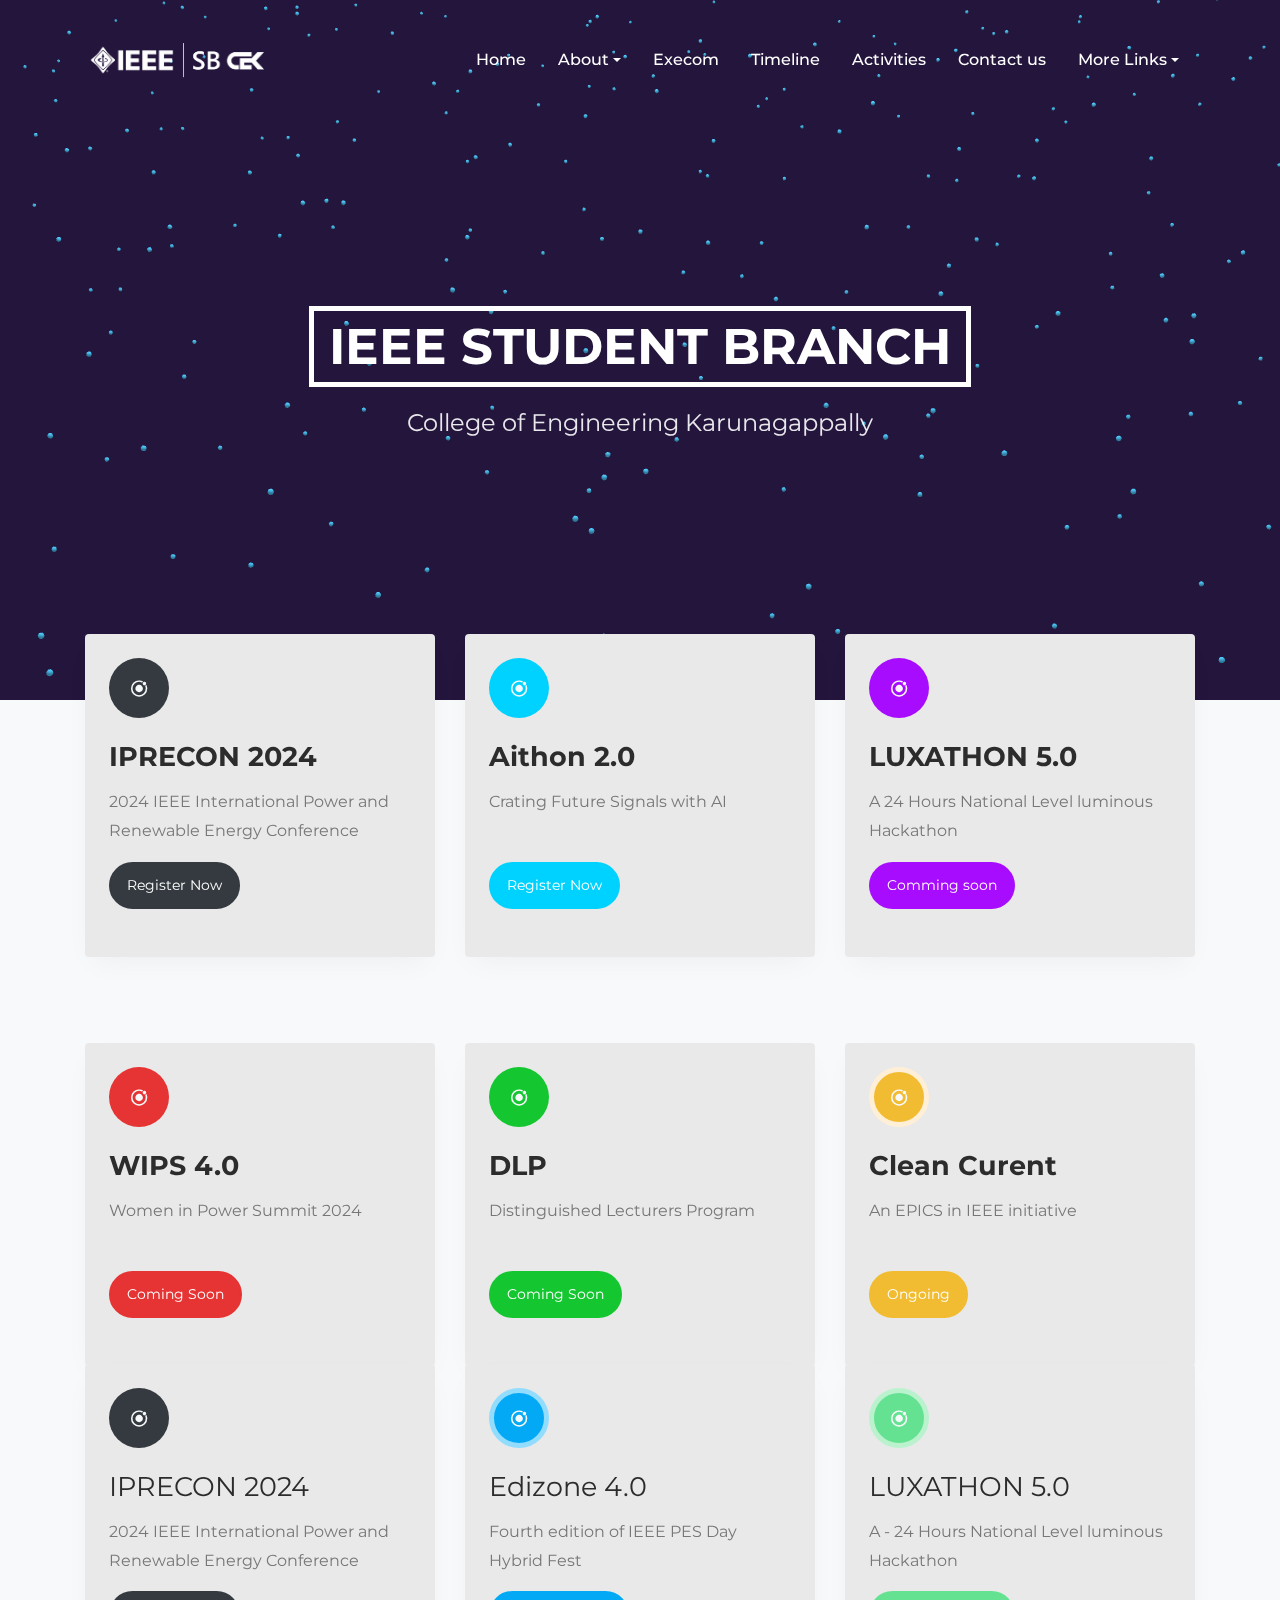
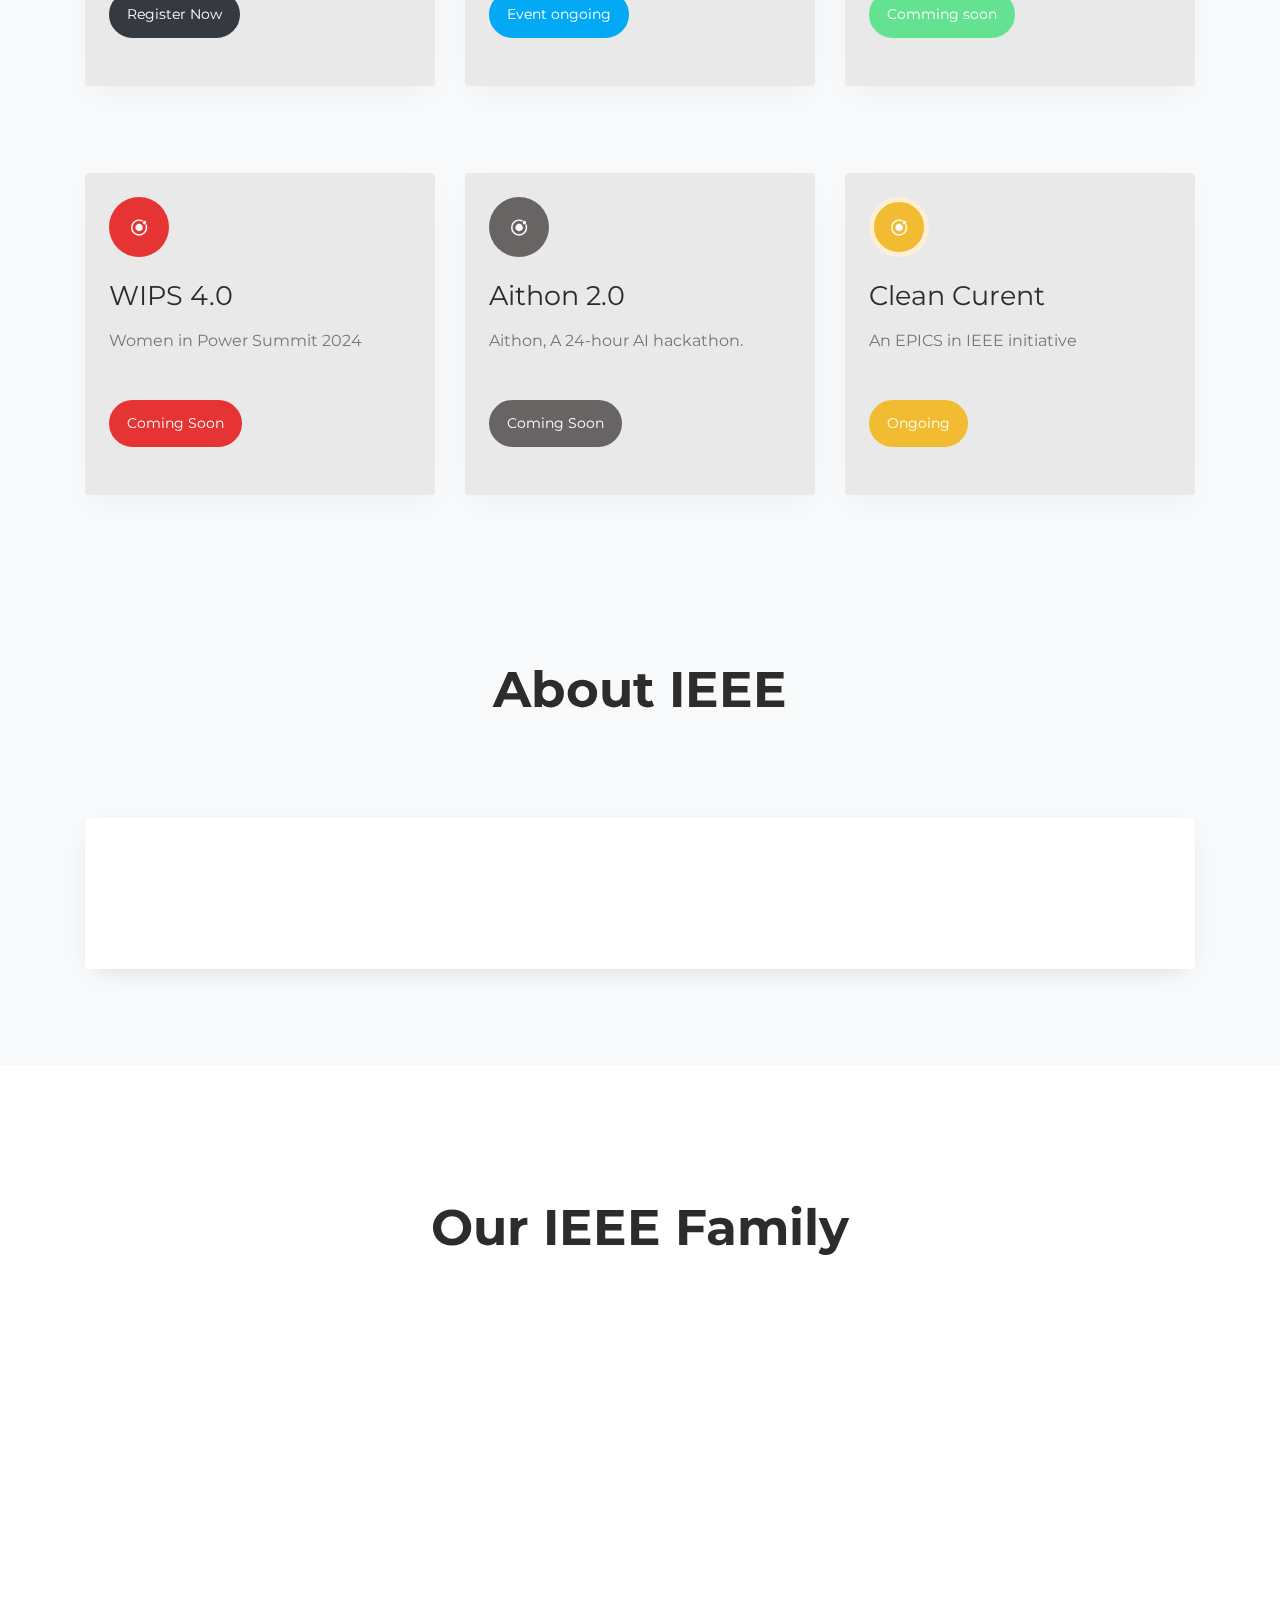
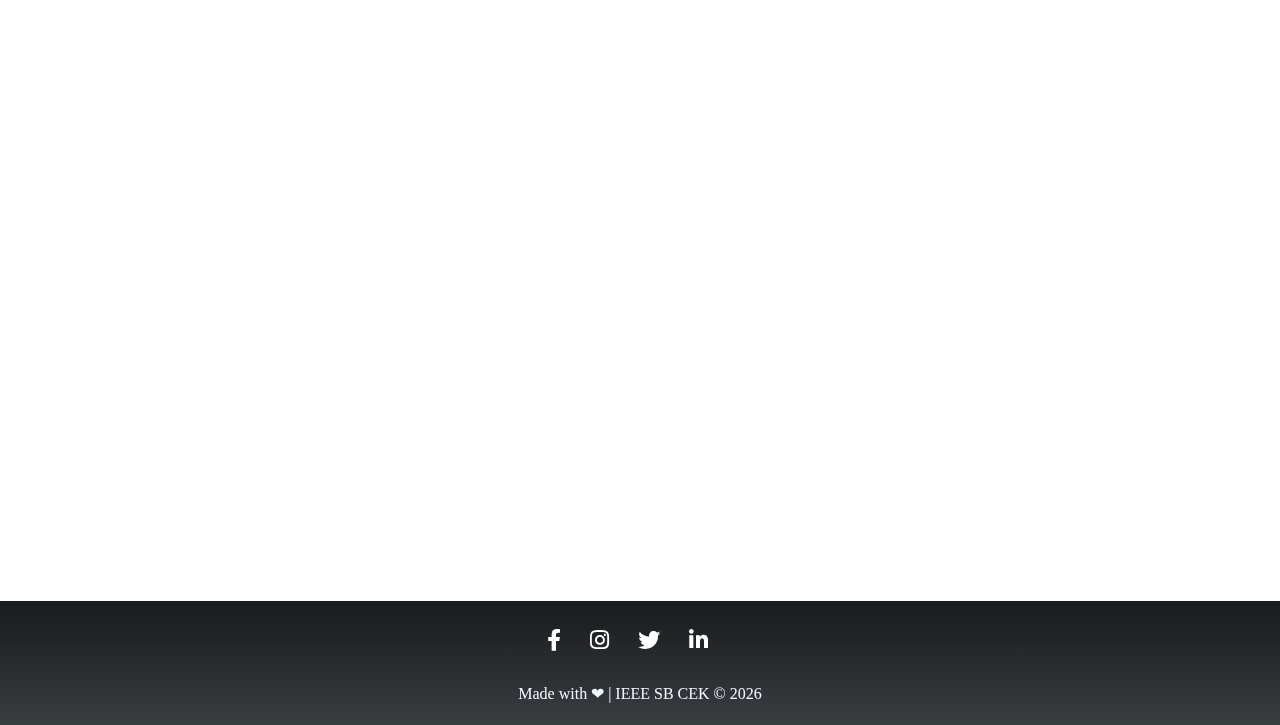
<file: index.html>
<!DOCTYPE html>
<html lang="en">
  <head>
    <title>Home | IEEE SB CEK</title>
    <meta charset="utf-8">
    <meta name="viewport" content="width=device-width, initial-scale=1, shrink-to-fit=no">
    
    <link href="https://fonts.googleapis.com/css?family=Montserrat:200,300,400,500,600,700&display=swap" rel="stylesheet">

    <link rel="stylesheet" href="css/open-iconic-bootstrap.min.css">
    <link rel="stylesheet" href="css/animate.css">
    
    <link rel="stylesheet" href="css/owl.carousel.min.css">
    <link rel="stylesheet" href="css/owl.theme.default.min.css">
    <link rel="stylesheet" href="css/magnific-popup.css">

    <link rel="stylesheet" href="css/aos.css">

    <link rel="stylesheet" href="css/ionicons.min.css">
		
	<link rel="stylesheet" href="css/bootstrap-datetimepicker.min.css">
	<link rel="stylesheet" href="css/nouislider.css">

    
    <link rel="stylesheet" href="css/flaticon.css">
    <link rel="stylesheet" href="css/icomoon.css">
	<link rel="stylesheet" href="css/style.css">
	<link rel="stylesheet" href="css/footer.css">
	<link rel="stylesheet" href="https://cdnjs.cloudflare.com/ajax/libs/font-awesome/5.11.2/css/all.css">
  </head>
  <body>
		
  <div class="main-section">

	<nav class="navbar navbar-expand-lg navbar-dark ftco_navbar bg-dark ftco-navbar-light" id="ftco-navbar">
	    <div class="container">
	      <a class="navbar-brand" href="index.html"><img src="images/ieee.png" height="50px"></a>
	      <button class="navbar-toggler" type="button" data-toggle="collapse" data-target="#ftco-nav" aria-controls="ftco-nav" aria-expanded="false" aria-label="Toggle navigation">
	        <span class="oi oi-menu"></span> Menu
	      </button>
	      <div class="collapse navbar-collapse" id="ftco-nav">
	        <ul class="navbar-nav ml-auto">
			  <li class="nav-item"><a href="index.html" class="nav-link icon d-flex align-items-center">Home</a></li>
			  <li class="nav-item df-elx dropdown">
				<a class="nav-link d-flex align-items-center dropdown-toggle" href="#" id="navbarDropdown" role="button" data-toggle="dropdown" aria-haspopup="true" aria-expanded="false">
				  About 
				</a>
				<div class="dropdown-menu dropdown-menu-right" aria-labelledby="navbarDropdown">
				  <a class="dropdown-item" href="about.html">About us</a>
				  <a class="dropdown-item" href="legacy.html">Legacy</a>
				  <div class="dropdown-divider"></div>
				  <a class="dropdown-item" href="docs/bylaw.pdf">Constitution</a>
				</div>
			  </li>
			  <li class="nav-item"><a href="execom.html" class="nav-link icon d-flex align-items-center">Execom</a></li>
			  <li class="nav-item"><a href="indexcop.html" class="nav-link icon d-flex align-items-center">Timeline</a></li>
			  <li class="nav-item"><a href="https://site.ieee.org/sb-cek" class="nav-link icon d-flex align-items-center">Activities</a></li>
			  <li class="nav-item"><a href="contactus.html" class="nav-link icon d-flex align-items-center">Contact us</a></li>
			  <li class="nav-item df-elx dropdown">
				<a class="nav-link d-flex align-items-center dropdown-toggle" href="#" id="navbarDropdown" role="button" data-toggle="dropdown" aria-haspopup="true" aria-expanded="false">
				  More Links
				</a>
				<div class="dropdown-menu dropdown-menu-right" aria-labelledby="navbarDropdown">
				  <a class="dropdown-item" href="http://www.ieee.org/">IEEE.org</a>
				  <div class="dropdown-divider"></div>
				  <a class="dropdown-item" href="http://ieeexplore.ieee.org/">IEEE Xplore Digital Library</a>
				  <div class="dropdown-divider"></div>
				  <a class="dropdown-item" href="http://standards.ieee.org/">IEEE Standards</a>
				  <div class="dropdown-divider"></div>
				  <a class="dropdown-item" href="https://spectrum.ieee.org/">IEEE Spectrum</a>
				  <div class="dropdown-divider"></div>
				  <a class="dropdown-item" href="http://www.ieeer10.org/">IEEE Region 10</a>
				  <div class="dropdown-divider"></div>
				  <a class="dropdown-item" href="https://ieeekerala.org/">IEEE Kerala Section</a>
				  <div class="dropdown-divider"></div>
				  <a class="dropdown-item" href="http://www.ieee.org/sitemap">More Sites</a>
				</div>
			  </li>
	        </ul>
	      </div>
		  </div>
	  </nav>
    <!-- END nav -->
<!-- Banner -->
	  <section class="hero-wrap" style="background-image: url(images/bg_1.jpg);" >
  		<div id="net">
  		<div class="container">
  			<div class="row description  align-items-center justify-content-center">
  				<div class="col-md-8 text-center">
  					<div class="text">
  						<h1 class="mb-4"><span>IEEE Student Branch</span></h1>
  						<h4 class="mb-5 mt-2">College of Engineering Karunagappally</h4>
  					</div>
  				</div>
  			</div>
  		</div>
  	</section>

<!-- CARD -->
	  <section class="ftco-section bg-light" id="cards">
        <div class="container card-styles">
<!-- ROW START-->
            <div class="row">
<!-- CARD_1 -->
                <div class="col-md-4">
                    <div class="card">
                        <div class="icon-wrap px-4 pt-4">
                            <div class="icon d-flex justify-content-center align-items-center bg-dark rounded-circle">
                                <span class="ion-logo-ionic text-light"></span>
                            </div>
                        </div>
                      <div class="card-body pb-5 px-4">
                        <h5 class="card-title"><b>IPRECON 2024</b></h5>
                        <p class="card-text">2024 IEEE International Power and Renewable Energy Conference</p>
                        <a href="https://iprecon.org/registration.html" class="btn btn-dark">Register Now</a>
                      </div>
                    </div>
                </div>
<!-- CARD_2 -->
                <div class="col-md-4">
                    <div class="card">
                        <div class="icon-wrap px-4 pt-4">
                            <div class="icon d-flex justify-content-center align-items-center bg-blue rounded-circle" >
                                <span class="ion-logo-ionic text-light"></span>
                            </div>
                        </div>
                      <div class="card-body pb-5 px-4">
                        <h5 class="card-title"><b>Aithon 2.0</b></h5>
                        <p class="card-text">Crating Future Signals with AI</p>
                        <br>			
                        <a href="https://aithon.ieeesbcek.org" class="btn btn-blue">Register Now</a>
                      </div>
                    </div>
                </div>
<!-- CARD_3 -->
                <div class="col-md-4">
                    <div class="card">
                        <div class="icon-wrap px-4 pt-4">
                            <div class="icon d-flex justify-content-center align-items-center bg-violet rounded-circle">
                                <span class="ion-logo-ionic text-light"></span>
                            </div>
                        </div>
                      <div class="card-body pb-5 px-4">
                        <h5 class="card-title"><b>LUXATHON 5.0</b></h5>
                        <p class="card-text">A 24 Hours National Level luminous Hackathon</p>
                        <a href="https://luxathon.ieeesbcek.org" class="btn btn-violet">Comming soon</a>
                      </div>
                    </div>
                </div>
            </div>
            <br>
            <br>
            <br>
<!-- ROW-END -->
 <!-- ROW-START -->
            <div class="row">
<!-- CARD_4 -->
                <div class="col-md-4">
                    <div class="card">
                        <div class="icon-wrap px-4 pt-4">
                            <div class="icon d-flex justify-content-center align-items-center bg-danger rounded-circle">
                                <span class="ion-logo-ionic text-light"></span>
                            </div>
                        </div>
                      <div class="card-body pb-5 px-4">
                        <h5 class="card-title"><b>WIPS 4.0</b></h5>
                        <p class="card-text">Women in Power Summit 2024</p>
                        <br>
                        <a href="https://wips.ieeesbcek.org" class="btn btn-danger">Coming Soon</a>
                      </div>
                    </div>
                </div>
<!-- CARD_5 -->
                <div class="col-md-4">
                    <div class="card">
                        <div class="icon-wrap px-4 pt-4">
                            <div class="icon d-flex justify-content-center align-items-center bg-green rounded-circle">
                                <span class="ion-logo-ionic text-light"></span>
                            </div>
                        </div>
                      <div class="card-body pb-5 px-4">
                        <h5 class="card-title"><b>DLP</b></h5>
                        <p class="card-text">Distinguished Lecturers Program</p>
						<br>
                        <a href="#" class="btn btn-green">Coming Soon</a>
                      </div>
                    </div>
                </div>
<!-- CARD_6 -->
                <div class="col-md-4">
                    <div class="card">
                        <div class="icon-wrap px-4 pt-4">
                            <div class="icon d-flex justify-content-center align-items-center bg-warning rounded-circle">
                                <span class="ion-logo-ionic text-light"></span>
                            </div>
                        </div>
                      <div class="card-body pb-5 px-4">
                        <h5 class="card-title"><b>Clean Curent</b></h5>
                        <p class="card-text"> An EPICS in IEEE initiative </p>
                        <br>
                        <a href="#" class="btn btn-warning">Ongoing</a>
                      </div>
                    </div>
                </div>
            </div>
        </div>
<!-- ROW-END -->
    </section>

  <section class="ftco-section bg-light" id="cards">
	<div class="container card-styles">
		<div class="row">
			<div class="col-md-4">
				<div class="card">
					<div class="icon-wrap px-4 pt-4">
						<div class="icon d-flex justify-content-center align-items-center bg-dark rounded-circle">
							<span class="ion-logo-ionic text-light"></span>
						</div>
					</div>
				  <div class="card-body pb-5 px-4">
					<h5 class="card-title">IPRECON 2024</h5>
					<p class="card-text">2024 IEEE International Power and Renewable Energy Conference</p>
					<a href="https://iprecon.org/registration.html" class="btn btn-dark">Register Now</a>
				  </div>
				</div>
			</div>
			<div class="col-md-4">
				<div class="card">
					<div class="icon-wrap px-4 pt-4">
						<div class="icon d-flex justify-content-center align-items-center bg-info rounded-circle">
							<span class="ion-logo-ionic text-light"></span>
						</div>
					</div>
				  <div class="card-body pb-5 px-4">
					<h5 class="card-title">Edizone 4.0 </h5>
					<p class="card-text"> Fourth edition of IEEE PES Day Hybrid Fest 
					</p>
					
					<a href="https://edizone.ieeesbcek.org/" class="btn btn-info">Event ongoing</a>
				  </div>
				</div>
			</div>
			<div class="col-md-4">
				<div class="card">
					<div class="icon-wrap px-4 pt-4">
						<div class="icon d-flex justify-content-center align-items-center bg-success rounded-circle">
							<span class="ion-logo-ionic text-light"></span>
						</div>
					</div>
				  <div class="card-body pb-5 px-4">
					<h5 class="card-title">LUXATHON 5.0</h5>
					<p class="card-text">A - 24 Hours National Level luminous Hackathon</p>
					<a href="#" class="btn btn-success">Comming soon</a>
				  </div>
				</div>
			</div>
		</div>
		<br>
		<br>
		<br>
		<div class="row">
			<div class="col-md-4">
				<div class="card">
					<div class="icon-wrap px-4 pt-4">
						<div class="icon d-flex justify-content-center align-items-center bg-danger rounded-circle">
							<span class="ion-logo-ionic text-light"></span>
						</div>
					</div>
				  <div class="card-body pb-5 px-4">
					<h5 class="card-title">WIPS 4.0</h5>
					<p class="card-text">Women in Power Summit 2024</p>
					<br>
					<a href="#" class="btn btn-danger">Coming Soon</a>
				  </div>
				</div>
			</div>
			<div class="col-md-4">
				<div class="card">
					<div class="icon-wrap px-4 pt-4">
						<div class="icon d-flex justify-content-center align-items-center bg-secondary rounded-circle" >
							<span class="ion-logo-ionic text-light"></span>
						</div>
					</div>
				  <div class="card-body pb-5 px-4">
					<h5 class="card-title">Aithon 2.0 </h5>
					<p class="card-text">Aithon, A 24-hour AI hackathon.</p>
					<br>					
					<a href="#" class="btn btn-secondary">Coming Soon</a>
				  </div>
				</div>
			</div>
			<div class="col-md-4">
				<div class="card">
					<div class="icon-wrap px-4 pt-4">
						<div class="icon d-flex justify-content-center align-items-center bg-warning rounded-circle">
							<span class="ion-logo-ionic text-light"></span>
						</div>
					</div>
				  <div class="card-body pb-5 px-4">
					<h5 class="card-title">Clean Curent </h5>
					<p class="card-text"> An EPICS in IEEE initiative </p>
					<br>
		
					<a href="#" class="btn btn-warning">Ongoing</a>
				  </div>
				</div>
			</div>
		</div>
	</div>
</section>

	  <section class="ftco-section ftco-section-2 bg-light" id="navigationTabs">
		<div class="container">
			<div class="row">
				<div class="col-md-12 mb-5 mb-md-0">
					<h2 class="heading-section mb-3 text-center"><b>About IEEE</b></h2>
					<div class="tabulation">
						<ul class="nav nav-pills nav-fill d-md-flex d-block">
						  <li class="nav-item os-init aos-animate" data-aos="fade-up" data-aos-delay="200">
							<a class="nav-link active py-3" data-toggle="tab" href="#home"><span class="ion-ios-alert mr-2"></span>What is IEEE?</a>
						  </li>
						  <li class="nav-item os-init aos-animate" data-aos="fade-up" data-aos-delay="200">
							<a class="nav-link py-3 mx-md-3" data-toggle="tab" href="#menu1"><span class="ion-ios-navigate mr-2"></span>Mission</a>
						  </li>
						  <li class="nav-item os-init aos-animate" data-aos="fade-up" data-aos-delay="200">
							<a class="nav-link py-3" data-toggle="tab" href="#menu2"><span class="ion-ios-people mr-2"></span>Vision</a>
						  </li>
						</ul>
	
						<div class="tab-content rounded mt-md-3">
						  <div class="tab-pane container p-4 active os-init aos-animate" data-aos="fade-up" data-aos-delay="200" id="home">
							  <p>The IEEE (Institute of Electrical and Electronics Engineers) is the world's largest technical professional society -- promoting the development and application of electrotechnology and allied sciences for the benefit of humanity, the advancement of the profession, and the well-being of its members.</p>
						  </div>
						  <div class="tab-pane container p-4 fade os-init aos-animate" data-aos="fade-up" data-aos-delay="200" id="menu1">
							  <p>IEEE will be essential to the global technical community and to technical professionals everywhere, and be universally recognized for the contributions of technology and of technical professionals in improving global conditions.</p>
						  </div>
						  <div class="tab-pane container p-4 fade os-init aos-animate" data-aos="fade-up" data-aos-delay="200" id="menu2">
							  <p>IEEE’s core purpose is to foster technological innovation and excellence for the benefit of humanity.</p>
						  </div>
						</div>
					</div>
				</div>
			</div>
		</div></li>
	</section>



  <section class="ftco-section ftco-section-47 " id="carousel">
	<div class="container-fluid">
		<div class="row justify-content-center">
			
			<div class="col-md-12">
				<div id="demo" class="carousel slide" data-ride="carousel">

				  <!-- Indicators -->
				  <!-- <ul class="carousel-indicators">
					<li data-target="#demo" data-slide-to="0" class="active"></li>
					<li data-target="#demo" data-slide-to="1"></li>
					<li data-target="#demo" data-slide-to="2"></li>
					<li data-target="#demo" data-slide-to="3"></li>
					<li data-target="#demo" data-slide-to="4"></li>
					<li data-target="#demo" data-slide-to="5"></li>
					<li data-target="#demo" data-slide-to="6"></li>
					<li data-target="#demo" data-slide-to="7"></li>
					<li data-target="#demo" data-slide-to="8"></li>
					<li data-target="#demo" data-slide-to="9"></li>
					<li data-target="#demo" data-slide-to="10"></li>					
				  </ul> -->
				  
				  <!-- The slideshow -->
				  <div class="carousel-inner">
					<div class="carousel-item">
					  <img src="images/1.png" alt="" class="img-fluid rounded">
					</div>
					<div class="carousel-item">
					  <img src="images/5.jpg" alt="" class="img-fluid rounded">
					</div>
					<div class="carousel-item">
					  <img src="images/6.jpg" alt="" class="img-fluid rounded">
					</div>
					<div class="carousel-item">
					  <img src="images/7.jpg" alt="" class="img-fluid rounded">
					</div>
					<div class="carousel-item">
					  <img src="images/8.jpg" alt="" class="img-fluid rounded">
					</div>
					<div class="carousel-item">
					  <img src="images/9.jpg" alt="" class="img-fluid rounded">
					</div>
					<div class="carousel-item">
					  <img src="images/10.jpg" alt="" class="img-fluid rounded">
					</div>
					<div class="carousel-item">
						<img src="images/11.jpg" alt="" class="img-fluid rounded">
					  </div>					
				 	 </div>
				 	<div class="carousel-item">
					<img src="images/12.jpg" alt="" class="img-fluid rounded">
				  	 </div>					
			 		</div>
				  
				  <!-- Left and right controls -->
				  <a class="carousel-control-prev" href="#demo" data-slide="prev">
					<span class="ion-ios-arrow-round-back"></span>
				  </a>
				  <a class="carousel-control-next" href="#demo" data-slide="next">
					<span class="ion-ios-arrow-round-forward"></span>
				  </a>
				</div>
			</div>
		</div>
	</div>
</section>

	<section class="ftco-section" id="images">
		<div class="container">
			<div class="row">
				<div class="col-md-12">
					<h2 class="heading-section mb-4 text-center"><b>Our IEEE Family</b></h2>
					<div class="row">
						<div class="col-md-4 text-center os-init aos-animate" data-aos="fade-up" data-aos-delay="200">
							
							<div class="image-wrap">
								<img src="images/wie.png" alt="Circle Image" class="rounded-circle img-fluid image">
							</div>
	
						</div>
						<div class="col-md-4 text-center os-init aos-animate" data-aos="fade-up" data-aos-delay="200">
							
							<div class="image-wrap">
								<img src="images/cs.png" alt="Circle Image" class="rounded-circle img-fluid image">
							</div>
	
						</div>
	
						<div class="col-md-4 text-center os-init aos-animate" data-aos="fade-up" data-aos-delay="200">
							
							<div class="image-wrap">
								<img src="images/pes.png" alt="Circle Image" class="rounded-circle img-fluid image">
							</div>
	
						</div>
					</div>
				</div>
			</div>
			<div class="row">
				<div class="col-md-12">
					<div class="row">
						<div class="col-md-4 text-center">
							
							<div class="image-wrap os-init aos-animate" data-aos="fade-up" data-aos-delay="200">
								<img src="images/ras.png" alt="Circle Image" class="rounded-circle img-fluid image">
							</div>
	
						</div>
						<div class="col-md-4 text-center">
							
							<div class="image-wrap os-init aos-animate" data-aos="fade-up" data-aos-delay="200">
								<img src="images/ias.png" alt="Circle Image" class="rounded-circle img-fluid image">
							</div>
	
						</div>
	
						<div class="col-md-4 text-center">
							
							<div class="image-wrap os-init aos-animate" data-aos="fade-up" data-aos-delay="200">
								<img src="images/npss.png" alt="Circle Image" class="rounded-circle img-fluid image">
							</div>
	
						</div>
					</div>
				</div>
			</div>
			<div class="row">
				<div class="col-md-12  text-center">
				<div class="row">
					<div class="col-md-4 text-center">	
						<div class="image-wrap os-init aos-animate" data-aos="fade-up" data-aos-delay="200">
							<img src="images/pels.png" alt="Circle Image" class="rounded-circle img-fluid " style="height: 250px;">
						</div>
					</div>

					<div class="col-md-4 text-center">	
						<div class="image-wrap os-init aos-animate" data-aos="fade-up" data-aos-delay="200">
							<img src="images/pho.png" alt="Circle Image" class="rounded-circle img-fluid " style="height: 250px;">
						</div>
					</div>	

					<div class="col-md-4 text-center">	
						<div class="image-wrap os-init aos-animate" data-aos="fade-up" data-aos-delay="200">
							<img src="images/MTT-S.png" alt="Circle Image" class="rounded-circle img-fluid " style="height: 250px;">
						</div>
					</div>	
				</div>
				</div>
			</div>
			<div class="row">
				<div class="col-md-12  text-center">
				<div class="row">
					<div class="col-md-4 text-center">	
						<div class="image-wrap os-init aos-animate" data-aos="fade-up" data-aos-delay="200">
							<img src="images/SSCS.png" alt="Circle Image" class="rounded-circle img-fluid " style="height: 250px;">
						</div>
					</div>

					<div class="col-md-4 text-center">	
						<div class="image-wrap os-init aos-animate" data-aos="fade-up" data-aos-delay="200">
							<img src="images/SPS.png" alt="Circle Image" class="rounded-circle img-fluid " style="height: 250px;">
						</div>
					</div>	

					<div class="col-md-4 text-center">	
						<div class="image-wrap os-init aos-animate" data-aos="fade-up" data-aos-delay="200">
							<img src="images/sight.png" alt="Circle Image" class="rounded-circle img-fluid " style="height: 250px;">
						</div>
					</div>	
				</div>
				</div>
			</div>
		</div>
	</section>
	  <!-- - - - - -end- - - - -  -->
		

	  <footer>
		<div class="footer-container">
			<div class="col-md-12" style="text-align: center;">
			
			  <div class="social-media" style="text-align: center;">
				<a href="https://www.facebook.com/ieeeceksb/"><i class="fab fa-facebook-f"></i></a>
				<a href="https://www.instagram.com/ieee_sb_cek/?hl=en"><i class="fab fa-instagram"></i></a>
				<a href="https://twitter.com/IEEE_SB_CEK"><i class="fab fa-twitter"></i></a>
				<a href="https://www.linkedin.com/company/ieeesbcek"><i class="fab fa-linkedin-in"></i></a>
			  </div>
			  <div class="col-md-12 text-center" style="text-align: center;">
				<p style="color: aliceblue; text-align: center;">Made with ❤ | IEEE SB CEK &copy; <script>
					document.write(new Date().getFullYear());</script></p>
			  </div>
			</div>

 
  
	  </footer>

  </div>

  <!-- loader -->
  <div id="ftco-loader" class="show fullscreen"><svg class="circular" width="48px" height="48px"><circle class="path-bg" cx="24" cy="24" r="22" fill="none" stroke-width="4" stroke="#eeeeee"/><circle class="path" cx="24" cy="24" r="22" fill="none" stroke-width="4" stroke-miterlimit="10" stroke="#03A9F4"/></svg></div>


  <script src="js/jquery.min.js"></script>
  <script src="js/jquery-migrate-3.0.1.min.js"></script>
  <script src="js/popper.min.js"></script>
  <script src="js/bootstrap.min.js"></script>
  <script src="js/jquery.easing.1.3.js"></script>
  <script src="js/jquery.waypoints.min.js"></script>
  <script src="js/jquery.stellar.min.js"></script>
  <script src="js/owl.carousel.min.js"></script>
  <script src="js/jquery.magnific-popup.min.js"></script>
  <script src="js/aos.js"></script>

  <script src="js/nouislider.min.js"></script>
  <script src="js/moment-with-locales.min.js"></script>
  <script src="js/bootstrap-datetimepicker.min.js"></script>
  <script src="js/main.js"></script>
  <script src="js/three.r95.min.js"></script>
  <script src="js/net.min.js"></script>
  <script>
	test.NET({
	  el: "#net",
	  mouseControls: true,
	  touchControls: true,
	  minHeight: 200.00,
	  minWidth: 200.00,
	  scale: 1.00,
	  scaleMobile: 1.00,
	  points: 20.00,
	  maxDistance: 0.00,
	  spacing: 15.00,
	  color: 0x3fa2cc
	})
	</script>
  </body>
</html>
</file>
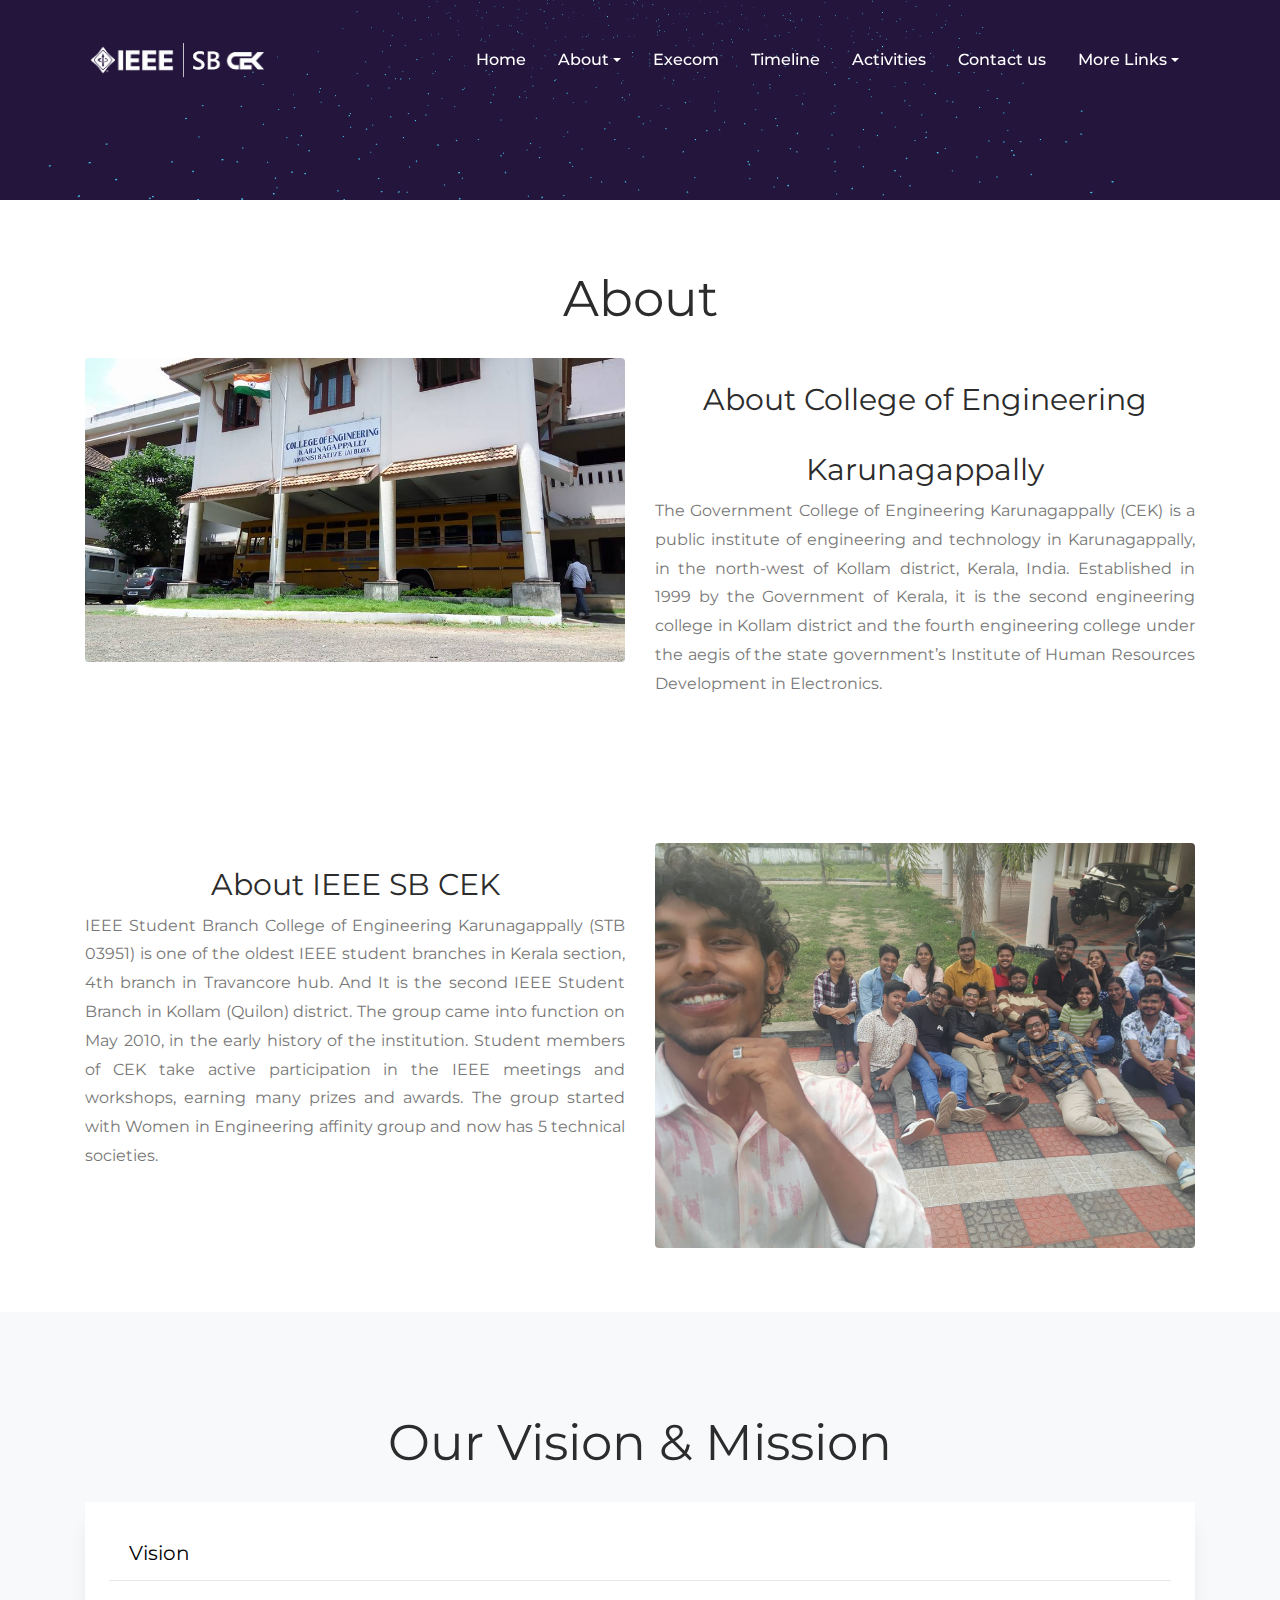
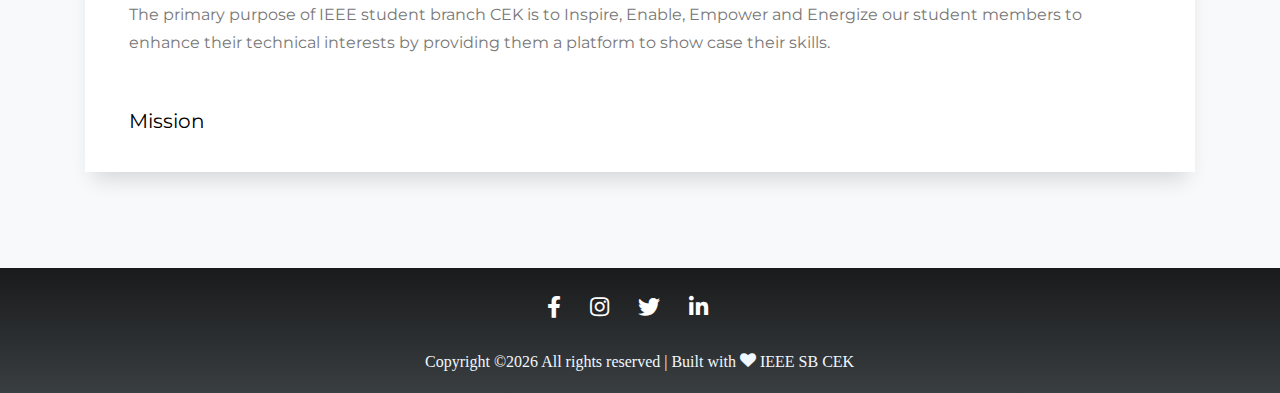
<file: about.html>
<!DOCTYPE html>
<html lang="en">
  <head>
    <title>About | IEEE SB CEK</title>
    <meta charset="utf-8">
    <meta name="viewport" content="width=device-width, initial-scale=1, shrink-to-fit=no">
    
    <link href="https://fonts.googleapis.com/css?family=Montserrat:200,300,400,500,600,700&display=swap" rel="stylesheet">

    <link rel="stylesheet" href="css/open-iconic-bootstrap.min.css">
    <link rel="stylesheet" href="css/animate.css">
    
    <link rel="stylesheet" href="css/owl.carousel.min.css">
    <link rel="stylesheet" href="css/owl.theme.default.min.css">
    <link rel="stylesheet" href="css/magnific-popup.css">

    <link rel="stylesheet" href="css/aos.css">

    <link rel="stylesheet" href="css/ionicons.min.css">
		
		<link rel="stylesheet" href="css/bootstrap-datetimepicker.min.css">
		<link rel="stylesheet" href="css/nouislider.css">

    
    <link rel="stylesheet" href="css/flaticon.css">
    <link rel="stylesheet" href="css/icomoon.css">
	<link rel="stylesheet" href="css/style.css">
	<link rel="stylesheet" href="css/footer.css">
	<link rel="stylesheet" href="https://cdnjs.cloudflare.com/ajax/libs/font-awesome/5.11.2/css/all.css">
  </head>
  <body>
		
  <div class="main-section">
	<nav class="navbar navbar-expand-lg navbar-dark ftco_navbar bg-dark ftco-navbar-light" id="ftco-navbar">
	    <div class="container">
	      <a class="navbar-brand" href="index.html"><img src="images/ieee.png" height="50px"></a>
	      <button class="navbar-toggler" type="button" data-toggle="collapse" data-target="#ftco-nav" aria-controls="ftco-nav" aria-expanded="false" aria-label="Toggle navigation">
	        <span class="oi oi-menu"></span> Menu
	      </button>
	      <div class="collapse navbar-collapse" id="ftco-nav">
	        <ul class="navbar-nav ml-auto">
			  <li class="nav-item"><a href="index.html" class="nav-link icon d-flex align-items-center">Home</a></li>
			  <li class="nav-item df-elx dropdown">
				<a class="nav-link d-flex align-items-center dropdown-toggle" href="#" id="navbarDropdown" role="button" data-toggle="dropdown" aria-haspopup="true" aria-expanded="false">
				  About 
				</a>
				<div class="dropdown-menu dropdown-menu-right" aria-labelledby="navbarDropdown">
				  <a class="dropdown-item" href="about.html">About us</a>
				  <div class="dropdown-divider"></div>
				  <a class="dropdown-item" href="legacy.html">Legacy</a>
				  <div class="dropdown-divider"></div>
				  <a class="dropdown-item" href="docs/bylaw.pdf">Constitution</a>
				</div>
			  </li>
			  <li class="nav-item"><a href="execom.html" class="nav-link icon d-flex align-items-center">Execom</a></li>
			  <li class="nav-item"><a href="indexcop.html" class="nav-link icon d-flex align-items-center">Timeline</a></li>
			  <li class="nav-item"><a href="https://site.ieee.org/sb-cek" class="nav-link icon d-flex align-items-center">Activities</a></li>
			  <li class="nav-item"><a href="contactus.html" class="nav-link icon d-flex align-items-center">Contact us</a></li>
			  <li class="nav-item df-elx dropdown">
				<a class="nav-link d-flex align-items-center dropdown-toggle" href="#" id="navbarDropdown" role="button" data-toggle="dropdown" aria-haspopup="true" aria-expanded="false">
				  More Links
				</a>
				<div class="dropdown-menu dropdown-menu-right" aria-labelledby="navbarDropdown">
				  <a class="dropdown-item" href="http://www.ieee.org/">IEEE.org</a>
				  <div class="dropdown-divider"></div>
				  <a class="dropdown-item" href="http://ieeexplore.ieee.org/">IEEE Xplore Digital Library</a>
				  <div class="dropdown-divider"></div>
				  <a class="dropdown-item" href="http://standards.ieee.org/">IEEE Standards</a>
				  <div class="dropdown-divider"></div>
				  <a class="dropdown-item" href="https://spectrum.ieee.org/">IEEE Spectrum</a>
				  <div class="dropdown-divider"></div>
				  <a class="dropdown-item" href="http://www.ieeer10.org/">IEEE Region 10</a>
				  <div class="dropdown-divider"></div>
				  <a class="dropdown-item" href="https://ieeekerala.org/">IEEE Kerala Section</a>
				  <div class="dropdown-divider"></div>
				  <a class="dropdown-item" href="http://www.ieee.org/sitemap">More Sites</a>
				</div>
	        </ul>
	      </div>
		  </div>
	  </nav>
	<!-- END nav -->
	<div id="net">
	<div class="navbar-transparent px-md-0 img pb-md-5 navbar-wrap bg-transparent" style="background-image: url(images/bg_1.jpg); height: 200px;" data-stellar-background-ratio="0.5">
		
	</div>
</div>
	<section class="ftco-section" id="images">
		<div class="container">
			<div class="row">
				<div class="col-md-12">
					<h2 class="heading-section mb-4 text-center">About</h2>
					<div class="row">
						<div class="col-md-6 text-center">
							<div class="image-wrap">
								<img src="images/cek.jpg" alt="Round Image" class="rounded img-fluid image image-full ">
							</div>
						</div>
						<div class="col-md-6 text-center">
							<h2 class="heading-section mb-4">
								<small>About College of Engineering Karunagappally</small>
							</h2>
							<div class="image-wrap">
								<div class="text">
									<p align="justify">
										The Government College of Engineering Karunagappally (CEK) is a public institute of engineering and technology in Karunagappally, in the north-west of Kollam district, Kerala, India. Established in 1999 by the Government of Kerala, it is the second engineering college in Kollam district and the fourth engineering college under the aegis of the state government’s Institute of Human Resources Development in Electronics.
									</p></div>
							</div>
						</div>
					</div>
				</div>
			</div>
		</div>
  </section>
  <section class="ftco-section" id="images">
	<div class="container">
		<div class="row">
			<div class="col-md-12">

				<div class="row">
					<div class="col-md-6 text-center">
						<h2 class="heading-section mb-4">
							<small>About IEEE SB CEK</small>
						</h2>
						<div class="image-wrap">
							<div class="text">
								<p align="justify">
									IEEE Student Branch College of Engineering Karunagappally (STB 03951) is one of the oldest IEEE student branches in Kerala section, 4th branch in Travancore hub. And It is the second IEEE Student Branch in Kollam (Quilon) district. The group came into function on May 2010, in the early history of the institution. Student members of CEK take active participation in the IEEE meetings and workshops, earning many prizes and awards. The group started with Women in Engineering affinity group and now has 5 technical societies.</p></div>
						</div>
						
					</div>
					<div class="col-md-6 text-center">
						<div class="image-wrap">
							<img src="images/aboutimage.jpg" alt="Round Image" class="rounded img-fluid image image-full ">
						</div>
					</div>
				</div>
			</div>
		</div>
	</div>
</section>

<section class="ftco-section ftco-section-2 bg-light" id="javascriptsComponents">
	<div class="container">
		<div class="row">
<div class="col-md-12">
	<h2 class="heading-section mb-4 text-center">
		Our Vision & Mission
	</h2>
	<div id="accordion" class="myaccordion w-100 text-center py-4 px-1 px-md-4">
	  <div class="card">
		<div class="card-header" id="headingOne">
		  <h2 class="mb-0">
			<button class="d-flex align-items-center justify-content-between btn btn-link" data-toggle="collapse" data-target="#collapseOne" aria-expanded="true" aria-controls="collapseOne">
			  Vision
			  <i class="fa" aria-hidden="true"></i>
			</button>
		  </h2>
		</div>
		<div id="collapseOne" class="collapse show" aria-labelledby="headingOne" data-parent="#accordion">
		  <div class="card-body text-left">
			  <p>The primary purpose of IEEE student branch CEK is to Inspire, Enable, Empower and Energize our student members to       enhance their technical interests by providing them a platform to show case their skills.</p>
		  </div>
		</div>
	  </div>

	  <div class="card">
		<div class="card-header" id="headingTwo">
		  <h2 class="mb-0">
			<button class="d-flex align-items-center justify-content-between btn btn-link collapsed" data-toggle="collapse" data-target="#collapseTwo" aria-expanded="false" aria-controls="collapseTwo">
			  Mission
			  <i class="fa" aria-hidden="true"></i>
			</button>
		  </h2>
		</div>
		<div id="collapseTwo" class="collapse" aria-labelledby="headingTwo" data-parent="#accordion">
		  <div class="card-body text-left">
		<ul>
			<li>To bring the CEKians to the new world of technology.</li>

			<li>Introducing them to compete with the different students from different institutions.</li>
		   
			<li>Molding the students to learn beyond university syllabus.</li>
		   
			<li>Make students to earn scholarship's from international level.</li>
		   
			<li>Help the students to participate in state level, National level & International level congresses.</li>
		</ul>
		  </div>
		</div>
	  </div>
	</div>
</div>
</div>
</div>
</section>

<footer>
	<div class="footer-container">
		<div class="left-col" style="text-align: center;">
		
		  <div class="social-media">
			<a href="https://www.facebook.com/ieeeceksb/"><i class="fab fa-facebook-f"></i></a>
			<a href="https://www.instagram.com/ieee_sb_cek/?hl=en"><i class="fab fa-instagram"></i></a>
			<a href="https://twitter.com/IEEE_SB_CEK"><i class="fab fa-twitter"></i></a>
			<a href="https://www.linkedin.com/company/ieeesbcek"><i class="fab fa-linkedin-in"></i></a>
		  </div>
		  <div class="col-md-12 text-center" style="text-align: center;">
			<p style="color: aliceblue; ">Copyright &copy;<script>
				document.write(new Date().getFullYear());
  
			  </script> All rights reserved | Built with <i class="icon-heart" aria-hidden="true"></i> IEEE SB CEK</p>
		  </div>
		</div>



  </footer>

  </div>

  <!-- loader -->
  <div id="ftco-loader" class="show fullscreen"><svg class="circular" width="48px" height="48px"><circle class="path-bg" cx="24" cy="24" r="22" fill="none" stroke-width="4" stroke="#eeeeee"/><circle class="path" cx="24" cy="24" r="22" fill="none" stroke-width="4" stroke-miterlimit="10" stroke="#03A9F4"/></svg></div>


  <script src="js/jquery.min.js"></script>
  <script src="js/jquery-migrate-3.0.1.min.js"></script>
  <script src="js/popper.min.js"></script>
  <script src="js/bootstrap.min.js"></script>
  <script src="js/jquery.easing.1.3.js"></script>
  <script src="js/jquery.waypoints.min.js"></script>
  <script src="js/jquery.stellar.min.js"></script>
  <script src="js/owl.carousel.min.js"></script>
  <script src="js/jquery.magnific-popup.min.js"></script>
  <script src="js/aos.js"></script>

  <script src="js/nouislider.min.js"></script>
  <script src="js/moment-with-locales.min.js"></script>
  <script src="js/bootstrap-datetimepicker.min.js"></script>
  <script src="js/main.js"></script>
  <script src="js/three.r95.min.js"></script>
  <script src="js/net.min.js"></script>
  <script>
	test.NET({
	  el: "#net",
	  mouseControls: true,
	  touchControls: true,
	  minHeight: 200.00,
	  minWidth: 200.00,
	  scale: 1.00,
	  scaleMobile: 1.00,
	  points: 20.00,
	  maxDistance: 0.00,
	  spacing: 15.00,
	  color: 0x3fa2cc
	})
	</script>
  </body>
</html>
</file>
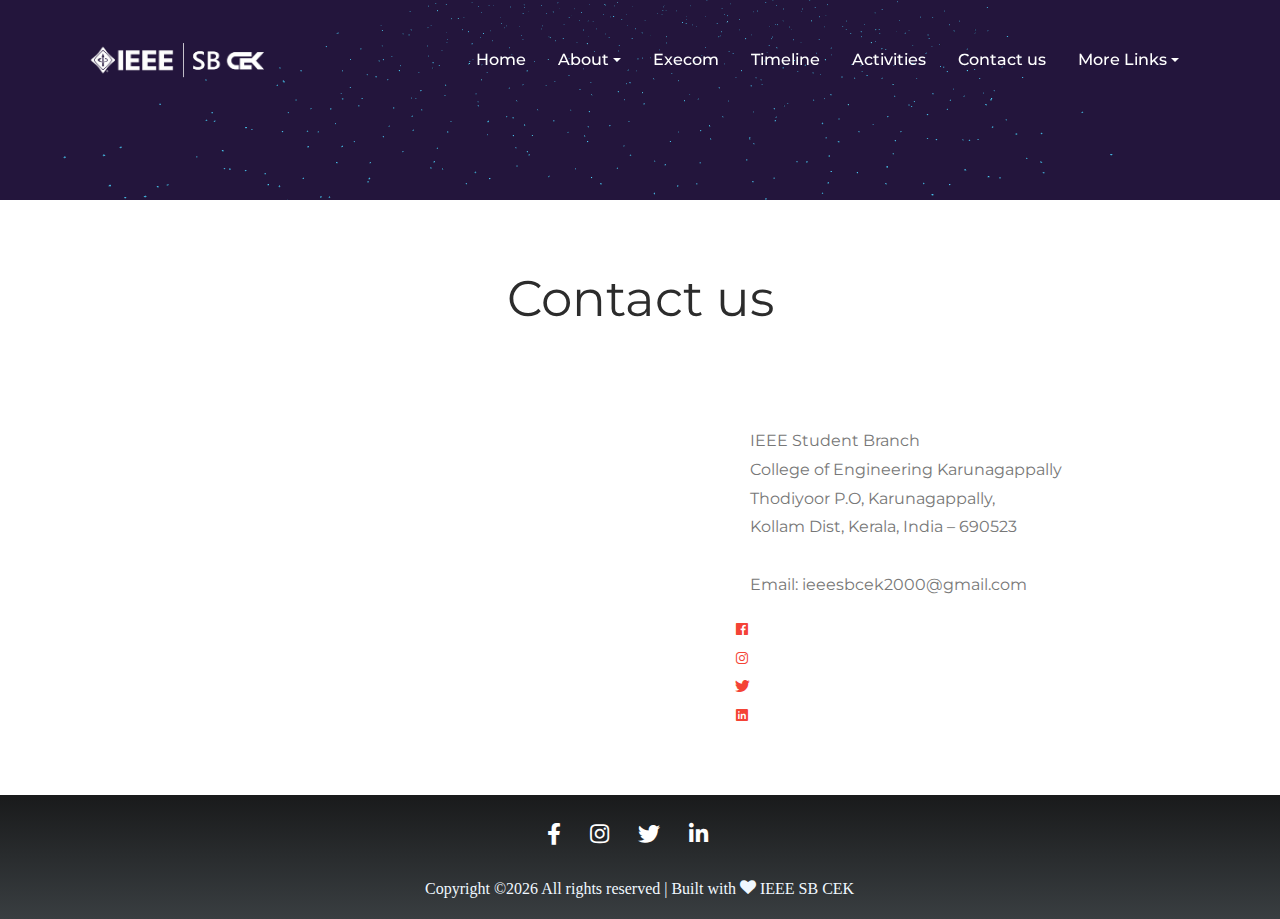
<file: contactus.html>
<!DOCTYPE html>
<html lang="en">
  <head>
    <title>Contact | IEEE SB CEK</title>
    <meta charset="utf-8">
    <meta name="viewport" content="width=device-width, initial-scale=1, shrink-to-fit=no">
    
    <link href="https://fonts.googleapis.com/css?family=Montserrat:200,300,400,500,600,700&display=swap" rel="stylesheet">

    <link rel="stylesheet" href="css/open-iconic-bootstrap.min.css">
    <link rel="stylesheet" href="css/animate.css">
    
    <link rel="stylesheet" href="css/owl.carousel.min.css">
    <link rel="stylesheet" href="css/owl.theme.default.min.css">
    <link rel="stylesheet" href="css/magnific-popup.css">

    <link rel="stylesheet" href="css/aos.css">

    <link rel="stylesheet" href="css/ionicons.min.css">
		
		<link rel="stylesheet" href="css/bootstrap-datetimepicker.min.css">
		<link rel="stylesheet" href="css/nouislider.css">

    
    <link rel="stylesheet" href="css/flaticon.css">
    <link rel="stylesheet" href="css/icomoon.css">
	<link rel="stylesheet" href="css/cont.css">
	<link rel="stylesheet" href="css/style.css">
	<link rel="stylesheet" href="css/footer.css">
	<link rel="stylesheet" href="https://cdnjs.cloudflare.com/ajax/libs/font-awesome/5.11.2/css/all.css">
	
  </head>
  <body>
		
  <div class="main-section">

	<nav class="navbar navbar-expand-lg navbar-dark ftco_navbar bg-dark ftco-navbar-light" id="ftco-navbar">
	    <div class="container">
	      <a class="navbar-brand" href="index.html"><img src="images/ieee.png" height="50px"></a>
	      <button class="navbar-toggler" type="button" data-toggle="collapse" data-target="#ftco-nav" aria-controls="ftco-nav" aria-expanded="false" aria-label="Toggle navigation">
	        <span class="oi oi-menu"></span> Menu
	      </button>
	      <div class="collapse navbar-collapse" id="ftco-nav">
	        <ul class="navbar-nav ml-auto">
			  <li class="nav-item"><a href="index.html" class="nav-link icon d-flex align-items-center">Home</a></li>
			  <li class="nav-item df-elx dropdown">
				<a class="nav-link d-flex align-items-center dropdown-toggle" href="#" id="navbarDropdown" role="button" data-toggle="dropdown" aria-haspopup="true" aria-expanded="false">
				  About 
				</a>
				<div class="dropdown-menu dropdown-menu-right" aria-labelledby="navbarDropdown">
				  <a class="dropdown-item" href="about.html">About us</a>
				  <div class="dropdown-divider"></div>
				  <a class="dropdown-item" href="legacy.html">Legacy</a>
				  <div class="dropdown-divider"></div>
				  <a class="dropdown-item" href="docs/bylaw.pdf">Constitution</a>
				</div>
			  </li>
			  <li class="nav-item"><a href="execom.html" class="nav-link icon d-flex align-items-center">Execom</a></li>
			  <li class="nav-item"><a href="indexcop.html" class="nav-link icon d-flex align-items-center">Timeline</a></li>
			  <li class="nav-item"><a href="https://site.ieee.org/sb-cek" class="nav-link icon d-flex align-items-center">Activities</a></li>
			  <li class="nav-item"><a href="contactus.html" class="nav-link icon d-flex align-items-center">Contact us</a></li>
			  <li class="nav-item df-elx dropdown">
				<a class="nav-link d-flex align-items-center dropdown-toggle" href="#" id="navbarDropdown" role="button" data-toggle="dropdown" aria-haspopup="true" aria-expanded="false">
				  More Links
				</a>
				<div class="dropdown-menu dropdown-menu-right" aria-labelledby="navbarDropdown">
				  <a class="dropdown-item" href="http://www.ieee.org/">IEEE.org</a>
				  <div class="dropdown-divider"></div>
				  <a class="dropdown-item" href="http://ieeexplore.ieee.org/">IEEE Xplore Digital Library</a>
				  <div class="dropdown-divider"></div>
				  <a class="dropdown-item" href="http://standards.ieee.org/">IEEE Standards</a>
				  <div class="dropdown-divider"></div>
				  <a class="dropdown-item" href="https://spectrum.ieee.org/">IEEE Spectrum</a>
				  <div class="dropdown-divider"></div>
				  <a class="dropdown-item" href="http://www.ieeer10.org/">IEEE Region 10</a>
				  <div class="dropdown-divider"></div>
				  <a class="dropdown-item" href="https://ieeekerala.org/">IEEE Kerala Section</a>
				  <div class="dropdown-divider"></div>
				  <a class="dropdown-item" href="http://www.ieee.org/sitemap">More Sites</a>
				</div>
	        </ul>
	      </div>
		  </div>
	  </nav>
	<!-- END nav -->
	<div id="net">
	<div class="navbar-transparent px-md-0 img pb-md-5 navbar-wrap bg-transparent" style="background-image: url(images/bg_1.jpg); height: 200px;" data-stellar-background-ratio="0.5">
	</div>
	</div>

    <section class="ftco-section" id="images">
		<div class="container">
			<div class="row">
				<div class="col-md-12">
					<h2 class="heading-section mb-4 text-center">Contact us</h2>
					<div class="row">
						<div class="col-md-7 ">
							<div class="map-responsive">
								<iframe src="https://maps.google.com/maps?q=College%20of%20Engineering%20Karunagappally%2C%20Kollam%2C%20Kerala%2C%20India&t=&z=13&ie=UTF8&iwloc=&output=embed" width="600" height="450" frameborder="0" style="border:0" allowfullscreen></iframe>
							</div>
						</div>
						<div class="col-md-5 text-center">
							<h2 class="heading-section mb-4">
									<br>
							</h2>
							<div class="image-wrap">
								<div class="text">
									<p align="justify">
										IEEE Student Branch<br>
										College of Engineering Karunagappally<br>
										Thodiyoor P.O, Karunagappally,<br>
										Kollam Dist, Kerala, India – 690523
										<br>
										<br>
										Email: ieeesbcek2000@gmail.com
									</p>
								</div>
								<div class="row">
									<div class="social-line">
										<a href="https://www.facebook.com/ieeeceksb/" class="btn-icon d-flex align-items-center justify-content-center">
										  <i class="ion-logo-facebook"></i>
										</a>
										<a href="https://www.instagram.com/ieee_sb_cek/?hl=en" class="btn-icon d-flex align-items-center justify-content-center">
										  <i class="ion-logo-instagram"></i>
										</a>
										<a href="https://twitter.com/IEEE_SB_CEK" class="btn-icon d-flex align-items-center justify-content-center">
										  <i class="ion-logo-twitter"></i>
										</a>
										<a href="https://www.linkedin.com/company/ieeesbcek" class="btn-icon d-flex align-items-center justify-content-center">
											<i class="ion-logo-linkedin"></i>
										  </a>
									</div>
								</div>
							</div>
						</div>
					</div>
				</div>
			</div>
		</div>
  </section>
 
  <footer>
  <div class="footer-container">
	  <div class="left-col" style="text-align: center;">
	  
		<div class="social-media">
		  <a href="https://www.facebook.com/ieeeceksb/"><i class="fab fa-facebook-f"></i></a>
		  <a href="https://www.instagram.com/ieee_sb_cek/?hl=en"><i class="fab fa-instagram"></i></a>
		  <a href="https://twitter.com/IEEE_SB_CEK"><i class="fab fa-twitter"></i></a>
		  <a href="https://www.linkedin.com/company/ieeesbcek"><i class="fab fa-linkedin-in"></i></a>
		</div>
		<div class="col-md-12 text-center" style="text-align: center;">
		  <p style="color: aliceblue; ">Copyright &copy;<script>
			  document.write(new Date().getFullYear());

			</script> All rights reserved | Built with <i class="icon-heart" aria-hidden="true"></i> IEEE SB CEK</p>
		</div>
	  </div>



</footer>

  </div>

  <!-- loader -->
  <div id="ftco-loader" class="show fullscreen"><svg class="circular" width="48px" height="48px"><circle class="path-bg" cx="24" cy="24" r="22" fill="none" stroke-width="4" stroke="#eeeeee"/><circle class="path" cx="24" cy="24" r="22" fill="none" stroke-width="4" stroke-miterlimit="10" stroke="#03A9F4"/></svg></div>


  <script src="js/jquery.min.js"></script>
  <script src="js/jquery-migrate-3.0.1.min.js"></script>
  <script src="js/popper.min.js"></script>
  <script src="js/bootstrap.min.js"></script>
  <script src="js/jquery.easing.1.3.js"></script>
  <script src="js/jquery.waypoints.min.js"></script>
  <script src="js/jquery.stellar.min.js"></script>
  <script src="js/owl.carousel.min.js"></script>
  <script src="js/jquery.magnific-popup.min.js"></script>
  <script src="js/aos.js"></script>

  <script src="js/nouislider.min.js"></script>
  <script src="js/moment-with-locales.min.js"></script>
  <script src="js/bootstrap-datetimepicker.min.js"></script>
  <script src="js/main.js"></script>
  <script src="js/three.r95.min.js"></script>
  <script src="js/net.min.js"></script>
  <script>
	test.NET({
	  el: "#net",
	  mouseControls: true,
	  touchControls: true,
	  minHeight: 200.00,
	  minWidth: 200.00,
	  scale: 1.00,
	  scaleMobile: 1.00,
	  points: 20.00,
	  maxDistance: 0.00,
	  spacing: 15.00,
	  color: 0x3fa2cc
	})
	</script>
		  </body>
</html>
</file>
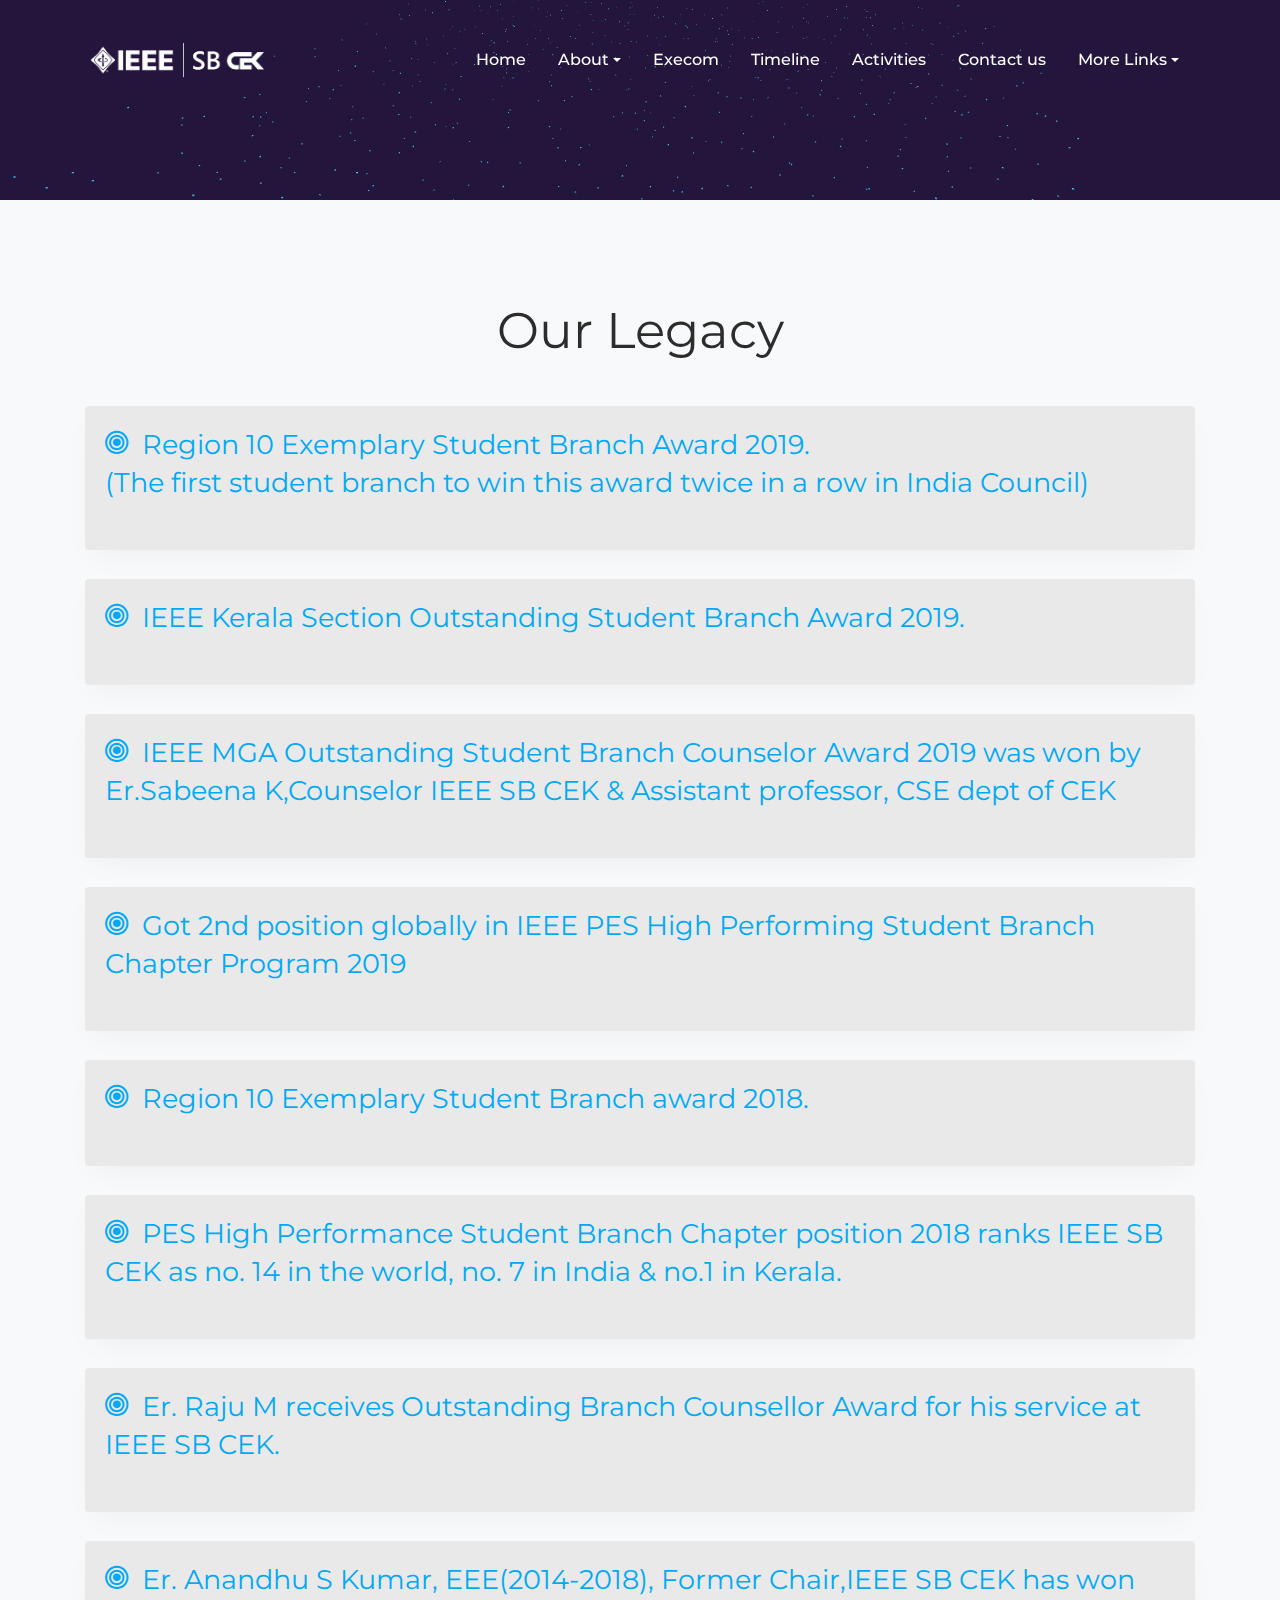
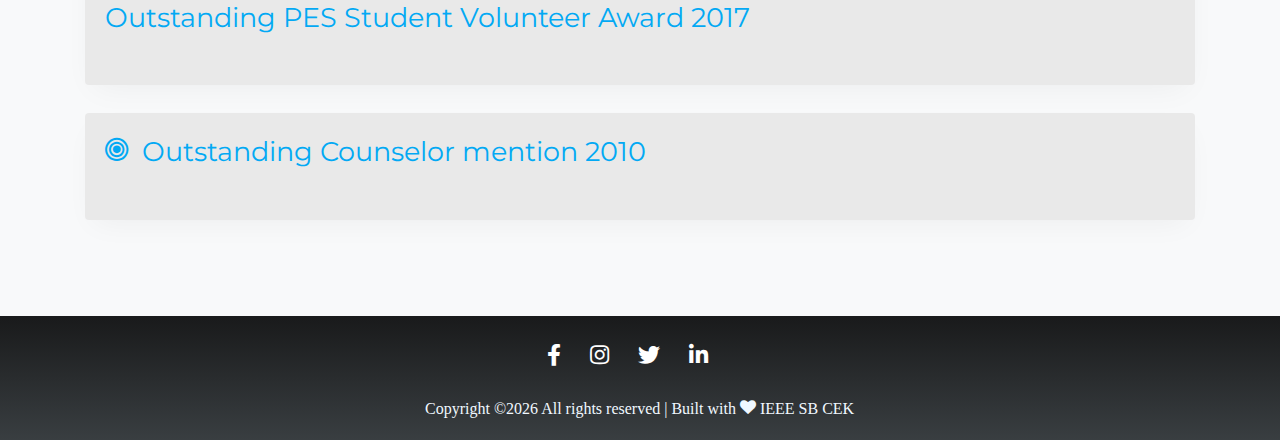
<file: legacy.html>
<!DOCTYPE html>
<html lang="en">
  <head>
    <title>Legacy | IEEE SB CEK</title>
    <meta charset="utf-8">
    <meta name="viewport" content="width=device-width, initial-scale=1, shrink-to-fit=no">
    
    <link href="https://fonts.googleapis.com/css?family=Montserrat:200,300,400,500,600,700&display=swap" rel="stylesheet">

    <link rel="stylesheet" href="css/open-iconic-bootstrap.min.css">
    <link rel="stylesheet" href="css/animate.css">
    
    <link rel="stylesheet" href="css/owl.carousel.min.css">
    <link rel="stylesheet" href="css/owl.theme.default.min.css">
    <link rel="stylesheet" href="css/magnific-popup.css">

    <link rel="stylesheet" href="css/aos.css">

    <link rel="stylesheet" href="css/ionicons.min.css">
		
		<link rel="stylesheet" href="css/bootstrap-datetimepicker.min.css">
		<link rel="stylesheet" href="css/nouislider.css">

    
    <link rel="stylesheet" href="css/flaticon.css">
    <link rel="stylesheet" href="css/icomoon.css">
    <link rel="stylesheet" href="css/footer.css">
  	<link rel="stylesheet" href="https://cdnjs.cloudflare.com/ajax/libs/font-awesome/5.11.2/css/all.css">
    <link rel="stylesheet" href="css/style.css">
  </head>
  <body>
		
  <div class="main-section">

	<nav class="navbar navbar-expand-lg navbar-dark ftco_navbar bg-dark ftco-navbar-light" id="ftco-navbar">
	    <div class="container">
	      <a class="navbar-brand" href="index.html"><img src="images/ieee.png" height="50px"></a>
	      <button class="navbar-toggler" type="button" data-toggle="collapse" data-target="#ftco-nav" aria-controls="ftco-nav" aria-expanded="false" aria-label="Toggle navigation">
	        <span class="oi oi-menu"></span> Menu
	      </button>
	      <div class="collapse navbar-collapse" id="ftco-nav">
	        <ul class="navbar-nav ml-auto">
			  <li class="nav-item"><a href="index.html" class="nav-link icon d-flex align-items-center">Home</a></li>
			  <li class="nav-item df-elx dropdown">
				<a class="nav-link d-flex align-items-center dropdown-toggle" href="#" id="navbarDropdown" role="button" data-toggle="dropdown" aria-haspopup="true" aria-expanded="false">
				  About 
				</a>
				<div class="dropdown-menu dropdown-menu-right" aria-labelledby="navbarDropdown">
				  <a class="dropdown-item" href="about.html">About us</a>
				  <div class="dropdown-divider"></div>
				  <a class="dropdown-item" href="legacy.html">Legacy</a>
				  <div class="dropdown-divider"></div>
				  <a class="dropdown-item" href="docs/bylaw.pdf">Constitution</a>
				</div>
			  </li>
			  <li class="nav-item"><a href="execom.html" class="nav-link icon d-flex align-items-center">Execom</a></li>
			  <li class="nav-item"><a href="indexcop.html" class="nav-link icon d-flex align-items-center">Timeline</a></li>
			  <li class="nav-item"><a href="https://site.ieee.org/sb-cek" class="nav-link icon d-flex align-items-center">Activities</a></li>
			  <li class="nav-item"><a href="contactus.html" class="nav-link icon d-flex align-items-center">Contact us</a></li>
			  <li class="nav-item df-elx dropdown">
				<a class="nav-link d-flex align-items-center dropdown-toggle" href="#" id="navbarDropdown" role="button" data-toggle="dropdown" aria-haspopup="true" aria-expanded="false">
				  More Links
				</a>
				<div class="dropdown-menu dropdown-menu-right" aria-labelledby="navbarDropdown">
				  <a class="dropdown-item" href="http://www.ieee.org/">IEEE.org</a>
				  <div class="dropdown-divider"></div>
				  <a class="dropdown-item" href="http://ieeexplore.ieee.org/">IEEE Xplore Digital Library</a>
				  <div class="dropdown-divider"></div>
				  <a class="dropdown-item" href="http://standards.ieee.org/">IEEE Standards</a>
				  <div class="dropdown-divider"></div>
				  <a class="dropdown-item" href="https://spectrum.ieee.org/">IEEE Spectrum</a>
				  <div class="dropdown-divider"></div>
				  <a class="dropdown-item" href="http://www.ieeer10.org/">IEEE Region 10</a>
				  <div class="dropdown-divider"></div>
				  <a class="dropdown-item" href="https://ieeekerala.org/">IEEE Kerala Section</a>
				  <div class="dropdown-divider"></div>
				  <a class="dropdown-item" href="http://www.ieee.org/sitemap">More Sites</a>
				</div>
	        </ul>
	      </div>
		  </div>
	  </nav>
	<!-- END nav -->
	<div id="net">
	<div class="navbar-transparent px-md-0 img pb-md-5 navbar-wrap bg-transparent" style="background-image: url(images/bg_1.jpg); height: 200px;" data-stellar-background-ratio="0.5">
		
	</div>
</div>
    <section class="ftco-section ftco-section-2 bg-light" id="cards">
		<div class="container">
			<div class="row">
				<div class="col-md-12">
					<h2 class="heading-section mb-4 pb-md-3 text-center">
						Our Legacy
					</h2>
				</div>
			</div>
			<div class="row">
				<div class="col-md-12">
					<div class="card text-left">
					  <div class="card-body pb-5">
						<h5 class="card-title mb-0 text-info"><i class="icon-bullseye" aria-hidden="true"></i>&nbsp;&nbsp;Region 10 Exemplary Student Branch Award 2019.<br> (The first student branch to win this award twice in a row in India Council)</h5>
					  </div>
					</div>
				</div>
    </div>
    <br>
    <div class="row">
      <div class="col-md-12">
        <div class="card text-left">
          <div class="card-body pb-5">
          <h5 class="card-title mb-0 text-info"><i class="icon-bullseye" aria-hidden="true"></i>&nbsp;&nbsp;IEEE Kerala Section Outstanding Student Branch Award 2019.</h5>
          </div>
        </div>
      </div>
  </div>
  <br>
  <div class="row">
    <div class="col-md-12">
      <div class="card text-left">
        <div class="card-body pb-5">
        <h5 class="card-title mb-0 text-info"><i class="icon-bullseye" aria-hidden="true"></i>&nbsp;&nbsp;IEEE MGA Outstanding Student Branch Counselor Award 2019 was won by Er.Sabeena K,Counselor IEEE SB CEK & Assistant professor, CSE dept of CEK</h5>
        </div>
      </div>
    </div>
</div>
<br>
<div class="row">
  <div class="col-md-12">
    <div class="card text-left">
      <div class="card-body pb-5">
      <h5 class="card-title mb-0 text-info"><i class="icon-bullseye" aria-hidden="true"></i>&nbsp;&nbsp;Got 2nd position globally in IEEE PES High Performing Student Branch Chapter Program 2019</h5>
      </div>
    </div>
  </div>
</div>
<br>
<div class="row">
  <div class="col-md-12">
    <div class="card text-left">
      <div class="card-body pb-5">
      <h5 class="card-title mb-0 text-info"><i class="icon-bullseye" aria-hidden="true"></i>&nbsp;&nbsp;Region 10 Exemplary Student Branch award 2018.</h5>
      </div>
    </div>
  </div>
</div>
<br>
<div class="row">
  <div class="col-md-12">
    <div class="card text-left">
      <div class="card-body pb-5">
      <h5 class="card-title mb-0 text-info"><i class="icon-bullseye" aria-hidden="true"></i>&nbsp;&nbsp;PES High Performance Student Branch Chapter position 2018 ranks IEEE SB CEK as no. 14 in the world, no. 7 in India & no.1 in Kerala.</h5>
      </div>
    </div>
  </div>
</div>
<br>
<div class="row">
  <div class="col-md-12">
    <div class="card text-left">
      <div class="card-body pb-5">
      <h5 class="card-title mb-0 text-info"><i class="icon-bullseye" aria-hidden="true"></i>&nbsp;&nbsp;Er. Raju M receives Outstanding Branch Counsellor Award for his service at IEEE SB CEK.</h5>
      </div>
    </div>
  </div>
</div>
<br>
<div class="row">
  <div class="col-md-12">
    <div class="card text-left">
      <div class="card-body pb-5">
      <h5 class="card-title mb-0 text-info"><i class="icon-bullseye" aria-hidden="true"></i>&nbsp;&nbsp;Er. Anandhu S Kumar, EEE(2014-2018), Former Chair,IEEE SB CEK has won Outstanding PES Student Volunteer Award 2017</h5>
      </div>
    </div>
  </div>
</div>
<br>
<div class="row">
  <div class="col-md-12">
    <div class="card text-left">
      <div class="card-body pb-5">
      <h5 class="card-title mb-0 text-info"><i class="icon-bullseye" aria-hidden="true"></i>&nbsp;&nbsp;Outstanding Counselor mention 2010</h5>
      </div>
    </div>
  </div>
</div>
</div>
</section>

 

<footer>
<div class="footer-container">
  <div class="left-col" style="text-align: center;">
  
    <div class="social-media">
    <a href="https://www.facebook.com/ieeeceksb/"><i class="fab fa-facebook-f"></i></a>
    <a href="https://www.instagram.com/ieee_sb_cek/?hl=en"><i class="fab fa-instagram"></i></a>
    <a href="https://twitter.com/IEEE_SB_CEK"><i class="fab fa-twitter"></i></a>
    <a href="https://www.linkedin.com/company/ieeesbcek"><i class="fab fa-linkedin-in"></i></a>
    </div>
    <div class="col-md-12 text-center" style="text-align: center;">
    <p style="color: aliceblue; ">Copyright &copy;<script>
      document.write(new Date().getFullYear());

      </script> All rights reserved | Built with <i class="icon-heart" aria-hidden="true"></i> IEEE SB CEK</p>
    </div>
  </div>



</footer>

  </div>

  <!-- loader -->
  <div id="ftco-loader" class="show fullscreen"><svg class="circular" width="48px" height="48px"><circle class="path-bg" cx="24" cy="24" r="22" fill="none" stroke-width="4" stroke="#eeeeee"/><circle class="path" cx="24" cy="24" r="22" fill="none" stroke-width="4" stroke-miterlimit="10" stroke="#03A9F4"/></svg></div>


  <script src="js/jquery.min.js"></script>
  <script src="js/jquery-migrate-3.0.1.min.js"></script>
  <script src="js/popper.min.js"></script>
  <script src="js/bootstrap.min.js"></script>
  <script src="js/jquery.easing.1.3.js"></script>
  <script src="js/jquery.waypoints.min.js"></script>
  <script src="js/jquery.stellar.min.js"></script>
  <script src="js/owl.carousel.min.js"></script>
  <script src="js/jquery.magnific-popup.min.js"></script>
  <script src="js/aos.js"></script>

  <script src="js/nouislider.min.js"></script>
  <script src="js/moment-with-locales.min.js"></script>
  <script src="js/bootstrap-datetimepicker.min.js"></script>
  <script src="js/main.js"></script>
  <script src="js/three.r95.min.js"></script>
  <script src="js/net.min.js"></script>
  <script>
	test.NET({
	  el: "#net",
	  mouseControls: true,
	  touchControls: true,
	  minHeight: 200.00,
	  minWidth: 200.00,
	  scale: 1.00,
	  scaleMobile: 1.00,
	  points: 20.00,
	  maxDistance: 0.00,
	  spacing: 15.00,
	  color: 0x3fa2cc
	})
	</script>
	 </body>
</html>
</file>
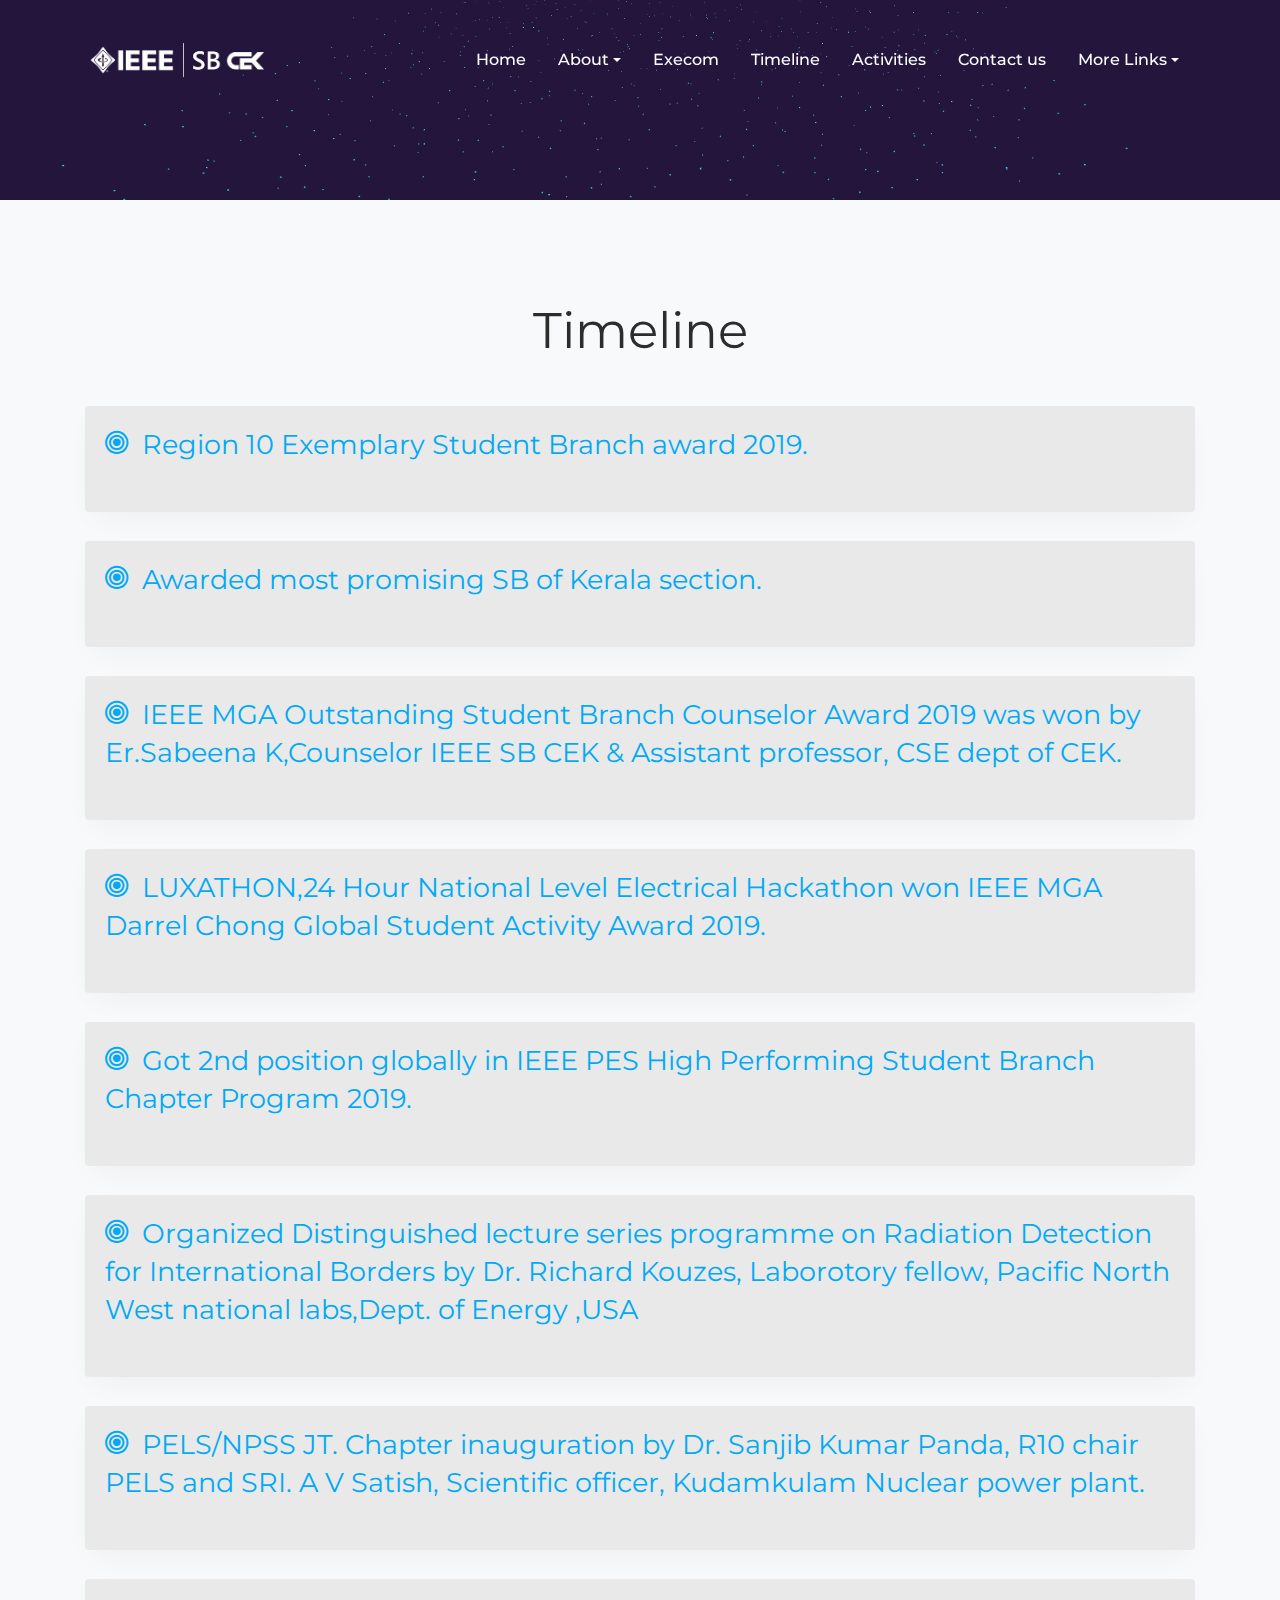
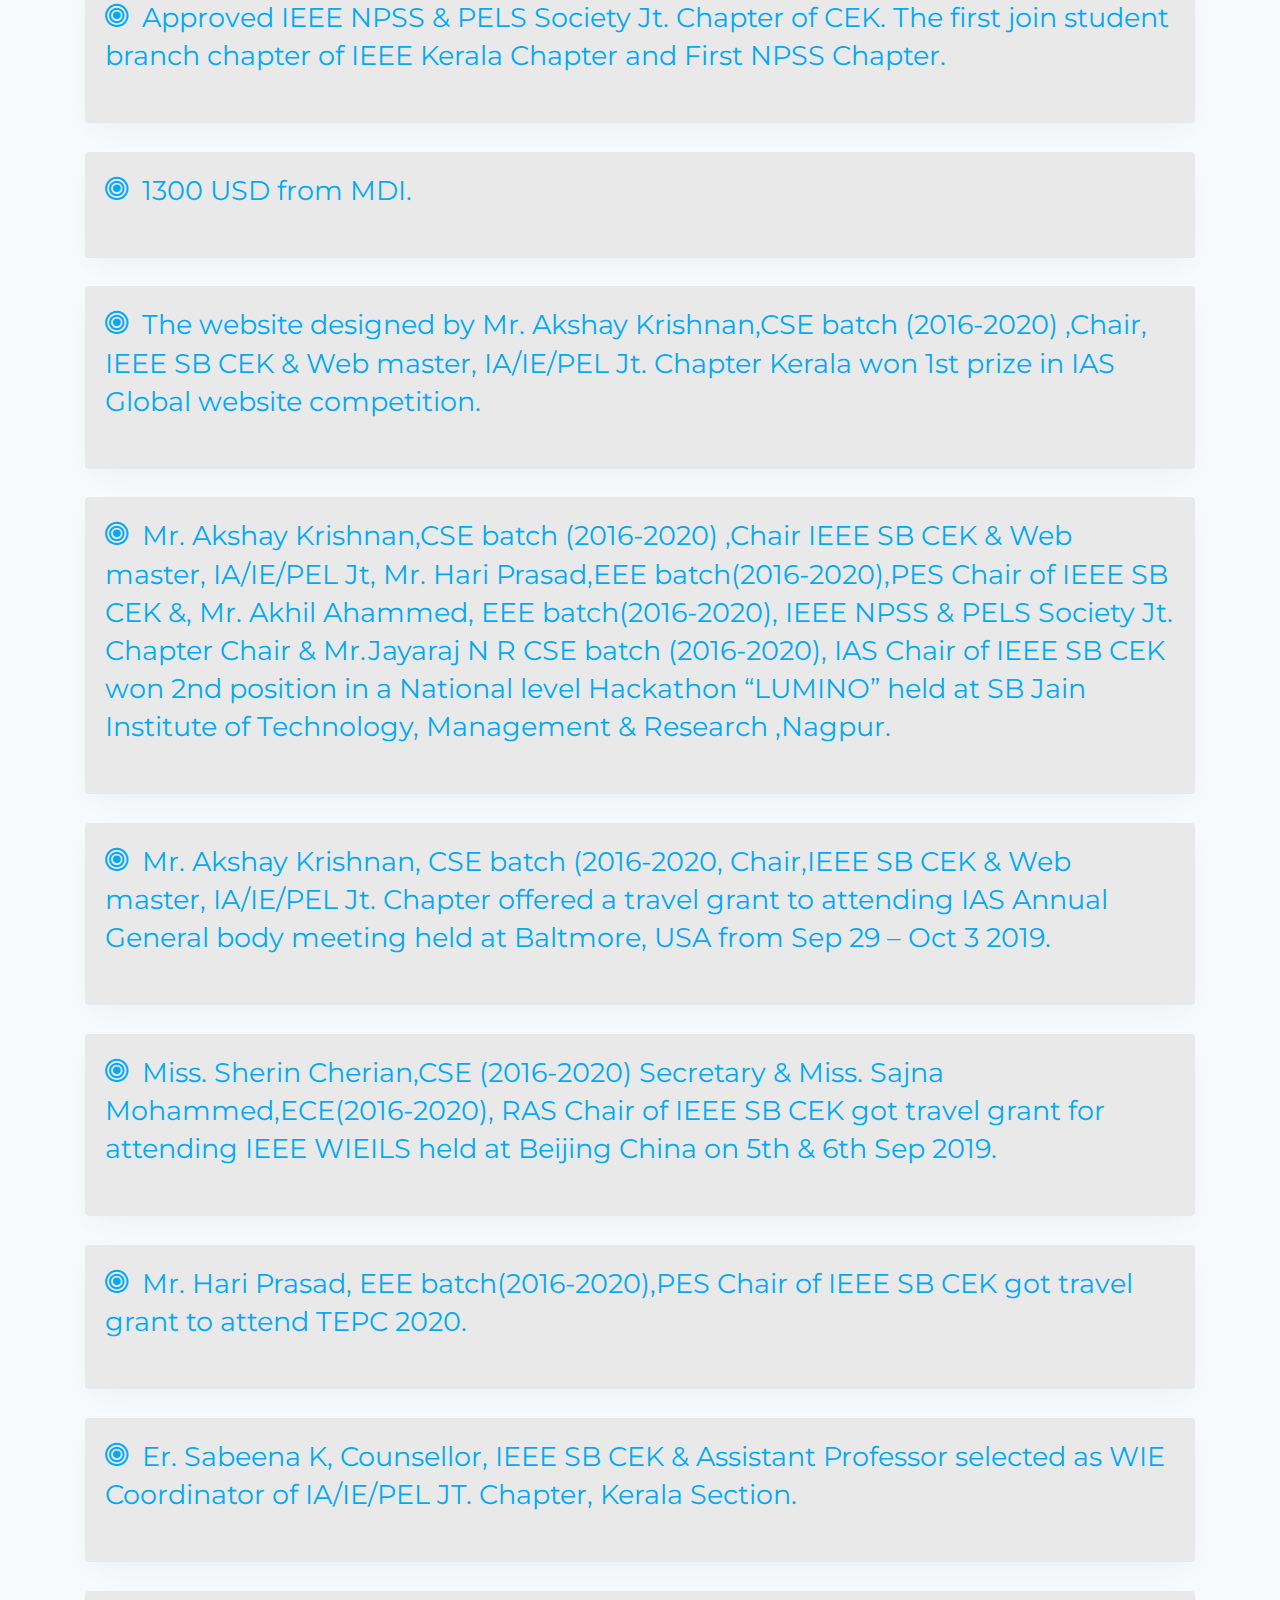
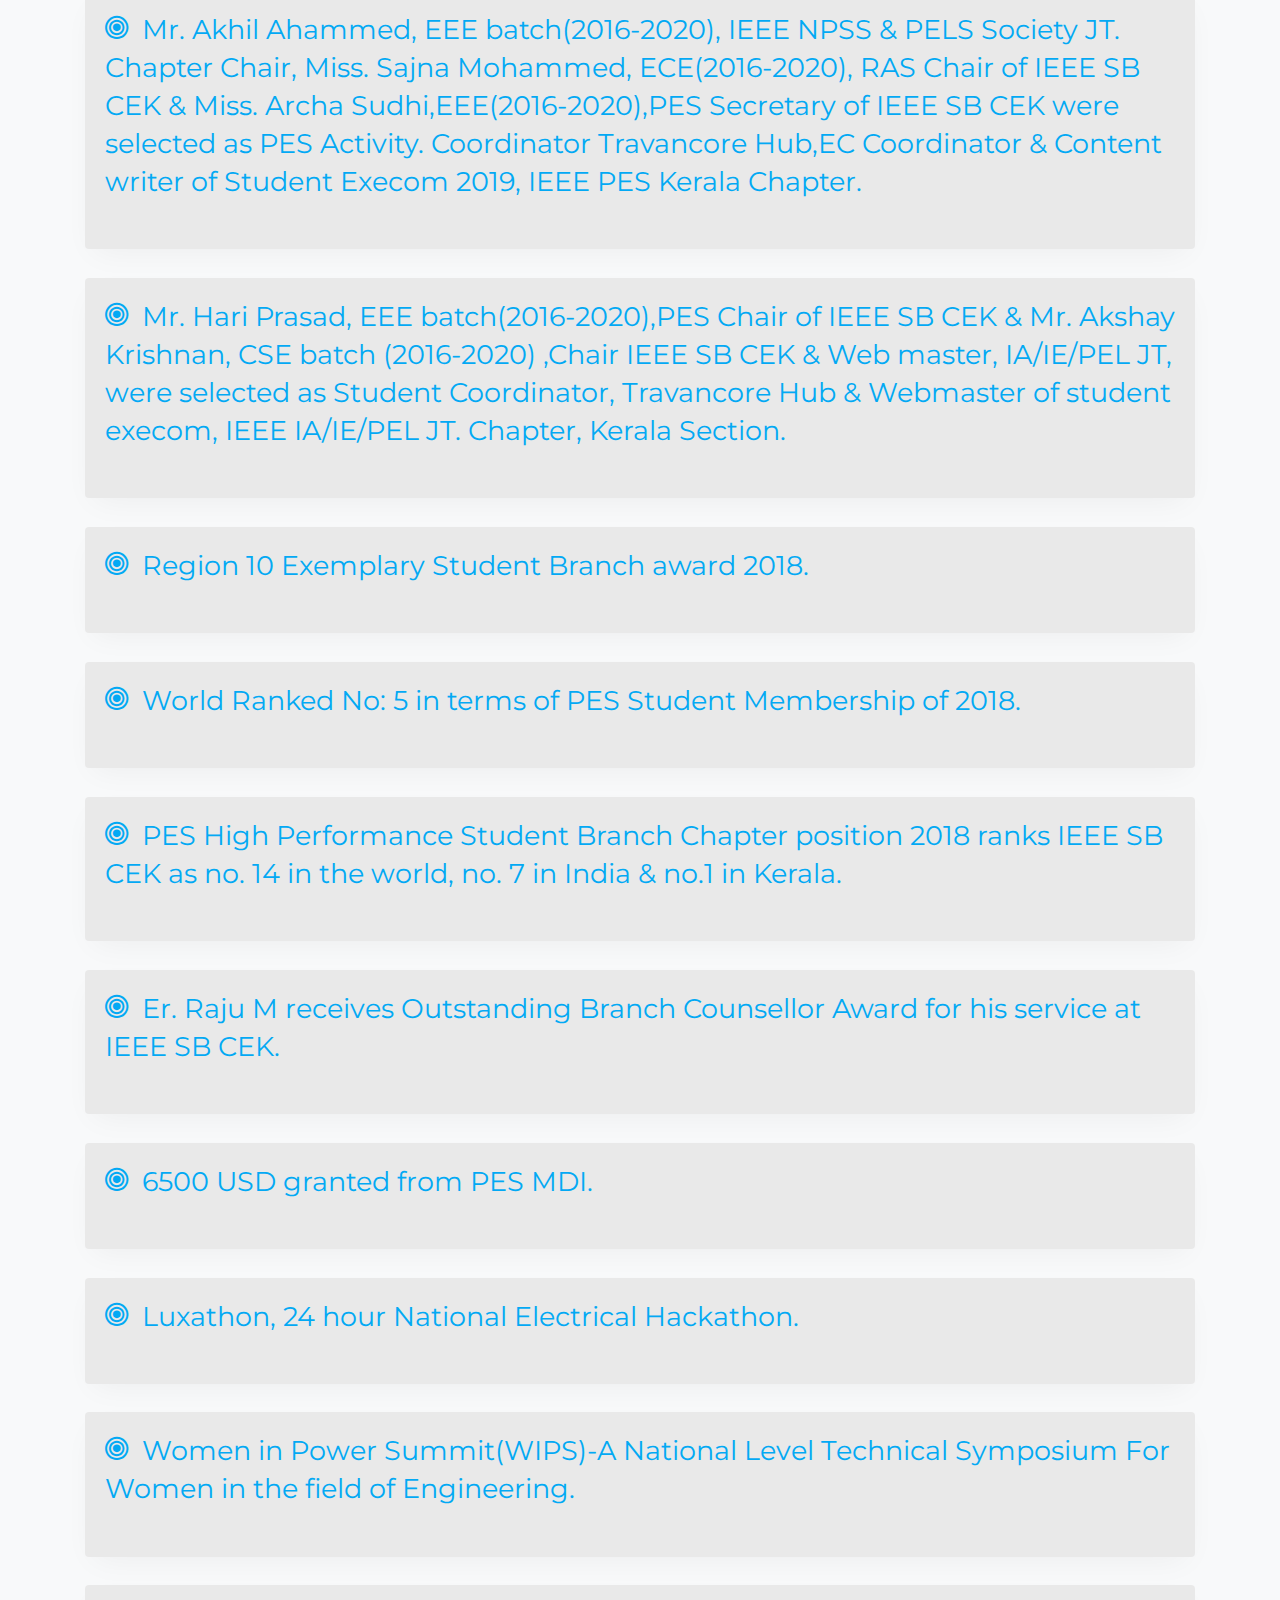
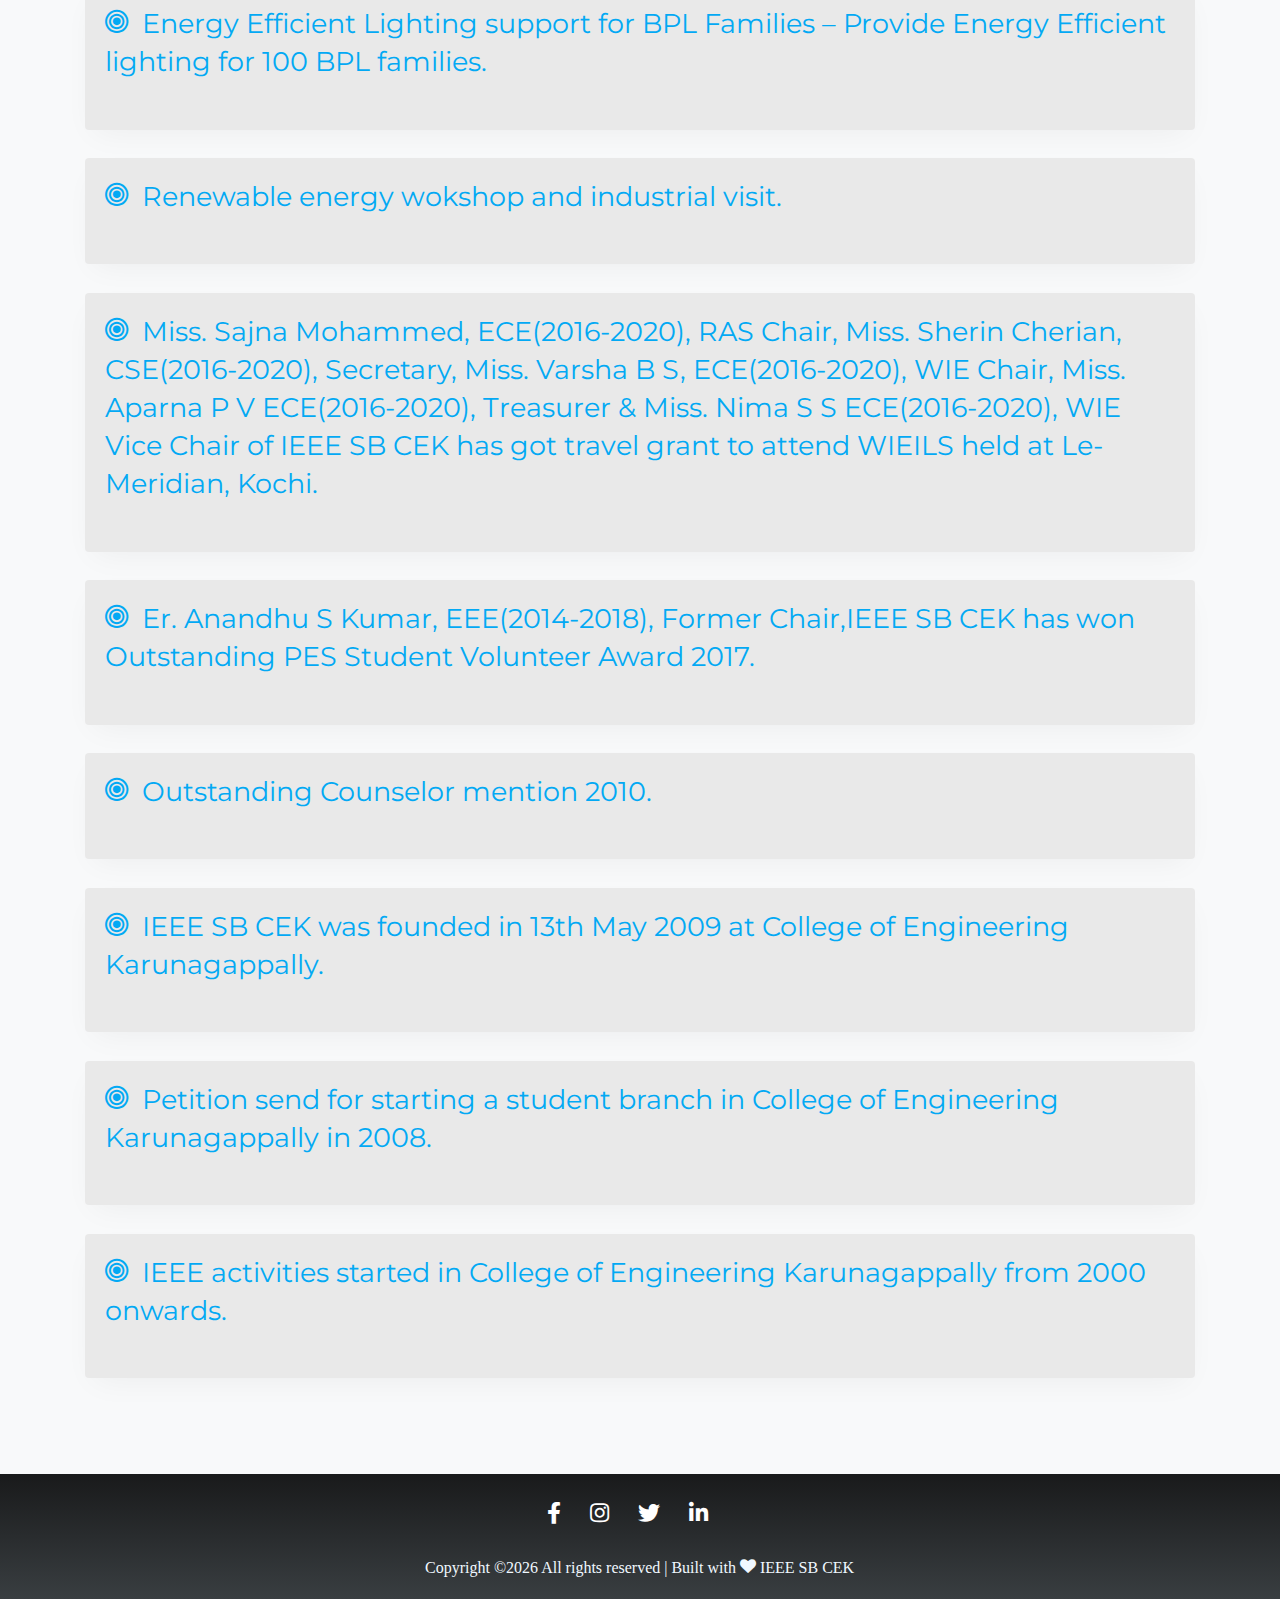
<file: timeline.html>
<!DOCTYPE html>
<html lang="en">
  <head>
    <title>Timeline | IEEE SB CEK</title>
    <meta charset="utf-8">
    <meta name="viewport" content="width=device-width, initial-scale=1, shrink-to-fit=no">
    
    <link href="https://fonts.googleapis.com/css?family=Montserrat:200,300,400,500,600,700&display=swap" rel="stylesheet">

    <link rel="stylesheet" href="css/open-iconic-bootstrap.min.css">
    <link rel="stylesheet" href="css/animate.css">
    
    <link rel="stylesheet" href="css/owl.carousel.min.css">
    <link rel="stylesheet" href="css/owl.theme.default.min.css">
    <link rel="stylesheet" href="css/magnific-popup.css">

    <link rel="stylesheet" href="css/aos.css">

    <link rel="stylesheet" href="css/ionicons.min.css">
		
		<link rel="stylesheet" href="css/bootstrap-datetimepicker.min.css">
		<link rel="stylesheet" href="css/nouislider.css">

    
    <link rel="stylesheet" href="css/flaticon.css">
    <link rel="stylesheet" href="css/icomoon.css">
	<link rel="stylesheet" href="css/style.css">
	<link rel="stylesheet" href="css/footer.css">
	<link rel="stylesheet" href="https://cdnjs.cloudflare.com/ajax/libs/font-awesome/5.11.2/css/all.css">
  </head>
  <body>
		
  <div class="main-section">

	<nav class="navbar navbar-expand-lg navbar-dark ftco_navbar bg-dark ftco-navbar-light" id="ftco-navbar">
	    <div class="container">
	      <a class="navbar-brand" href="index.html"><img src="images/ieee.png" height="50px"></a>
	      <button class="navbar-toggler" type="button" data-toggle="collapse" data-target="#ftco-nav" aria-controls="ftco-nav" aria-expanded="false" aria-label="Toggle navigation">
	        <span class="oi oi-menu"></span> Menu
	      </button>
	      <div class="collapse navbar-collapse" id="ftco-nav">
	        <ul class="navbar-nav ml-auto">
			  <li class="nav-item"><a href="index.html" class="nav-link icon d-flex align-items-center">Home</a></li>
			  <li class="nav-item df-elx dropdown">
				<a class="nav-link d-flex align-items-center dropdown-toggle" href="#" id="navbarDropdown" role="button" data-toggle="dropdown" aria-haspopup="true" aria-expanded="false">
				  About 
				</a>
				<div class="dropdown-menu dropdown-menu-right" aria-labelledby="navbarDropdown">
				  <a class="dropdown-item" href="about.html">About us</a>
				  <div class="dropdown-divider"></div>
				  <a class="dropdown-item" href="legacy.html">Legacy</a>
				  <div class="dropdown-divider"></div>
				  <a class="dropdown-item" href="docs/bylaw.pdf">Constitution</a>
				</div>
			  </li>
			  <li class="nav-item"><a href="execom.html" class="nav-link icon d-flex align-items-center">Execom</a></li>
			  <li class="nav-item"><a href="timeline.html" class="nav-link icon d-flex align-items-center">Timeline</a></li>
			  <li class="nav-item"><a href="https://site.ieee.org/sb-cek" class="nav-link icon d-flex align-items-center">Activities</a></li>
			  <li class="nav-item"><a href="contactus.html" class="nav-link icon d-flex align-items-center">Contact us</a></li>
			  <li class="nav-item df-elx dropdown">
				<a class="nav-link d-flex align-items-center dropdown-toggle" href="#" id="navbarDropdown" role="button" data-toggle="dropdown" aria-haspopup="true" aria-expanded="false">
				  More Links
				</a>
				<div class="dropdown-menu dropdown-menu-right" aria-labelledby="navbarDropdown">
				  <a class="dropdown-item" href="http://www.ieee.org/">IEEE.org</a>
				  <div class="dropdown-divider"></div>
				  <a class="dropdown-item" href="http://ieeexplore.ieee.org/">IEEE Xplore Digital Library</a>
				  <div class="dropdown-divider"></div>
				  <a class="dropdown-item" href="http://standards.ieee.org/">IEEE Standards</a>
				  <div class="dropdown-divider"></div>
				  <a class="dropdown-item" href="https://spectrum.ieee.org/">IEEE Spectrum</a>
				  <div class="dropdown-divider"></div>
				  <a class="dropdown-item" href="http://www.ieeer10.org/">IEEE Region 10</a>
				  <div class="dropdown-divider"></div>
				  <a class="dropdown-item" href="https://ieeekerala.org/">IEEE Kerala Section</a>
				  <div class="dropdown-divider"></div>
				  <a class="dropdown-item" href="http://www.ieee.org/sitemap">More Sites</a>
				</div>
	        </ul>
	      </div>
		  </div>
	  </nav>
	<!-- END nav -->
	<div id="net">
	<div class="navbar-transparent px-md-0 img pb-md-5 navbar-wrap bg-transparent" style="background-image: url(images/bg_1.jpg); height: 200px;" data-stellar-background-ratio="0.5">
		
	</div>
</div>
<section class="ftco-section ftco-section-2 bg-light" id="cards">
		<div class="container">
			<div class="row">
				<div class="col-md-12">
					<h2 class="heading-section mb-4 pb-md-3 text-center">
						Timeline
					</h2>
				</div>
			</div>
			<div class="row">
				<div class="col-md-12">
					<div class="card text-left">
					  <div class="card-body pb-5">
						<h5 class="card-title mb-0 text-info"><i class="icon-bullseye" aria-hidden="true"></i>&nbsp;&nbsp;Region 10 Exemplary Student Branch award 2019.</h5>
					  </div>
					</div>
				</div>
      </div>
      <br>
      <div class="row">
				<div class="col-md-12">
					<div class="card text-left">
					  <div class="card-body pb-5">
						<h5 class="card-title mb-0 text-info"><i class="icon-bullseye" aria-hidden="true"></i>&nbsp;&nbsp;Awarded most promising SB of Kerala section.</h5>
					  </div>
					</div>
				</div>
      </div>
      <br>
      <div class="row">
				<div class="col-md-12">
					<div class="card text-left">
					  <div class="card-body pb-5">
						<h5 class="card-title mb-0 text-info"><i class="icon-bullseye" aria-hidden="true"></i>&nbsp;&nbsp;IEEE MGA Outstanding Student Branch Counselor Award 2019 was won by Er.Sabeena K,Counselor IEEE SB CEK & Assistant professor, CSE dept of CEK.</h5>
					  </div>
					</div>
				</div>
      </div>
      <br>
      <div class="row">
				<div class="col-md-12">
					<div class="card text-left">
					  <div class="card-body pb-5">
						<h5 class="card-title mb-0 text-info"><i class="icon-bullseye" aria-hidden="true"></i>&nbsp;&nbsp;LUXATHON,24 Hour National Level Electrical Hackathon won IEEE MGA Darrel Chong Global Student Activity Award 2019.</h5>
					  </div>
					</div>
				</div>
      </div>
      <br>
      <div class="row">
				<div class="col-md-12">
					<div class="card text-left">
					  <div class="card-body pb-5">
						<h5 class="card-title mb-0 text-info"><i class="icon-bullseye" aria-hidden="true"></i>&nbsp;&nbsp;Got 2nd position globally in IEEE PES High Performing Student Branch Chapter Program 2019.</h5>
					  </div>
					</div>
				</div>
      </div>
      <br>
      <div class="row">
				<div class="col-md-12">
					<div class="card text-left">
					  <div class="card-body pb-5">
						<h5 class="card-title mb-0 text-info"><i class="icon-bullseye" aria-hidden="true"></i>&nbsp;&nbsp;Organized Distinguished lecture series programme on Radiation Detection for International Borders by Dr. Richard Kouzes, Laborotory fellow, Pacific North West national labs,Dept. of Energy ,USA</h5>
					  </div>
					</div>
				</div>
      </div>
      <br>
      <div class="row">
				<div class="col-md-12">
					<div class="card text-left">
					  <div class="card-body pb-5">
						<h5 class="card-title mb-0 text-info"><i class="icon-bullseye" aria-hidden="true"></i>&nbsp;&nbsp;PELS/NPSS JT. Chapter inauguration by Dr. Sanjib Kumar Panda, R10 chair PELS and SRI. A V Satish, Scientific officer, Kudamkulam Nuclear power plant.</h5>
					  </div>
					</div>
				</div>
      </div>
      <br>
      <div class="row">
				<div class="col-md-12">
					<div class="card text-left">
					  <div class="card-body pb-5">
						<h5 class="card-title mb-0 text-info"><i class="icon-bullseye" aria-hidden="true"></i>&nbsp;&nbsp;Approved IEEE NPSS & PELS Society Jt. Chapter of CEK. The first join student branch chapter of IEEE Kerala Chapter and First NPSS Chapter.</h5>
					  </div>
					</div>
				</div>
      </div>
      <br>
      <div class="row">
				<div class="col-md-12">
					<div class="card text-left">
					  <div class="card-body pb-5">
						<h5 class="card-title mb-0 text-info"><i class="icon-bullseye" aria-hidden="true"></i>&nbsp;&nbsp;1300 USD from MDI.</h5>
					  </div>
					</div>
				</div>
      </div>
      <br>
      <div class="row">
				<div class="col-md-12">
					<div class="card text-left">
					  <div class="card-body pb-5">
						<h5 class="card-title mb-0 text-info"><i class="icon-bullseye" aria-hidden="true"></i>&nbsp;&nbsp;The website designed by Mr. Akshay Krishnan,CSE batch (2016-2020) ,Chair, IEEE SB CEK & Web master, IA/IE/PEL Jt. Chapter Kerala won 1st prize in IAS Global website competition.</h5>
					  </div>
					</div>
				</div>
      </div>
      <br>
      <div class="row">
				<div class="col-md-12">
					<div class="card text-left">
					  <div class="card-body pb-5">
						<h5 class="card-title mb-0 text-info"><i class="icon-bullseye" aria-hidden="true"></i>&nbsp;&nbsp;Mr. Akshay Krishnan,CSE batch (2016-2020) ,Chair IEEE SB CEK & Web master, IA/IE/PEL Jt, Mr. Hari Prasad,EEE batch(2016-2020),PES Chair of IEEE SB CEK &, Mr. Akhil Ahammed, EEE batch(2016-2020), IEEE NPSS & PELS Society Jt. Chapter Chair & Mr.Jayaraj N R CSE batch (2016-2020), IAS Chair of IEEE SB CEK won 2nd position in a National level Hackathon “LUMINO” held at SB Jain Institute of Technology, Management & Research ,Nagpur.</h5>
					  </div>
					</div>
				</div>
      </div>
      <br>
      <div class="row">
				<div class="col-md-12">
					<div class="card text-left">
					  <div class="card-body pb-5">
						<h5 class="card-title mb-0 text-info"><i class="icon-bullseye" aria-hidden="true"></i>&nbsp;&nbsp;Mr. Akshay Krishnan, CSE batch (2016-2020, Chair,IEEE SB CEK & Web master, IA/IE/PEL Jt. Chapter offered a travel grant to attending IAS Annual General body meeting held at Baltmore, USA from Sep 29 – Oct 3 2019.</h5>
					  </div>
					</div>
				</div>
      </div>
      <br>
      <div class="row">
				<div class="col-md-12">
					<div class="card text-left">
					  <div class="card-body pb-5">
						<h5 class="card-title mb-0 text-info"><i class="icon-bullseye" aria-hidden="true"></i>&nbsp;&nbsp;Miss. Sherin Cherian,CSE (2016-2020) Secretary & Miss. Sajna Mohammed,ECE(2016-2020), RAS Chair of IEEE SB CEK got travel grant for attending IEEE WIEILS held at Beijing China on 5th & 6th Sep 2019.</h5>
					  </div>
					</div>
				</div>
      </div>
      <br>
      <div class="row">
				<div class="col-md-12">
					<div class="card text-left">
					  <div class="card-body pb-5">
						<h5 class="card-title mb-0 text-info"><i class="icon-bullseye" aria-hidden="true"></i>&nbsp;&nbsp;Mr. Hari Prasad, EEE batch(2016-2020),PES Chair of IEEE SB CEK got travel grant to attend TEPC 2020.</h5>
					  </div>
					</div>
				</div>
      </div>
      <br>
      <div class="row">
				<div class="col-md-12">
					<div class="card text-left">
					  <div class="card-body pb-5">
						<h5 class="card-title mb-0 text-info"><i class="icon-bullseye" aria-hidden="true"></i>&nbsp;&nbsp;Er. Sabeena K, Counsellor, IEEE SB CEK & Assistant Professor selected as WIE Coordinator of IA/IE/PEL JT. Chapter, Kerala Section. </h5>
					  </div>
					</div>
				</div>
      </div>
      <br>
      <div class="row">
				<div class="col-md-12">
					<div class="card text-left">
					  <div class="card-body pb-5">
						<h5 class="card-title mb-0 text-info"><i class="icon-bullseye" aria-hidden="true"></i>&nbsp;&nbsp;Mr. Akhil Ahammed, EEE batch(2016-2020), IEEE NPSS & PELS Society JT. Chapter Chair, Miss. Sajna Mohammed, ECE(2016-2020), RAS Chair of IEEE SB CEK & Miss. Archa Sudhi,EEE(2016-2020),PES Secretary of IEEE SB CEK were selected as PES Activity. Coordinator Travancore Hub,EC Coordinator & Content writer of Student Execom 2019, IEEE PES Kerala Chapter.</h5>
					  </div>
					</div>
				</div>
      </div>
      <br>
      <div class="row">
				<div class="col-md-12">
					<div class="card text-left">
					  <div class="card-body pb-5">
						<h5 class="card-title mb-0 text-info"><i class="icon-bullseye" aria-hidden="true"></i>&nbsp;&nbsp;Mr. Hari Prasad, EEE batch(2016-2020),PES Chair of IEEE SB CEK & Mr. Akshay Krishnan, CSE batch (2016-2020) ,Chair IEEE SB CEK & Web master, IA/IE/PEL JT, were selected as Student Coordinator, Travancore Hub & Webmaster of student execom, IEEE IA/IE/PEL JT. Chapter, Kerala Section.</h5>
					  </div>
					</div>
				</div>
      </div>
      <br>
      <div class="row">
				<div class="col-md-12">
					<div class="card text-left">
					  <div class="card-body pb-5">
						<h5 class="card-title mb-0 text-info"><i class="icon-bullseye" aria-hidden="true"></i>&nbsp;&nbsp;Region 10 Exemplary Student Branch award 2018.</h5>
					  </div>
					</div>
				</div>
      </div>
      <br>
      <div class="row">
				<div class="col-md-12">
					<div class="card text-left">
					  <div class="card-body pb-5">
						<h5 class="card-title mb-0 text-info"><i class="icon-bullseye" aria-hidden="true"></i>&nbsp;&nbsp;World Ranked No: 5 in terms of PES Student Membership of 2018.</h5>
					  </div>
					</div>
				</div>
      </div>
      <br>
      <div class="row">
				<div class="col-md-12">
					<div class="card text-left">
					  <div class="card-body pb-5">
						<h5 class="card-title mb-0 text-info"><i class="icon-bullseye" aria-hidden="true"></i>&nbsp;&nbsp;PES High Performance Student Branch Chapter position 2018 ranks IEEE SB CEK as no. 14 in the world, no. 7 in India & no.1 in Kerala.</h5>
					  </div>
					</div>
				</div>
      </div>
      <br>
      <div class="row">
				<div class="col-md-12">
					<div class="card text-left">
					  <div class="card-body pb-5">
						<h5 class="card-title mb-0 text-info"><i class="icon-bullseye" aria-hidden="true"></i>&nbsp;&nbsp;Er. Raju M receives Outstanding Branch Counsellor Award for his service at IEEE SB CEK.</h5>
					  </div>
					</div>
				</div>
      </div>
      <br>
      <div class="row">
				<div class="col-md-12">
					<div class="card text-left">
					  <div class="card-body pb-5">
						<h5 class="card-title mb-0 text-info"><i class="icon-bullseye" aria-hidden="true"></i>&nbsp;&nbsp;6500 USD granted from PES MDI.</h5>
					  </div>
					</div>
				</div>
      </div>
      <br>
      <div class="row">
				<div class="col-md-12">
					<div class="card text-left">
					  <div class="card-body pb-5">
						<h5 class="card-title mb-0 text-info"><i class="icon-bullseye" aria-hidden="true"></i>&nbsp;&nbsp;Luxathon, 24 hour National Electrical Hackathon.</h5>
					  </div>
					</div>
				</div>
      </div>
      <br>
      <div class="row">
				<div class="col-md-12">
					<div class="card text-left">
					  <div class="card-body pb-5">
						<h5 class="card-title mb-0 text-info"><i class="icon-bullseye" aria-hidden="true"></i>&nbsp;&nbsp;Women in Power Summit(WIPS)-A National Level Technical Symposium For Women in the field of Engineering.</h5>
					  </div>
					</div>
				</div>
      </div>
      <br>
      <div class="row">
				<div class="col-md-12">
					<div class="card text-left">
					  <div class="card-body pb-5">
						<h5 class="card-title mb-0 text-info"><i class="icon-bullseye" aria-hidden="true"></i>&nbsp;&nbsp;Energy Efficient Lighting support for BPL Families – Provide Energy Efficient lighting for 100 BPL families.</h5>
					  </div>
					</div>
				</div>
      </div>
      <br>
      <div class="row">
				<div class="col-md-12">
					<div class="card text-left">
					  <div class="card-body pb-5">
						<h5 class="card-title mb-0 text-info"><i class="icon-bullseye" aria-hidden="true"></i>&nbsp;&nbsp;Renewable energy wokshop and industrial visit.</h5>
					  </div>
					</div>
				</div>
      </div>
      <br>
      <div class="row">
				<div class="col-md-12">
					<div class="card text-left">
					  <div class="card-body pb-5">
						<h5 class="card-title mb-0 text-info"><i class="icon-bullseye" aria-hidden="true"></i>&nbsp;&nbsp;Miss. Sajna Mohammed, ECE(2016-2020), RAS Chair, Miss. Sherin Cherian, CSE(2016-2020), Secretary, Miss. Varsha B S, ECE(2016-2020), WIE Chair, Miss. Aparna P V ECE(2016-2020), Treasurer & Miss. Nima S S ECE(2016-2020), WIE Vice Chair of IEEE SB CEK has got travel grant to attend WIEILS held at Le-Meridian, Kochi.</h5>
					  </div>
					</div>
				</div>
      </div>
      <br>
      <div class="row">
				<div class="col-md-12">
					<div class="card text-left">
					  <div class="card-body pb-5">
						<h5 class="card-title mb-0 text-info"><i class="icon-bullseye" aria-hidden="true"></i>&nbsp;&nbsp;Er. Anandhu S Kumar, EEE(2014-2018), Former Chair,IEEE SB CEK has won Outstanding PES Student Volunteer Award 2017.</h5>
					  </div>
					</div>
				</div>
      </div>
      <br>
      <div class="row">
				<div class="col-md-12">
					<div class="card text-left">
					  <div class="card-body pb-5">
						<h5 class="card-title mb-0 text-info"><i class="icon-bullseye" aria-hidden="true"></i>&nbsp;&nbsp;Outstanding Counselor mention 2010.</h5>
					  </div>
					</div>
				</div>
      </div>
      <br>
      <div class="row">
				<div class="col-md-12">
					<div class="card text-left">
					  <div class="card-body pb-5">
						<h5 class="card-title mb-0 text-info"><i class="icon-bullseye" aria-hidden="true"></i>&nbsp;&nbsp;IEEE SB CEK was founded in 13th May 2009 at College of Engineering Karunagappally.</h5>
					  </div>
					</div>
				</div>
      </div>
      <br>
      <div class="row">
				<div class="col-md-12">
					<div class="card text-left">
					  <div class="card-body pb-5">
						<h5 class="card-title mb-0 text-info"><i class="icon-bullseye" aria-hidden="true"></i>&nbsp;&nbsp;Petition send for starting a student branch in College of Engineering Karunagappally in 2008.</h5>
					  </div>
					</div>
				</div>
      </div>
      <br>
      <div class="row">
				<div class="col-md-12">
					<div class="card text-left">
					  <div class="card-body pb-5">
						<h5 class="card-title mb-0 text-info"><i class="icon-bullseye" aria-hidden="true"></i>&nbsp;&nbsp;IEEE activities started in College of Engineering Karunagappally from 2000 onwards.</h5>
					  </div>
					</div>
				</div>
      </div>
   </div>
</section>

 

<footer>
	<div class="footer-container">
		<div class="left-col" style="text-align: center;">
		
		  <div class="social-media">
			<a href="https://www.facebook.com/ieeeceksb/"><i class="fab fa-facebook-f"></i></a>
			<a href="https://www.instagram.com/ieee_sb_cek/?hl=en"><i class="fab fa-instagram"></i></a>
			<a href="https://twitter.com/IEEE_SB_CEK"><i class="fab fa-twitter"></i></a>
			<a href="https://www.linkedin.com/company/ieeesbcek"><i class="fab fa-linkedin-in"></i></a>
		  </div>
		  <div class="col-md-12 text-center" style="text-align: center;">
			<p style="color: aliceblue; ">Copyright &copy;<script>
				document.write(new Date().getFullYear());
  
			  </script> All rights reserved | Built with <i class="icon-heart" aria-hidden="true"></i> IEEE SB CEK</p>
		  </div>
		</div>



  </footer>


  </div>

  <!-- loader -->
  <div id="ftco-loader" class="show fullscreen"><svg class="circular" width="48px" height="48px"><circle class="path-bg" cx="24" cy="24" r="22" fill="none" stroke-width="4" stroke="#eeeeee"/><circle class="path" cx="24" cy="24" r="22" fill="none" stroke-width="4" stroke-miterlimit="10" stroke="#03A9F4"/></svg></div>


  <script src="js/jquery.min.js"></script>
  <script src="js/jquery-migrate-3.0.1.min.js"></script>
  <script src="js/popper.min.js"></script>
  <script src="js/bootstrap.min.js"></script>
  <script src="js/jquery.easing.1.3.js"></script>
  <script src="js/jquery.waypoints.min.js"></script>
  <script src="js/jquery.stellar.min.js"></script>
  <script src="js/owl.carousel.min.js"></script>
  <script src="js/jquery.magnific-popup.min.js"></script>
  <script src="js/aos.js"></script>

  <script src="js/nouislider.min.js"></script>
  <script src="js/moment-with-locales.min.js"></script>
  <script src="js/bootstrap-datetimepicker.min.js"></script>
  <script src="js/main.js"></script>
  <script src="js/three.r95.min.js"></script>
  <script src="js/net.min.js"></script>
  <script>
	test.NET({
	  el: "#net",
	  mouseControls: true,
	  touchControls: true,
	  minHeight: 200.00,
	  minWidth: 200.00,
	  scale: 1.00,
	  scaleMobile: 1.00,
	  points: 20.00,
	  maxDistance: 0.00,
	  spacing: 15.00,
	  color: 0x3fa2cc
	})
	</script>
	 </body>
</html>
</file>
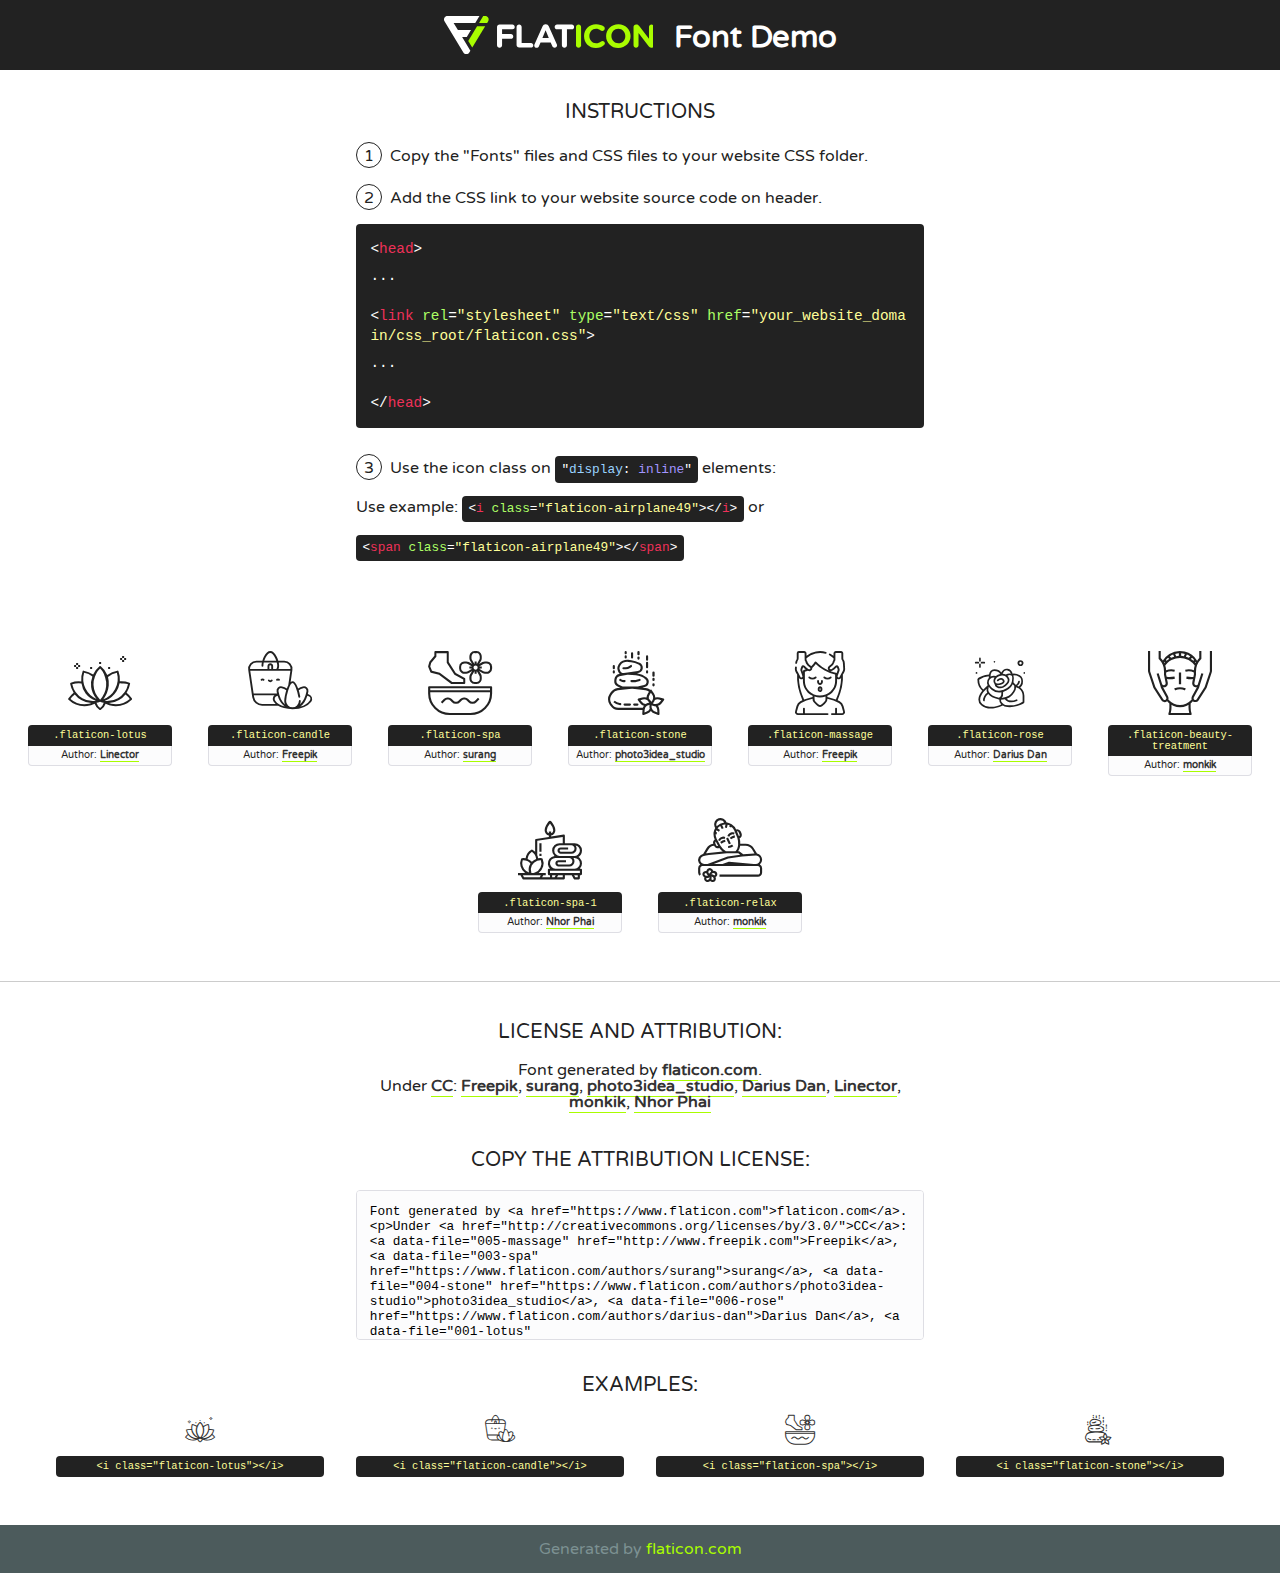
<file: fonts/flaticon/font/flaticon.html>
<!DOCTYPE html>
<!--
  Flaticon icon font: Flaticon
  Creation date: 24/09/2019 09:05
-->
<html>
<!DOCTYPE html>
<html>

<head>
    <title>Flaticon WebFont</title>
    <link href="http://fonts.googleapis.com/css?family=Varela+Round" rel="stylesheet" type="text/css" />
    <link rel="stylesheet" type="text/css" href="flaticon.css">
    <meta charset="UTF-8">
    <style>
    html, body, div, span, applet, object, iframe,
    h1, h2, h3, h4, h5, h6, p, blockquote, pre,
    a, abbr, acronym, address, big, cite, code,
    del, dfn, em, img, ins, kbd, q, s, samp,
    small, strike, strong, sub, sup, tt, var,
    b, u, i, center,
    dl, dt, dd, ol, ul, li,
    fieldset, form, label, legend,
    table, caption, tbody, tfoot, thead, tr, th, td,
    article, aside, canvas, details, embed, 
    figure, figcaption, footer, header, hgroup, 
    menu, nav, output, ruby, section, summary,
    time, mark, audio, video {
        margin: 0;
        padding: 0;
        border: 0;
        font-size: 100%;
        font: inherit;
        vertical-align: baseline;
    }
    /* HTML5 display-role reset for older browsers */
    article, aside, details, figcaption, figure, 
    footer, header, hgroup, menu, nav, section {
        display: block;
    }
    body {
        line-height: 1;
    }
    ol, ul {
        list-style: none;
    }
    blockquote, q {
        quotes: none;
    }
    blockquote:before, blockquote:after,
    q:before, q:after {
        content: '';
        content: none;
    }
    table {
        border-collapse: collapse;
        border-spacing: 0;
    }
    body {
        font-family: 'Varela Round', Helvetica, Arial, sans-serif;
        font-size: 16px;
        color: #222;
    }
    a {
        color: #333;
        border-bottom: 1px solid #a9fd00;
        font-weight: bold;
        text-decoration: none;
    }
    * {
        -moz-box-sizing: border-box;
        -webkit-box-sizing: border-box;
        box-sizing: border-box;
        margin: 0;
        padding: 0;
    }
    [class^="flaticon-"]:before, [class*=" flaticon-"]:before, [class^="flaticon-"]:after, [class*=" flaticon-"]:after {
        font-family: Flaticon;
        font-size: 30px;
        font-style: normal;
        margin-left: 20px;
        color: #333;
    }
    .wrapper {
        max-width: 600px;
        margin: auto;
        padding: 0 1em;
    }
    .title {
        font-size: 1.25em;
        text-align: center;
        margin-bottom: 1em;
        text-transform: uppercase;
    }
    header {
        text-align: center;
        background-color: #222;
        color: #fff;
        padding: 1em;
    }
    header .logo {
        width: 210px;
        height: 38px;
        display: inline-block;
        vertical-align: middle;
        margin-right: 1em;
        border: none;
    }
    header strong {
        font-size: 1.95em;
        font-weight: bold;
        vertical-align: middle;
        margin-top: 5px;
        display: inline-block;
    }
    .demo {
        margin: 2em auto;
        line-height: 1.25em;
    }
    .demo ul li {
        margin-bottom: 1em;
    }
    .demo ul li .num {
        color: #222;
        border-radius: 20px;
        display: inline-block;
        width: 26px;
        padding: 3px;
        height: 26px;
        text-align: center;
        margin-right: 0.5em;
        border: 1px solid #222;
    }
    .demo ul li code {
        background-color: #222;
        border-radius: 4px;
        padding: 0.25em 0.5em;
        display: inline-block;
        color: #fff;
        font-family: Consolas,Monaco,Lucida Console,Liberation Mono,DejaVu Sans Mono,Bitstream Vera Sans Mono,Courier New, monospace;
        font-weight: lighter;
        margin-top: 1em;
        font-size: 0.8em;
        word-break: break-all;
    }
    .demo ul li code.big {
        padding: 1em;
        font-size: 0.9em;
    }
    .demo ul li code .red {
        color: #EF3159;
    }
    .demo ul li code .green {
        color: #ACFF65;
    }
    .demo ul li code .yellow {
        color: #FFFF99;
    }
    .demo ul li code .blue {
        color: #99D3FF;
    }
    .demo ul li code .purple {
        color: #A295FF;
    }
    .demo ul li code .dots {
        margin-top: 0.5em;
        display: block;
    }
    #glyphs {
        border-bottom: 1px solid #ccc;
        padding: 2em 0;
        text-align: center;
    }
    .glyph {
        display: inline-block;
        width: 9em;
        margin: 1em;
        text-align: center;
        vertical-align: top;
        background: #FFF;
    }
    .glyph .glyph-icon {
        padding: 10px;
        display: block;
        font-family:"Flaticon";
        font-size: 64px;
        line-height: 1;
    }
    .glyph .glyph-icon:before {
        font-size: 64px;
        color: #222;
        margin-left: 0;
    }
    .class-name {
        font-size: 0.65em;
        background-color: #222;
        color: #fff;
        border-radius: 4px 4px 0 0;
        padding: 0.5em;
        color: #FFFF99;
        font-family: Consolas,Monaco,Lucida Console,Liberation Mono,DejaVu Sans Mono,Bitstream Vera Sans Mono,Courier New, monospace;
    }
    .author-name {
        font-size: 0.6em;
        background-color: #fcfcfd;
        border: 1px solid #DEDEE4;
        border-top: 0;
        border-radius: 0 0 4px 4px;
        padding: 0.5em;
    }
    .class-name:last-child {
        font-size: 10px;
        color:#888;
    }
    .class-name:last-child a {
        font-size: 10px;
        color:#555;
    }
    .class-name:last-child a:hover {
        color:#a9fd00;
    }
    .glyph > input {
        display: block;
        width: 100px;
        margin: 5px auto;
        text-align: center;
        font-size: 12px;
        cursor: text;
    }
    .glyph > input.icon-input {
        font-family:"Flaticon";
        font-size: 16px;
        margin-bottom: 10px;
    }
    .attribution .title {
        margin-top: 2em;
    }
    .attribution textarea {
        background-color: #fcfcfd;
        padding: 1em;
        border: none;
        box-shadow: none;
        border: 1px solid #DEDEE4;
        border-radius: 4px;
        resize: none;
        width: 100%;
        height: 150px;
        font-size: 0.8em;
        font-family: Consolas,Monaco,Lucida Console,Liberation Mono,DejaVu Sans Mono,Bitstream Vera Sans Mono,Courier New, monospace;
        -webkit-appearance: none;
    }
    .iconsuse {
        margin: 2em auto;
        text-align: center;
        max-width: 1200px;
    }
    .iconsuse:after {
        content: '';
        display: table;
        clear: both;
    }
    .iconsuse .image {
        float: left;
        width: 25%;
        padding: 0 1em;
    }
    .iconsuse .image p {
        margin-bottom: 1em;
    }
    .iconsuse .image span {
        display: block;
        font-size: 0.65em;
        background-color: #222;
        color: #fff;
        border-radius: 4px;
        padding: 0.5em;
        color: #FFFF99;
        margin-top: 1em;
        font-family: Consolas,Monaco,Lucida Console,Liberation Mono,DejaVu Sans Mono,Bitstream Vera Sans Mono,Courier New, monospace;
    }
    #footer {
        text-align: center;
        background-color: #4C5B5C;
        color: #7c9192;
        padding: 1em;
    }
    #footer a {
        border: none;
        color: #a9fd00;
        font-weight: normal;
    }
    @media (max-width: 960px) {
        .iconsuse .image {
            width: 50%;
        }
    }
    @media (max-width: 560px) {
        .iconsuse .image {
            width: 100%;
        }
    }
    </style>
</head>

<body class="characters-off">

    <header>
        <a href="https://www.flaticon.com" target="_blank" class="logo">
            <svg version="1.1" xmlns="http://www.w3.org/2000/svg" xmlns:xlink="http://www.w3.org/1999/xlink" xmlns:a="http://ns.adobe.com/AdobeSVGViewerExtensions/3.0/" viewBox="0 0 560.875 102.036" enable-background="new 0 0 560.875 102.036" xml:space="preserve">
                <defs>
                </defs>
                <g>
                    <g class="letters">
                        <path fill="#ffffff" d="M141.596,29.675c0-3.777,2.985-6.767,6.764-6.767h34.438c3.426,0,6.15,2.728,6.15,6.15
                        c0,3.43-2.724,6.149-6.15,6.149h-27.674v13.091h23.719c3.429,0,6.151,2.724,6.151,6.15c0,3.43-2.723,6.149-6.151,6.149h-23.719
                        v17.574c0,3.773-2.986,6.761-6.764,6.761c-3.779,0-6.764-2.989-6.764-6.761V29.675z"></path>
                        <path fill="#ffffff" d="M193.844,29.149c0-3.781,2.985-6.767,6.764-6.767c3.776,0,6.763,2.985,6.763,6.767v42.957h25.039
                        c3.426,0,6.149,2.726,6.149,6.153c0,3.425-2.723,6.15-6.149,6.15h-31.802c-3.779,0-6.764-2.986-6.764-6.768V29.149z"></path>
                        <path fill="#ffffff" d="M241.891,75.71l21.438-48.407c1.492-3.341,4.215-5.357,7.906-5.357h0.792
                        c3.686,0,6.323,2.017,7.815,5.357l21.439,48.407c0.436,0.967,0.701,1.845,0.701,2.723c0,3.602-2.809,6.501-6.414,6.501
                        c-3.161,0-5.269-1.845-6.499-4.655l-4.132-9.661h-27.059l-4.301,10.102c-1.144,2.631-3.426,4.214-6.237,4.214
                        c-3.517,0-6.24-2.81-6.24-6.325C241.1,77.64,241.451,76.677,241.891,75.71z M279.932,58.666l-8.521-20.297l-8.526,20.297H279.932
                        z"></path>
                        <path fill="#ffffff" d="M314.864,35.387H301.86c-3.429,0-6.239-2.813-6.239-6.238c0-3.429,2.811-6.24,6.239-6.24h39.533
                        c3.426,0,6.237,2.811,6.237,6.24c0,3.425-2.811,6.238-6.237,6.238h-13.001v42.785c0,3.773-2.99,6.761-6.764,6.761
                        c-3.779,0-6.764-2.989-6.764-6.761V35.387z"></path>
                        <path fill="#A9FD00" d="M352.615,29.149c0-3.781,2.985-6.767,6.767-6.767c3.774,0,6.761,2.985,6.761,6.767v49.024
                        c0,3.773-2.987,6.761-6.761,6.761c-3.781,0-6.767-2.989-6.767-6.761V29.149z"></path>
                        <path fill="#A9FD00" d="M374.132,53.836v-0.179c0-17.481,13.178-31.801,32.065-31.801c9.22,0,15.459,2.458,20.557,6.238
                        c1.402,1.054,2.637,2.985,2.637,5.357c0,3.692-2.985,6.59-6.681,6.59c-1.845,0-3.071-0.702-4.044-1.319
                        c-3.776-2.813-7.729-4.393-12.562-4.393c-10.364,0-17.831,8.611-17.831,19.154v0.173c0,10.542,7.291,19.329,17.831,19.329
                        c5.715,0,9.492-1.756,13.359-4.834c1.049-0.874,2.458-1.491,4.039-1.491c3.429,0,6.325,2.813,6.325,6.236
                        c0,2.106-1.056,3.78-2.282,4.834c-5.539,4.834-12.036,7.733-21.878,7.733C387.572,85.464,374.132,71.493,374.132,53.836z"></path>
                        <path fill="#A9FD00" d="M433.009,53.836v-0.179c0-17.481,13.79-31.801,32.766-31.801c18.981,0,32.592,14.143,32.592,31.628v0.173
                        c0,17.483-13.785,31.807-32.769,31.807C446.625,85.464,433.009,71.32,433.009,53.836z M484.224,53.836v-0.179
                        c0-10.539-7.725-19.326-18.626-19.326c-10.893,0-18.449,8.611-18.449,19.154v0.173c0,10.542,7.73,19.329,18.626,19.329
                        C476.676,72.986,484.224,64.378,484.224,53.836z"></path>
                        <path fill="#A9FD00" d="M506.233,29.321c0-3.774,2.99-6.763,6.767-6.763h1.401c3.252,0,5.183,1.583,7.029,3.953l26.093,34.265
                        V29.059c0-3.692,2.99-6.677,6.681-6.677c3.683,0,6.671,2.985,6.671,6.677v48.934c0,3.78-2.987,6.765-6.764,6.765h-0.436
                        c-3.257,0-5.188-1.581-7.034-3.953l-27.056-35.492v32.944c0,3.687-2.985,6.676-6.678,6.676c-3.683,0-6.673-2.989-6.673-6.676
                        V29.321z"></path>
                    </g>
                    <g class="insignia">
                        <path fill="#ffffff" d="M48.372,56.137h12.517l11.156-18.537H37.186L25.688,18.539h57.825L94.668,0H9.271
                        C5.925,0,2.842,1.801,1.198,4.716c-1.644,2.907-1.593,6.482,0.134,9.343l50.38,83.501c1.678,2.781,4.689,4.476,7.938,4.476
                        c3.246,0,6.257-1.695,7.935-4.476l2.898-4.804L48.372,56.137z"></path>
                        <g class="i">
                            <path fill="#A9FD00" d="M93.575,18.539h0.031v0.004l21.652,0.004l2.705-4.488c1.727-2.861,1.778-6.436,0.133-9.343
                            C116.454,1.801,113.371,0,110.026,0h-5.294L93.575,18.539z"></path>
                            <polygon fill="#A9FD00" points="88.291,27.356 64.725,66.486 75.519,84.404 109.942,27.356"></polygon>
                        </g>
                    </g>
                </g>
            </svg>
        </a>
        <strong>Font Demo</strong>
    </header>


    <section class="demo wrapper">

        <p class="title">Instructions</p>

        <ul>
            <li>
                <span class="num">1</span>Copy the "Fonts" files and CSS files to your website CSS folder.
            </li>
            <li>
                <span class="num">2</span>Add the CSS link to your website source code on header.
                <code class="big">
                    &lt;<span class="red">head</span>&gt;
                    <br/><span class="dots">...</span>
                    <br/>&lt;<span class="red">link</span> <span class="green">rel</span>=<span class="yellow">"stylesheet"</span> <span class="green">type</span>=<span class="yellow">"text/css"</span> <span class="green">href</span>=<span class="yellow">"your_website_domain/css_root/flaticon.css"</span>&gt;
                    <br/><span class="dots">...</span>
                    <br/>&lt;/<span class="red">head</span>&gt;
                </code>
            </li>

            <li>
                <p>
                    <span class="num">3</span>Use the icon class on <code>"<span class="blue">display</span>:<span class="purple"> inline</span>"</code> elements:
                    <br />
                    Use example: <code>&lt;<span class="red">i</span> <span class="green">class</span>=<span class="yellow">&quot;flaticon-airplane49&quot;</span>&gt;&lt;/<span class="red">i</span>&gt;</code> or <code>&lt;<span class="red">span</span> <span class="green">class</span>=<span class="yellow">&quot;flaticon-airplane49&quot;</span>&gt;&lt;/<span class="red">span</span>&gt;</code>
            </li>
        </ul>

    </section>




   <section id="glyphs">          
    
      
        <div class="glyph"><div class="glyph-icon flaticon-lotus"></div>
            <div class="class-name">.flaticon-lotus</div>
            <div class="author-name">Author: <a data-file="001-lotus" href="https://www.flaticon.com/authors/linector">Linector</a> </div> 
        </div>        
        
        <div class="glyph"><div class="glyph-icon flaticon-candle"></div>
            <div class="class-name">.flaticon-candle</div>
            <div class="author-name">Author: <a data-file="002-candle" href="http://www.freepik.com">Freepik</a> </div> 
        </div>        
        
        <div class="glyph"><div class="glyph-icon flaticon-spa"></div>
            <div class="class-name">.flaticon-spa</div>
            <div class="author-name">Author: <a data-file="003-spa" href="https://www.flaticon.com/authors/surang">surang</a> </div> 
        </div>        
        
        <div class="glyph"><div class="glyph-icon flaticon-stone"></div>
            <div class="class-name">.flaticon-stone</div>
            <div class="author-name">Author: <a data-file="004-stone" href="https://www.flaticon.com/authors/photo3idea-studio">photo3idea_studio</a> </div> 
        </div>        
        
        <div class="glyph"><div class="glyph-icon flaticon-massage"></div>
            <div class="class-name">.flaticon-massage</div>
            <div class="author-name">Author: <a data-file="005-massage" href="http://www.freepik.com">Freepik</a> </div> 
        </div>        
        
        <div class="glyph"><div class="glyph-icon flaticon-rose"></div>
            <div class="class-name">.flaticon-rose</div>
            <div class="author-name">Author: <a data-file="006-rose" href="https://www.flaticon.com/authors/darius-dan">Darius Dan</a> </div> 
        </div>        
        
        <div class="glyph"><div class="glyph-icon flaticon-beauty-treatment"></div>
            <div class="class-name">.flaticon-beauty-treatment</div>
            <div class="author-name">Author: <a data-file="007-beauty-treatment" href="https://www.flaticon.com/authors/monkik">monkik</a> </div> 
        </div>        
        
        <div class="glyph"><div class="glyph-icon flaticon-spa-1"></div>
            <div class="class-name">.flaticon-spa-1</div>
            <div class="author-name">Author: <a data-file="008-spa-1" href="https://www.flaticon.com/authors/nhor-phai">Nhor Phai</a> </div> 
        </div>        
        
        <div class="glyph"><div class="glyph-icon flaticon-relax"></div>
            <div class="class-name">.flaticon-relax</div>
            <div class="author-name">Author: <a data-file="009-relax" href="https://www.flaticon.com/authors/monkik">monkik</a> </div> 
        </div>        
        

    </section>



    <section class="attribution wrapper"   style="text-align:center;">

      <div class="title">License and attribution:</div><div class="attrDiv">Font generated by <a href="https://www.flaticon.com">flaticon.com</a>. <div><p>Under <a href="http://creativecommons.org/licenses/by/3.0/">CC</a>: <a data-file="005-massage" href="http://www.freepik.com">Freepik</a>, <a data-file="003-spa" href="https://www.flaticon.com/authors/surang">surang</a>, <a data-file="004-stone" href="https://www.flaticon.com/authors/photo3idea-studio">photo3idea_studio</a>, <a data-file="006-rose" href="https://www.flaticon.com/authors/darius-dan">Darius Dan</a>, <a data-file="001-lotus" href="https://www.flaticon.com/authors/linector">Linector</a>, <a data-file="009-relax" href="https://www.flaticon.com/authors/monkik">monkik</a>, <a data-file="008-spa-1" href="https://www.flaticon.com/authors/nhor-phai">Nhor Phai</a></p>  </div>
      </div>
      <div class="title">Copy the Attribution License:</div>

    <textarea onclick="this.focus();this.select();">Font generated by &lt;a href=&quot;https://www.flaticon.com&quot;&gt;flaticon.com&lt;/a&gt;. <p>Under <a href="http://creativecommons.org/licenses/by/3.0/">CC</a>: <a data-file="005-massage" href="http://www.freepik.com">Freepik</a>, <a data-file="003-spa" href="https://www.flaticon.com/authors/surang">surang</a>, <a data-file="004-stone" href="https://www.flaticon.com/authors/photo3idea-studio">photo3idea_studio</a>, <a data-file="006-rose" href="https://www.flaticon.com/authors/darius-dan">Darius Dan</a>, <a data-file="001-lotus" href="https://www.flaticon.com/authors/linector">Linector</a>, <a data-file="009-relax" href="https://www.flaticon.com/authors/monkik">monkik</a>, <a data-file="008-spa-1" href="https://www.flaticon.com/authors/nhor-phai">Nhor Phai</a></p>  
     </textarea>

    </section>

    <section class="iconsuse">

          <div class="title">Examples:</div>            
             
            <div class="image">
                <p>
                    <i class="glyph-icon flaticon-lotus"></i> 
                    <span>&lt;i class=&quot;flaticon-lotus&quot;&gt;&lt;/i&gt;</span>
                </p>
            </div>
            
            <div class="image">
                <p>
                    <i class="glyph-icon flaticon-candle"></i> 
                    <span>&lt;i class=&quot;flaticon-candle&quot;&gt;&lt;/i&gt;</span>
                </p>
            </div>
            
            <div class="image">
                <p>
                    <i class="glyph-icon flaticon-spa"></i> 
                    <span>&lt;i class=&quot;flaticon-spa&quot;&gt;&lt;/i&gt;</span>
                </p>
            </div>
            
            <div class="image">
                <p>
                    <i class="glyph-icon flaticon-stone"></i> 
                    <span>&lt;i class=&quot;flaticon-stone&quot;&gt;&lt;/i&gt;</span>
                </p>
            </div>
                       
        </div>
                            
    </section>

<div id="footer">
    <div>Generated by <a href="https://www.flaticon.com">flaticon.com</a>
    </div>
</div>



</body>
</html>
</file>
<file: css/nouislider.css>
/*! nouislider - 14.0.2 - 6/28/2019 */
/* Functional styling;
 * These styles are required for noUiSlider to function.
 * You don't need to change these rules to apply your design.
 */
.noUi-target,
.noUi-target * {
  -webkit-touch-callout: none;
  -webkit-tap-highlight-color: rgba(0, 0, 0, 0);
  -webkit-user-select: none;
  -ms-touch-action: none;
  touch-action: none;
  -ms-user-select: none;
  -moz-user-select: none;
  user-select: none;
  -moz-box-sizing: border-box;
  box-sizing: border-box;
}
.noUi-target {
  position: relative;
  direction: ltr;
}
.noUi-base,
.noUi-connects {
  width: 100%;
  height: 100%;
  position: relative;
  z-index: 1;
}
/* Wrapper for all connect elements.
 */
.noUi-connects {
  overflow: hidden;
  z-index: 0;
}
.noUi-connect,
.noUi-origin {
  will-change: transform;
  position: absolute;
  z-index: 1;
  top: 0;
  left: 0;
  -ms-transform-origin: 0 0;
  -webkit-transform-origin: 0 0;
  -webkit-transform-style: preserve-3d;
  transform-origin: 0 0;
  transform-style: flat;
}
.noUi-connect {
  height: 100%;
  width: 100%;
}
.noUi-origin {
  height: 10%;
  width: 10%;
}
/* Offset direction
 */
html:not([dir="rtl"]) .noUi-horizontal .noUi-origin {
  left: auto;
  right: 0;
}
/* Give origins 0 height/width so they don't interfere with clicking the
 * connect elements.
 */
.noUi-vertical .noUi-origin {
  width: 0;
}
.noUi-horizontal .noUi-origin {
  height: 0;
}
.noUi-handle {
  -webkit-backface-visibility: hidden;
  backface-visibility: hidden;
  position: absolute;
}
.noUi-touch-area {
  height: 100%;
  width: 100%;
}
.noUi-state-tap .noUi-connect,
.noUi-state-tap .noUi-origin {
  -webkit-transition: transform 0.3s;
  transition: transform 0.3s;
}
.noUi-state-drag * {
  cursor: inherit !important;
}
/* Slider size and handle placement;
 */
.noUi-horizontal {
  height: 18px;
}
.noUi-horizontal .noUi-handle {
  width: 34px;
  height: 28px;
  left: -17px;
  top: -6px;
}
.noUi-vertical {
  width: 18px;
}
.noUi-vertical .noUi-handle {
  width: 28px;
  height: 34px;
  left: -6px;
  top: -17px;
}
html:not([dir="rtl"]) .noUi-horizontal .noUi-handle {
  right: -17px;
  left: auto;
}
/* Styling;
 * Giving the connect element a border radius causes issues with using transform: scale
 */
.noUi-target {
  background: #FAFAFA;
  border-radius: 4px;
  border: 1px solid #D3D3D3;
  box-shadow: inset 0 1px 1px #F0F0F0, 0 3px 6px -5px #BBB;
}
.noUi-connects {
  border-radius: 3px;
}
.noUi-connect {
  background: #3FB8AF;
}
/* Handles and cursors;
 */
.noUi-draggable {
  cursor: ew-resize;
}
.noUi-vertical .noUi-draggable {
  cursor: ns-resize;
}
.noUi-handle {
  border: 1px solid #D9D9D9;
  border-radius: 3px;
  background: #FFF;
  cursor: default;
  box-shadow: inset 0 0 1px #FFF, inset 0 1px 7px #EBEBEB, 0 3px 6px -3px #BBB;
}
.noUi-active {
  box-shadow: inset 0 0 1px #FFF, inset 0 1px 7px #DDD, 0 3px 6px -3px #BBB;
}
/* Handle stripes;
 */
.noUi-handle:before,
.noUi-handle:after {
  content: "";
  display: block;
  position: absolute;
  height: 14px;
  width: 1px;
  background: #E8E7E6;
  left: 14px;
  top: 6px;
}
.noUi-handle:after {
  left: 17px;
}
.noUi-vertical .noUi-handle:before,
.noUi-vertical .noUi-handle:after {
  width: 14px;
  height: 1px;
  left: 6px;
  top: 14px;
}
.noUi-vertical .noUi-handle:after {
  top: 17px;
}
/* Disabled state;
 */
[disabled] .noUi-connect {
  background: #B8B8B8;
}
[disabled].noUi-target,
[disabled].noUi-handle,
[disabled] .noUi-handle {
  cursor: not-allowed;
}
/* Base;
 *
 */
.noUi-pips,
.noUi-pips * {
  -moz-box-sizing: border-box;
  box-sizing: border-box;
}
.noUi-pips {
  position: absolute;
  color: #999;
}
/* Values;
 *
 */
.noUi-value {
  position: absolute;
  white-space: nowrap;
  text-align: center;
}
.noUi-value-sub {
  color: #ccc;
  font-size: 10px;
}
/* Markings;
 *
 */
.noUi-marker {
  position: absolute;
  background: #CCC;
}
.noUi-marker-sub {
  background: #AAA;
}
.noUi-marker-large {
  background: #AAA;
}
/* Horizontal layout;
 *
 */
.noUi-pips-horizontal {
  padding: 10px 0;
  height: 80px;
  top: 100%;
  left: 0;
  width: 100%;
}
.noUi-value-horizontal {
  -webkit-transform: translate(-50%, 50%);
  transform: translate(-50%, 50%);
}
.noUi-rtl .noUi-value-horizontal {
  -webkit-transform: translate(50%, 50%);
  transform: translate(50%, 50%);
}
.noUi-marker-horizontal.noUi-marker {
  margin-left: -1px;
  width: 2px;
  height: 5px;
}
.noUi-marker-horizontal.noUi-marker-sub {
  height: 10px;
}
.noUi-marker-horizontal.noUi-marker-large {
  height: 15px;
}
/* Vertical layout;
 *
 */
.noUi-pips-vertical {
  padding: 0 10px;
  height: 100%;
  top: 0;
  left: 100%;
}
.noUi-value-vertical {
  -webkit-transform: translate(0, -50%);
  transform: translate(0, -50%);
  padding-left: 25px;
}
.noUi-rtl .noUi-value-vertical {
  -webkit-transform: translate(0, 50%);
  transform: translate(0, 50%);
}
.noUi-marker-vertical.noUi-marker {
  width: 5px;
  height: 2px;
  margin-top: -1px;
}
.noUi-marker-vertical.noUi-marker-sub {
  width: 10px;
}
.noUi-marker-vertical.noUi-marker-large {
  width: 15px;
}
.noUi-tooltip {
  display: block;
  position: absolute;
  border: 1px solid #D9D9D9;
  border-radius: 3px;
  background: #fff;
  color: #000;
  padding: 5px;
  text-align: center;
  white-space: nowrap;
}
.noUi-horizontal .noUi-tooltip {
  -webkit-transform: translate(-50%, 0);
  transform: translate(-50%, 0);
  left: 50%;
  bottom: 120%;
}
.noUi-vertical .noUi-tooltip {
  -webkit-transform: translate(0, -50%);
  transform: translate(0, -50%);
  top: 50%;
  right: 120%;
}
</file>
<file: css/flaticon.css>
/*
  	Flaticon icon font: Flaticon
  	Creation date: 31/12/2018 05:16
  	*/
  	
@font-face {
  font-family: "Flaticon";
  src: url("../fonts/flaticon/font/Flaticon.eot");
  src: url("../fonts/flaticon/font/Flaticon.eot?#iefix") format("embedded-opentype"),
       url("../fonts/flaticon/font/Flaticon.woff") format("woff"),
       url("../fonts/flaticon/font/Flaticon.ttf") format("truetype"),
       url("../fonts/flaticon/font/Flaticon.svg#Flaticon") format("svg");
  font-weight: normal;
  font-style: normal;
}

@media screen and (-webkit-min-device-pixel-ratio:0) {
  @font-face {
    font-family: "Flaticon";
    src: url("../fonts/flaticon/font/Flaticon.svg#Flaticon") format("svg");
  }
}

[class^="flaticon-"]:before, [class*=" flaticon-"]:before,
[class^="flaticon-"]:after, [class*=" flaticon-"]:after {   
  font-family: Flaticon;
  font-style: normal;
  font-weight: normal;
  font-variant: normal;
  text-transform: none;
  line-height: 1;

  /* Better Font Rendering =========== */
  -webkit-font-smoothing: antialiased;
  -moz-osx-font-smoothing: grayscale;
}

.flaticon-lotus:before { content: "\f100"; }
.flaticon-candle:before { content: "\f101"; }
.flaticon-spa:before { content: "\f102"; }
.flaticon-stone:before { content: "\f103"; }
.flaticon-massage:before { content: "\f104"; }
.flaticon-rose:before { content: "\f105"; }
.flaticon-beauty-treatment:before { content: "\f106"; }
.flaticon-spa-1:before { content: "\f107"; }
.flaticon-relax:before { content: "\f108"; }
</file>
<file: css/icomoon.css>
@font-face {
  font-family: 'icomoon';
  src:  url('../fonts/icomoon/icomoon.eot?6tt51o');
  src:  url('../fonts/icomoon/icomoon.eot?6tt51o#iefix') format('embedded-opentype'),
    url('../fonts/icomoon/icomoon.ttf?6tt51o') format('truetype'),
    url('../fonts/icomoon/icomoon.woff?6tt51o') format('woff'),
    url('../fonts/icomoon/icomoon.svg?6tt51o#icomoon') format('svg');
  font-weight: normal;
  font-style: normal;
}

[class^="icon-"], [class*=" icon-"] {
  /* use !important to prevent issues with browser extensions that change fonts */
  font-family: 'icomoon' !important;
  speak: none;
  font-style: normal;
  font-weight: normal;
  font-variant: normal;
  text-transform: none;
  line-height: 1;

  /* Better Font Rendering =========== */
  -webkit-font-smoothing: antialiased;
  -moz-osx-font-smoothing: grayscale;
}

.icon-asterisk:before {
  content: "\f069";
}
.icon-plus:before {
  content: "\f067";
}
.icon-question:before {
  content: "\f128";
}
.icon-minus:before {
  content: "\f068";
}
.icon-glass:before {
  content: "\f000";
}
.icon-music:before {
  content: "\f001";
}
.icon-search:before {
  content: "\f002";
}
.icon-envelope-o:before {
  content: "\f003";
}
.icon-heart:before {
  content: "\f004";
}
.icon-star:before {
  content: "\f005";
}
.icon-star-o:before {
  content: "\f006";
}
.icon-user:before {
  content: "\f007";
}
.icon-film:before {
  content: "\f008";
}
.icon-th-large:before {
  content: "\f009";
}
.icon-th:before {
  content: "\f00a";
}
.icon-th-list:before {
  content: "\f00b";
}
.icon-check:before {
  content: "\f00c";
}
.icon-close:before {
  content: "\f00d";
}
.icon-remove:before {
  content: "\f00d";
}
.icon-times:before {
  content: "\f00d";
}
.icon-search-plus:before {
  content: "\f00e";
}
.icon-search-minus:before {
  content: "\f010";
}
.icon-power-off:before {
  content: "\f011";
}
.icon-signal:before {
  content: "\f012";
}
.icon-cog:before {
  content: "\f013";
}
.icon-gear:before {
  content: "\f013";
}
.icon-trash-o:before {
  content: "\f014";
}
.icon-home:before {
  content: "\f015";
}
.icon-file-o:before {
  content: "\f016";
}
.icon-clock-o:before {
  content: "\f017";
}
.icon-road:before {
  content: "\f018";
}
.icon-download:before {
  content: "\f019";
}
.icon-arrow-circle-o-down:before {
  content: "\f01a";
}
.icon-arrow-circle-o-up:before {
  content: "\f01b";
}
.icon-inbox:before {
  content: "\f01c";
}
.icon-play-circle-o:before {
  content: "\f01d";
}
.icon-repeat:before {
  content: "\f01e";
}
.icon-rotate-right:before {
  content: "\f01e";
}
.icon-refresh:before {
  content: "\f021";
}
.icon-list-alt:before {
  content: "\f022";
}
.icon-lock:before {
  content: "\f023";
}
.icon-flag:before {
  content: "\f024";
}
.icon-headphones:before {
  content: "\f025";
}
.icon-volume-off:before {
  content: "\f026";
}
.icon-volume-down:before {
  content: "\f027";
}
.icon-volume-up:before {
  content: "\f028";
}
.icon-qrcode:before {
  content: "\f029";
}
.icon-barcode:before {
  content: "\f02a";
}
.icon-tag:before {
  content: "\f02b";
}
.icon-tags:before {
  content: "\f02c";
}
.icon-book:before {
  content: "\f02d";
}
.icon-bookmark:before {
  content: "\f02e";
}
.icon-print:before {
  content: "\f02f";
}
.icon-camera:before {
  content: "\f030";
}
.icon-font:before {
  content: "\f031";
}
.icon-bold:before {
  content: "\f032";
}
.icon-italic:before {
  content: "\f033";
}
.icon-text-height:before {
  content: "\f034";
}
.icon-text-width:before {
  content: "\f035";
}
.icon-align-left:before {
  content: "\f036";
}
.icon-align-center:before {
  content: "\f037";
}
.icon-align-right:before {
  content: "\f038";
}
.icon-align-justify:before {
  content: "\f039";
}
.icon-list:before {
  content: "\f03a";
}
.icon-dedent:before {
  content: "\f03b";
}
.icon-outdent:before {
  content: "\f03b";
}
.icon-indent:before {
  content: "\f03c";
}
.icon-video-camera:before {
  content: "\f03d";
}
.icon-image:before {
  content: "\f03e";
}
.icon-photo:before {
  content: "\f03e";
}
.icon-picture-o:before {
  content: "\f03e";
}
.icon-pencil:before {
  content: "\f040";
}
.icon-map-marker:before {
  content: "\f041";
}
.icon-adjust:before {
  content: "\f042";
}
.icon-tint:before {
  content: "\f043";
}
.icon-edit:before {
  content: "\f044";
}
.icon-pencil-square-o:before {
  content: "\f044";
}
.icon-share-square-o:before {
  content: "\f045";
}
.icon-check-square-o:before {
  content: "\f046";
}
.icon-arrows:before {
  content: "\f047";
}
.icon-step-backward:before {
  content: "\f048";
}
.icon-fast-backward:before {
  content: "\f049";
}
.icon-backward:before {
  content: "\f04a";
}
.icon-play:before {
  content: "\f04b";
}
.icon-pause:before {
  content: "\f04c";
}
.icon-stop:before {
  content: "\f04d";
}
.icon-forward:before {
  content: "\f04e";
}
.icon-fast-forward:before {
  content: "\f050";
}
.icon-step-forward:before {
  content: "\f051";
}
.icon-eject:before {
  content: "\f052";
}
.icon-chevron-left:before {
  content: "\f053";
}
.icon-chevron-right:before {
  content: "\f054";
}
.icon-plus-circle:before {
  content: "\f055";
}
.icon-minus-circle:before {
  content: "\f056";
}
.icon-times-circle:before {
  content: "\f057";
}
.icon-check-circle:before {
  content: "\f058";
}
.icon-question-circle:before {
  content: "\f059";
}
.icon-info-circle:before {
  content: "\f05a";
}
.icon-crosshairs:before {
  content: "\f05b";
}
.icon-times-circle-o:before {
  content: "\f05c";
}
.icon-check-circle-o:before {
  content: "\f05d";
}
.icon-ban:before {
  content: "\f05e";
}
.icon-arrow-left:before {
  content: "\f060";
}
.icon-arrow-right:before {
  content: "\f061";
}
.icon-arrow-up:before {
  content: "\f062";
}
.icon-arrow-down:before {
  content: "\f063";
}
.icon-mail-forward:before {
  content: "\f064";
}
.icon-share:before {
  content: "\f064";
}
.icon-expand:before {
  content: "\f065";
}
.icon-compress:before {
  content: "\f066";
}
.icon-exclamation-circle:before {
  content: "\f06a";
}
.icon-gift:before {
  content: "\f06b";
}
.icon-leaf:before {
  content: "\f06c";
}
.icon-fire:before {
  content: "\f06d";
}
.icon-eye:before {
  content: "\f06e";
}
.icon-eye-slash:before {
  content: "\f070";
}
.icon-exclamation-triangle:before {
  content: "\f071";
}
.icon-warning:before {
  content: "\f071";
}
.icon-plane:before {
  content: "\f072";
}
.icon-calendar:before {
  content: "\f073";
}
.icon-random:before {
  content: "\f074";
}
.icon-comment:before {
  content: "\f075";
}
.icon-magnet:before {
  content: "\f076";
}
.icon-chevron-up:before {
  content: "\f077";
}
.icon-chevron-down:before {
  content: "\f078";
}
.icon-retweet:before {
  content: "\f079";
}
.icon-shopping-cart:before {
  content: "\f07a";
}
.icon-folder:before {
  content: "\f07b";
}
.icon-folder-open:before {
  content: "\f07c";
}
.icon-arrows-v:before {
  content: "\f07d";
}
.icon-arrows-h:before {
  content: "\f07e";
}
.icon-bar-chart:before {
  content: "\f080";
}
.icon-bar-chart-o:before {
  content: "\f080";
}
.icon-twitter-square:before {
  content: "\f081";
}
.icon-facebook-square:before {
  content: "\f082";
}
.icon-camera-retro:before {
  content: "\f083";
}
.icon-key:before {
  content: "\f084";
}
.icon-cogs:before {
  content: "\f085";
}
.icon-gears:before {
  content: "\f085";
}
.icon-comments:before {
  content: "\f086";
}
.icon-thumbs-o-up:before {
  content: "\f087";
}
.icon-thumbs-o-down:before {
  content: "\f088";
}
.icon-star-half:before {
  content: "\f089";
}
.icon-heart-o:before {
  content: "\f08a";
}
.icon-sign-out:before {
  content: "\f08b";
}
.icon-linkedin-square:before {
  content: "\f08c";
}
.icon-thumb-tack:before {
  content: "\f08d";
}
.icon-external-link:before {
  content: "\f08e";
}
.icon-sign-in:before {
  content: "\f090";
}
.icon-trophy:before {
  content: "\f091";
}
.icon-github-square:before {
  content: "\f092";
}
.icon-upload:before {
  content: "\f093";
}
.icon-lemon-o:before {
  content: "\f094";
}
.icon-phone:before {
  content: "\f095";
}
.icon-square-o:before {
  content: "\f096";
}
.icon-bookmark-o:before {
  content: "\f097";
}
.icon-phone-square:before {
  content: "\f098";
}
.icon-twitter:before {
  content: "\f099";
}
.icon-facebook:before {
  content: "\f09a";
}
.icon-facebook-f:before {
  content: "\f09a";
}
.icon-github:before {
  content: "\f09b";
}
.icon-unlock:before {
  content: "\f09c";
}
.icon-credit-card:before {
  content: "\f09d";
}
.icon-feed:before {
  content: "\f09e";
}
.icon-rss:before {
  content: "\f09e";
}
.icon-hdd-o:before {
  content: "\f0a0";
}
.icon-bullhorn:before {
  content: "\f0a1";
}
.icon-bell-o:before {
  content: "\f0a2";
}
.icon-certificate:before {
  content: "\f0a3";
}
.icon-hand-o-right:before {
  content: "\f0a4";
}
.icon-hand-o-left:before {
  content: "\f0a5";
}
.icon-hand-o-up:before {
  content: "\f0a6";
}
.icon-hand-o-down:before {
  content: "\f0a7";
}
.icon-arrow-circle-left:before {
  content: "\f0a8";
}
.icon-arrow-circle-right:before {
  content: "\f0a9";
}
.icon-arrow-circle-up:before {
  content: "\f0aa";
}
.icon-arrow-circle-down:before {
  content: "\f0ab";
}
.icon-globe:before {
  content: "\f0ac";
}
.icon-wrench:before {
  content: "\f0ad";
}
.icon-tasks:before {
  content: "\f0ae";
}
.icon-filter:before {
  content: "\f0b0";
}
.icon-briefcase:before {
  content: "\f0b1";
}
.icon-arrows-alt:before {
  content: "\f0b2";
}
.icon-group:before {
  content: "\f0c0";
}
.icon-users:before {
  content: "\f0c0";
}
.icon-chain:before {
  content: "\f0c1";
}
.icon-link:before {
  content: "\f0c1";
}
.icon-cloud:before {
  content: "\f0c2";
}
.icon-flask:before {
  content: "\f0c3";
}
.icon-cut:before {
  content: "\f0c4";
}
.icon-scissors:before {
  content: "\f0c4";
}
.icon-copy:before {
  content: "\f0c5";
}
.icon-files-o:before {
  content: "\f0c5";
}
.icon-paperclip:before {
  content: "\f0c6";
}
.icon-floppy-o:before {
  content: "\f0c7";
}
.icon-save:before {
  content: "\f0c7";
}
.icon-square:before {
  content: "\f0c8";
}
.icon-bars:before {
  content: "\f0c9";
}
.icon-navicon:before {
  content: "\f0c9";
}
.icon-reorder:before {
  content: "\f0c9";
}
.icon-list-ul:before {
  content: "\f0ca";
}
.icon-list-ol:before {
  content: "\f0cb";
}
.icon-strikethrough:before {
  content: "\f0cc";
}
.icon-underline:before {
  content: "\f0cd";
}
.icon-table:before {
  content: "\f0ce";
}
.icon-magic:before {
  content: "\f0d0";
}
.icon-truck:before {
  content: "\f0d1";
}
.icon-pinterest:before {
  content: "\f0d2";
}
.icon-pinterest-square:before {
  content: "\f0d3";
}
.icon-google-plus-square:before {
  content: "\f0d4";
}
.icon-google-plus:before {
  content: "\f0d5";
}
.icon-money:before {
  content: "\f0d6";
}
.icon-caret-down:before {
  content: "\f0d7";
}
.icon-caret-up:before {
  content: "\f0d8";
}
.icon-caret-left:before {
  content: "\f0d9";
}
.icon-caret-right:before {
  content: "\f0da";
}
.icon-columns:before {
  content: "\f0db";
}
.icon-sort:before {
  content: "\f0dc";
}
.icon-unsorted:before {
  content: "\f0dc";
}
.icon-sort-desc:before {
  content: "\f0dd";
}
.icon-sort-down:before {
  content: "\f0dd";
}
.icon-sort-asc:before {
  content: "\f0de";
}
.icon-sort-up:before {
  content: "\f0de";
}
.icon-envelope:before {
  content: "\f0e0";
}
.icon-linkedin:before {
  content: "\f0e1";
}
.icon-rotate-left:before {
  content: "\f0e2";
}
.icon-undo:before {
  content: "\f0e2";
}
.icon-gavel:before {
  content: "\f0e3";
}
.icon-legal:before {
  content: "\f0e3";
}
.icon-dashboard:before {
  content: "\f0e4";
}
.icon-tachometer:before {
  content: "\f0e4";
}
.icon-comment-o:before {
  content: "\f0e5";
}
.icon-comments-o:before {
  content: "\f0e6";
}
.icon-bolt:before {
  content: "\f0e7";
}
.icon-flash:before {
  content: "\f0e7";
}
.icon-sitemap:before {
  content: "\f0e8";
}
.icon-umbrella:before {
  content: "\f0e9";
}
.icon-clipboard:before {
  content: "\f0ea";
}
.icon-paste:before {
  content: "\f0ea";
}
.icon-lightbulb-o:before {
  content: "\f0eb";
}
.icon-exchange:before {
  content: "\f0ec";
}
.icon-cloud-download:before {
  content: "\f0ed";
}
.icon-cloud-upload:before {
  content: "\f0ee";
}
.icon-user-md:before {
  content: "\f0f0";
}
.icon-stethoscope:before {
  content: "\f0f1";
}
.icon-suitcase:before {
  content: "\f0f2";
}
.icon-bell:before {
  content: "\f0f3";
}
.icon-coffee:before {
  content: "\f0f4";
}
.icon-cutlery:before {
  content: "\f0f5";
}
.icon-file-text-o:before {
  content: "\f0f6";
}
.icon-building-o:before {
  content: "\f0f7";
}
.icon-hospital-o:before {
  content: "\f0f8";
}
.icon-ambulance:before {
  content: "\f0f9";
}
.icon-medkit:before {
  content: "\f0fa";
}
.icon-fighter-jet:before {
  content: "\f0fb";
}
.icon-beer:before {
  content: "\f0fc";
}
.icon-h-square:before {
  content: "\f0fd";
}
.icon-plus-square:before {
  content: "\f0fe";
}
.icon-angle-double-left:before {
  content: "\f100";
}
.icon-angle-double-right:before {
  content: "\f101";
}
.icon-angle-double-up:before {
  content: "\f102";
}
.icon-angle-double-down:before {
  content: "\f103";
}
.icon-angle-left:before {
  content: "\f104";
}
.icon-angle-right:before {
  content: "\f105";
}
.icon-angle-up:before {
  content: "\f106";
}
.icon-angle-down:before {
  content: "\f107";
}
.icon-desktop:before {
  content: "\f108";
}
.icon-laptop:before {
  content: "\f109";
}
.icon-tablet:before {
  content: "\f10a";
}
.icon-mobile:before {
  content: "\f10b";
}
.icon-mobile-phone:before {
  content: "\f10b";
}
.icon-circle-o:before {
  content: "\f10c";
}
.icon-quote-left:before {
  content: "\f10d";
}
.icon-quote-right:before {
  content: "\f10e";
}
.icon-spinner:before {
  content: "\f110";
}
.icon-circle:before {
  content: "\f111";
}
.icon-mail-reply:before {
  content: "\f112";
}
.icon-reply:before {
  content: "\f112";
}
.icon-github-alt:before {
  content: "\f113";
}
.icon-folder-o:before {
  content: "\f114";
}
.icon-folder-open-o:before {
  content: "\f115";
}
.icon-smile-o:before {
  content: "\f118";
}
.icon-frown-o:before {
  content: "\f119";
}
.icon-meh-o:before {
  content: "\f11a";
}
.icon-gamepad:before {
  content: "\f11b";
}
.icon-keyboard-o:before {
  content: "\f11c";
}
.icon-flag-o:before {
  content: "\f11d";
}
.icon-flag-checkered:before {
  content: "\f11e";
}
.icon-terminal:before {
  content: "\f120";
}
.icon-code:before {
  content: "\f121";
}
.icon-mail-reply-all:before {
  content: "\f122";
}
.icon-reply-all:before {
  content: "\f122";
}
.icon-star-half-empty:before {
  content: "\f123";
}
.icon-star-half-full:before {
  content: "\f123";
}
.icon-star-half-o:before {
  content: "\f123";
}
.icon-location-arrow:before {
  content: "\f124";
}
.icon-crop:before {
  content: "\f125";
}
.icon-code-fork:before {
  content: "\f126";
}
.icon-chain-broken:before {
  content: "\f127";
}
.icon-unlink:before {
  content: "\f127";
}
.icon-info:before {
  content: "\f129";
}
.icon-exclamation:before {
  content: "\f12a";
}
.icon-superscript:before {
  content: "\f12b";
}
.icon-subscript:before {
  content: "\f12c";
}
.icon-eraser:before {
  content: "\f12d";
}
.icon-puzzle-piece:before {
  content: "\f12e";
}
.icon-microphone:before {
  content: "\f130";
}
.icon-microphone-slash:before {
  content: "\f131";
}
.icon-shield:before {
  content: "\f132";
}
.icon-calendar-o:before {
  content: "\f133";
}
.icon-fire-extinguisher:before {
  content: "\f134";
}
.icon-rocket:before {
  content: "\f135";
}
.icon-maxcdn:before {
  content: "\f136";
}
.icon-chevron-circle-left:before {
  content: "\f137";
}
.icon-chevron-circle-right:before {
  content: "\f138";
}
.icon-chevron-circle-up:before {
  content: "\f139";
}
.icon-chevron-circle-down:before {
  content: "\f13a";
}
.icon-html5:before {
  content: "\f13b";
}
.icon-css3:before {
  content: "\f13c";
}
.icon-anchor:before {
  content: "\f13d";
}
.icon-unlock-alt:before {
  content: "\f13e";
}
.icon-bullseye:before {
  content: "\f140";
}
.icon-ellipsis-h:before {
  content: "\f141";
}
.icon-ellipsis-v:before {
  content: "\f142";
}
.icon-rss-square:before {
  content: "\f143";
}
.icon-play-circle:before {
  content: "\f144";
}
.icon-ticket:before {
  content: "\f145";
}
.icon-minus-square:before {
  content: "\f146";
}
.icon-minus-square-o:before {
  content: "\f147";
}
.icon-level-up:before {
  content: "\f148";
}
.icon-level-down:before {
  content: "\f149";
}
.icon-check-square:before {
  content: "\f14a";
}
.icon-pencil-square:before {
  content: "\f14b";
}
.icon-external-link-square:before {
  content: "\f14c";
}
.icon-share-square:before {
  content: "\f14d";
}
.icon-compass:before {
  content: "\f14e";
}
.icon-caret-square-o-down:before {
  content: "\f150";
}
.icon-toggle-down:before {
  content: "\f150";
}
.icon-caret-square-o-up:before {
  content: "\f151";
}
.icon-toggle-up:before {
  content: "\f151";
}
.icon-caret-square-o-right:before {
  content: "\f152";
}
.icon-toggle-right:before {
  content: "\f152";
}
.icon-eur:before {
  content: "\f153";
}
.icon-euro:before {
  content: "\f153";
}
.icon-gbp:before {
  content: "\f154";
}
.icon-dollar:before {
  content: "\f155";
}
.icon-usd:before {
  content: "\f155";
}
.icon-inr:before {
  content: "\f156";
}
.icon-rupee:before {
  content: "\f156";
}
.icon-cny:before {
  content: "\f157";
}
.icon-jpy:before {
  content: "\f157";
}
.icon-rmb:before {
  content: "\f157";
}
.icon-yen:before {
  content: "\f157";
}
.icon-rouble:before {
  content: "\f158";
}
.icon-rub:before {
  content: "\f158";
}
.icon-ruble:before {
  content: "\f158";
}
.icon-krw:before {
  content: "\f159";
}
.icon-won:before {
  content: "\f159";
}
.icon-bitcoin:before {
  content: "\f15a";
}
.icon-btc:before {
  content: "\f15a";
}
.icon-file:before {
  content: "\f15b";
}
.icon-file-text:before {
  content: "\f15c";
}
.icon-sort-alpha-asc:before {
  content: "\f15d";
}
.icon-sort-alpha-desc:before {
  content: "\f15e";
}
.icon-sort-amount-asc:before {
  content: "\f160";
}
.icon-sort-amount-desc:before {
  content: "\f161";
}
.icon-sort-numeric-asc:before {
  content: "\f162";
}
.icon-sort-numeric-desc:before {
  content: "\f163";
}
.icon-thumbs-up:before {
  content: "\f164";
}
.icon-thumbs-down:before {
  content: "\f165";
}
.icon-youtube-square:before {
  content: "\f166";
}
.icon-youtube:before {
  content: "\f167";
}
.icon-xing:before {
  content: "\f168";
}
.icon-xing-square:before {
  content: "\f169";
}
.icon-youtube-play:before {
  content: "\f16a";
}
.icon-dropbox:before {
  content: "\f16b";
}
.icon-stack-overflow:before {
  content: "\f16c";
}
.icon-instagram:before {
  content: "\f16d";
}
.icon-flickr:before {
  content: "\f16e";
}
.icon-adn:before {
  content: "\f170";
}
.icon-bitbucket:before {
  content: "\f171";
}
.icon-bitbucket-square:before {
  content: "\f172";
}
.icon-tumblr:before {
  content: "\f173";
}
.icon-tumblr-square:before {
  content: "\f174";
}
.icon-long-arrow-down:before {
  content: "\f175";
}
.icon-long-arrow-up:before {
  content: "\f176";
}
.icon-long-arrow-left:before {
  content: "\f177";
}
.icon-long-arrow-right:before {
  content: "\f178";
}
.icon-apple:before {
  content: "\f179";
}
.icon-windows:before {
  content: "\f17a";
}
.icon-android:before {
  content: "\f17b";
}
.icon-linux:before {
  content: "\f17c";
}
.icon-dribbble:before {
  content: "\f17d";
}
.icon-skype:before {
  content: "\f17e";
}
.icon-foursquare:before {
  content: "\f180";
}
.icon-trello:before {
  content: "\f181";
}
.icon-female:before {
  content: "\f182";
}
.icon-male:before {
  content: "\f183";
}
.icon-gittip:before {
  content: "\f184";
}
.icon-gratipay:before {
  content: "\f184";
}
.icon-sun-o:before {
  content: "\f185";
}
.icon-moon-o:before {
  content: "\f186";
}
.icon-archive:before {
  content: "\f187";
}
.icon-bug:before {
  content: "\f188";
}
.icon-vk:before {
  content: "\f189";
}
.icon-weibo:before {
  content: "\f18a";
}
.icon-renren:before {
  content: "\f18b";
}
.icon-pagelines:before {
  content: "\f18c";
}
.icon-stack-exchange:before {
  content: "\f18d";
}
.icon-arrow-circle-o-right:before {
  content: "\f18e";
}
.icon-arrow-circle-o-left:before {
  content: "\f190";
}
.icon-caret-square-o-left:before {
  content: "\f191";
}
.icon-toggle-left:before {
  content: "\f191";
}
.icon-dot-circle-o:before {
  content: "\f192";
}
.icon-wheelchair:before {
  content: "\f193";
}
.icon-vimeo-square:before {
  content: "\f194";
}
.icon-try:before {
  content: "\f195";
}
.icon-turkish-lira:before {
  content: "\f195";
}
.icon-plus-square-o:before {
  content: "\f196";
}
.icon-space-shuttle:before {
  content: "\f197";
}
.icon-slack:before {
  content: "\f198";
}
.icon-envelope-square:before {
  content: "\f199";
}
.icon-wordpress:before {
  content: "\f19a";
}
.icon-openid:before {
  content: "\f19b";
}
.icon-bank:before {
  content: "\f19c";
}
.icon-institution:before {
  content: "\f19c";
}
.icon-university:before {
  content: "\f19c";
}
.icon-graduation-cap:before {
  content: "\f19d";
}
.icon-mortar-board:before {
  content: "\f19d";
}
.icon-yahoo:before {
  content: "\f19e";
}
.icon-google:before {
  content: "\f1a0";
}
.icon-reddit:before {
  content: "\f1a1";
}
.icon-reddit-square:before {
  content: "\f1a2";
}
.icon-stumbleupon-circle:before {
  content: "\f1a3";
}
.icon-stumbleupon:before {
  content: "\f1a4";
}
.icon-delicious:before {
  content: "\f1a5";
}
.icon-digg:before {
  content: "\f1a6";
}
.icon-pied-piper-pp:before {
  content: "\f1a7";
}
.icon-pied-piper-alt:before {
  content: "\f1a8";
}
.icon-drupal:before {
  content: "\f1a9";
}
.icon-joomla:before {
  content: "\f1aa";
}
.icon-language:before {
  content: "\f1ab";
}
.icon-fax:before {
  content: "\f1ac";
}
.icon-building:before {
  content: "\f1ad";
}
.icon-child:before {
  content: "\f1ae";
}
.icon-paw:before {
  content: "\f1b0";
}
.icon-spoon:before {
  content: "\f1b1";
}
.icon-cube:before {
  content: "\f1b2";
}
.icon-cubes:before {
  content: "\f1b3";
}
.icon-behance:before {
  content: "\f1b4";
}
.icon-behance-square:before {
  content: "\f1b5";
}
.icon-steam:before {
  content: "\f1b6";
}
.icon-steam-square:before {
  content: "\f1b7";
}
.icon-recycle:before {
  content: "\f1b8";
}
.icon-automobile:before {
  content: "\f1b9";
}
.icon-car:before {
  content: "\f1b9";
}
.icon-cab:before {
  content: "\f1ba";
}
.icon-taxi:before {
  content: "\f1ba";
}
.icon-tree:before {
  content: "\f1bb";
}
.icon-spotify:before {
  content: "\f1bc";
}
.icon-deviantart:before {
  content: "\f1bd";
}
.icon-soundcloud:before {
  content: "\f1be";
}
.icon-database:before {
  content: "\f1c0";
}
.icon-file-pdf-o:before {
  content: "\f1c1";
}
.icon-file-word-o:before {
  content: "\f1c2";
}
.icon-file-excel-o:before {
  content: "\f1c3";
}
.icon-file-powerpoint-o:before {
  content: "\f1c4";
}
.icon-file-image-o:before {
  content: "\f1c5";
}
.icon-file-photo-o:before {
  content: "\f1c5";
}
.icon-file-picture-o:before {
  content: "\f1c5";
}
.icon-file-archive-o:before {
  content: "\f1c6";
}
.icon-file-zip-o:before {
  content: "\f1c6";
}
.icon-file-audio-o:before {
  content: "\f1c7";
}
.icon-file-sound-o:before {
  content: "\f1c7";
}
.icon-file-movie-o:before {
  content: "\f1c8";
}
.icon-file-video-o:before {
  content: "\f1c8";
}
.icon-file-code-o:before {
  content: "\f1c9";
}
.icon-vine:before {
  content: "\f1ca";
}
.icon-codepen:before {
  content: "\f1cb";
}
.icon-jsfiddle:before {
  content: "\f1cc";
}
.icon-life-bouy:before {
  content: "\f1cd";
}
.icon-life-buoy:before {
  content: "\f1cd";
}
.icon-life-ring:before {
  content: "\f1cd";
}
.icon-life-saver:before {
  content: "\f1cd";
}
.icon-support:before {
  content: "\f1cd";
}
.icon-circle-o-notch:before {
  content: "\f1ce";
}
.icon-ra:before {
  content: "\f1d0";
}
.icon-rebel:before {
  content: "\f1d0";
}
.icon-resistance:before {
  content: "\f1d0";
}
.icon-empire:before {
  content: "\f1d1";
}
.icon-ge:before {
  content: "\f1d1";
}
.icon-git-square:before {
  content: "\f1d2";
}
.icon-git:before {
  content: "\f1d3";
}
.icon-hacker-news:before {
  content: "\f1d4";
}
.icon-y-combinator-square:before {
  content: "\f1d4";
}
.icon-yc-square:before {
  content: "\f1d4";
}
.icon-tencent-weibo:before {
  content: "\f1d5";
}
.icon-qq:before {
  content: "\f1d6";
}
.icon-wechat:before {
  content: "\f1d7";
}
.icon-weixin:before {
  content: "\f1d7";
}
.icon-paper-plane:before {
  content: "\f1d8";
}
.icon-send:before {
  content: "\f1d8";
}
.icon-paper-plane-o:before {
  content: "\f1d9";
}
.icon-send-o:before {
  content: "\f1d9";
}
.icon-history:before {
  content: "\f1da";
}
.icon-circle-thin:before {
  content: "\f1db";
}
.icon-header:before {
  content: "\f1dc";
}
.icon-paragraph:before {
  content: "\f1dd";
}
.icon-sliders:before {
  content: "\f1de";
}
.icon-share-alt:before {
  content: "\f1e0";
}
.icon-share-alt-square:before {
  content: "\f1e1";
}
.icon-bomb:before {
  content: "\f1e2";
}
.icon-futbol-o:before {
  content: "\f1e3";
}
.icon-soccer-ball-o:before {
  content: "\f1e3";
}
.icon-tty:before {
  content: "\f1e4";
}
.icon-binoculars:before {
  content: "\f1e5";
}
.icon-plug:before {
  content: "\f1e6";
}
.icon-slideshare:before {
  content: "\f1e7";
}
.icon-twitch:before {
  content: "\f1e8";
}
.icon-yelp:before {
  content: "\f1e9";
}
.icon-newspaper-o:before {
  content: "\f1ea";
}
.icon-wifi:before {
  content: "\f1eb";
}
.icon-calculator:before {
  content: "\f1ec";
}
.icon-paypal:before {
  content: "\f1ed";
}
.icon-google-wallet:before {
  content: "\f1ee";
}
.icon-cc-visa:before {
  content: "\f1f0";
}
.icon-cc-mastercard:before {
  content: "\f1f1";
}
.icon-cc-discover:before {
  content: "\f1f2";
}
.icon-cc-amex:before {
  content: "\f1f3";
}
.icon-cc-paypal:before {
  content: "\f1f4";
}
.icon-cc-stripe:before {
  content: "\f1f5";
}
.icon-bell-slash:before {
  content: "\f1f6";
}
.icon-bell-slash-o:before {
  content: "\f1f7";
}
.icon-trash:before {
  content: "\f1f8";
}
.icon-copyright:before {
  content: "\f1f9";
}
.icon-at:before {
  content: "\f1fa";
}
.icon-eyedropper:before {
  content: "\f1fb";
}
.icon-paint-brush:before {
  content: "\f1fc";
}
.icon-birthday-cake:before {
  content: "\f1fd";
}
.icon-area-chart:before {
  content: "\f1fe";
}
.icon-pie-chart:before {
  content: "\f200";
}
.icon-line-chart:before {
  content: "\f201";
}
.icon-lastfm:before {
  content: "\f202";
}
.icon-lastfm-square:before {
  content: "\f203";
}
.icon-toggle-off:before {
  content: "\f204";
}
.icon-toggle-on:before {
  content: "\f205";
}
.icon-bicycle:before {
  content: "\f206";
}
.icon-bus:before {
  content: "\f207";
}
.icon-ioxhost:before {
  content: "\f208";
}
.icon-angellist:before {
  content: "\f209";
}
.icon-cc:before {
  content: "\f20a";
}
.icon-ils:before {
  content: "\f20b";
}
.icon-shekel:before {
  content: "\f20b";
}
.icon-sheqel:before {
  content: "\f20b";
}
.icon-meanpath:before {
  content: "\f20c";
}
.icon-buysellads:before {
  content: "\f20d";
}
.icon-connectdevelop:before {
  content: "\f20e";
}
.icon-dashcube:before {
  content: "\f210";
}
.icon-forumbee:before {
  content: "\f211";
}
.icon-leanpub:before {
  content: "\f212";
}
.icon-sellsy:before {
  content: "\f213";
}
.icon-shirtsinbulk:before {
  content: "\f214";
}
.icon-simplybuilt:before {
  content: "\f215";
}
.icon-skyatlas:before {
  content: "\f216";
}
.icon-cart-plus:before {
  content: "\f217";
}
.icon-cart-arrow-down:before {
  content: "\f218";
}
.icon-diamond:before {
  content: "\f219";
}
.icon-ship:before {
  content: "\f21a";
}
.icon-user-secret:before {
  content: "\f21b";
}
.icon-motorcycle:before {
  content: "\f21c";
}
.icon-street-view:before {
  content: "\f21d";
}
.icon-heartbeat:before {
  content: "\f21e";
}
.icon-venus:before {
  content: "\f221";
}
.icon-mars:before {
  content: "\f222";
}
.icon-mercury:before {
  content: "\f223";
}
.icon-intersex:before {
  content: "\f224";
}
.icon-transgender:before {
  content: "\f224";
}
.icon-transgender-alt:before {
  content: "\f225";
}
.icon-venus-double:before {
  content: "\f226";
}
.icon-mars-double:before {
  content: "\f227";
}
.icon-venus-mars:before {
  content: "\f228";
}
.icon-mars-stroke:before {
  content: "\f229";
}
.icon-mars-stroke-v:before {
  content: "\f22a";
}
.icon-mars-stroke-h:before {
  content: "\f22b";
}
.icon-neuter:before {
  content: "\f22c";
}
.icon-genderless:before {
  content: "\f22d";
}
.icon-facebook-official:before {
  content: "\f230";
}
.icon-pinterest-p:before {
  content: "\f231";
}
.icon-whatsapp:before {
  content: "\f232";
}
.icon-server:before {
  content: "\f233";
}
.icon-user-plus:before {
  content: "\f234";
}
.icon-user-times:before {
  content: "\f235";
}
.icon-bed:before {
  content: "\f236";
}
.icon-hotel:before {
  content: "\f236";
}
.icon-viacoin:before {
  content: "\f237";
}
.icon-train:before {
  content: "\f238";
}
.icon-subway:before {
  content: "\f239";
}
.icon-medium:before {
  content: "\f23a";
}
.icon-y-combinator:before {
  content: "\f23b";
}
.icon-yc:before {
  content: "\f23b";
}
.icon-optin-monster:before {
  content: "\f23c";
}
.icon-opencart:before {
  content: "\f23d";
}
.icon-expeditedssl:before {
  content: "\f23e";
}
.icon-battery:before {
  content: "\f240";
}
.icon-battery-4:before {
  content: "\f240";
}
.icon-battery-full:before {
  content: "\f240";
}
.icon-battery-3:before {
  content: "\f241";
}
.icon-battery-three-quarters:before {
  content: "\f241";
}
.icon-battery-2:before {
  content: "\f242";
}
.icon-battery-half:before {
  content: "\f242";
}
.icon-battery-1:before {
  content: "\f243";
}
.icon-battery-quarter:before {
  content: "\f243";
}
.icon-battery-0:before {
  content: "\f244";
}
.icon-battery-empty:before {
  content: "\f244";
}
.icon-mouse-pointer:before {
  content: "\f245";
}
.icon-i-cursor:before {
  content: "\f246";
}
.icon-object-group:before {
  content: "\f247";
}
.icon-object-ungroup:before {
  content: "\f248";
}
.icon-sticky-note:before {
  content: "\f249";
}
.icon-sticky-note-o:before {
  content: "\f24a";
}
.icon-cc-jcb:before {
  content: "\f24b";
}
.icon-cc-diners-club:before {
  content: "\f24c";
}
.icon-clone:before {
  content: "\f24d";
}
.icon-balance-scale:before {
  content: "\f24e";
}
.icon-hourglass-o:before {
  content: "\f250";
}
.icon-hourglass-1:before {
  content: "\f251";
}
.icon-hourglass-start:before {
  content: "\f251";
}
.icon-hourglass-2:before {
  content: "\f252";
}
.icon-hourglass-half:before {
  content: "\f252";
}
.icon-hourglass-3:before {
  content: "\f253";
}
.icon-hourglass-end:before {
  content: "\f253";
}
.icon-hourglass:before {
  content: "\f254";
}
.icon-hand-grab-o:before {
  content: "\f255";
}
.icon-hand-rock-o:before {
  content: "\f255";
}
.icon-hand-paper-o:before {
  content: "\f256";
}
.icon-hand-stop-o:before {
  content: "\f256";
}
.icon-hand-scissors-o:before {
  content: "\f257";
}
.icon-hand-lizard-o:before {
  content: "\f258";
}
.icon-hand-spock-o:before {
  content: "\f259";
}
.icon-hand-pointer-o:before {
  content: "\f25a";
}
.icon-hand-peace-o:before {
  content: "\f25b";
}
.icon-trademark:before {
  content: "\f25c";
}
.icon-registered:before {
  content: "\f25d";
}
.icon-creative-commons:before {
  content: "\f25e";
}
.icon-gg:before {
  content: "\f260";
}
.icon-gg-circle:before {
  content: "\f261";
}
.icon-tripadvisor:before {
  content: "\f262";
}
.icon-odnoklassniki:before {
  content: "\f263";
}
.icon-odnoklassniki-square:before {
  content: "\f264";
}
.icon-get-pocket:before {
  content: "\f265";
}
.icon-wikipedia-w:before {
  content: "\f266";
}
.icon-safari:before {
  content: "\f267";
}
.icon-chrome:before {
  content: "\f268";
}
.icon-firefox:before {
  content: "\f269";
}
.icon-opera:before {
  content: "\f26a";
}
.icon-internet-explorer:before {
  content: "\f26b";
}
.icon-television:before {
  content: "\f26c";
}
.icon-tv:before {
  content: "\f26c";
}
.icon-contao:before {
  content: "\f26d";
}
.icon-500px:before {
  content: "\f26e";
}
.icon-amazon:before {
  content: "\f270";
}
.icon-calendar-plus-o:before {
  content: "\f271";
}
.icon-calendar-minus-o:before {
  content: "\f272";
}
.icon-calendar-times-o:before {
  content: "\f273";
}
.icon-calendar-check-o:before {
  content: "\f274";
}
.icon-industry:before {
  content: "\f275";
}
.icon-map-pin:before {
  content: "\f276";
}
.icon-map-signs:before {
  content: "\f277";
}
.icon-map-o:before {
  content: "\f278";
}
.icon-map:before {
  content: "\f279";
}
.icon-commenting:before {
  content: "\f27a";
}
.icon-commenting-o:before {
  content: "\f27b";
}
.icon-houzz:before {
  content: "\f27c";
}
.icon-vimeo:before {
  content: "\f27d";
}
.icon-black-tie:before {
  content: "\f27e";
}
.icon-fonticons:before {
  content: "\f280";
}
.icon-reddit-alien:before {
  content: "\f281";
}
.icon-edge:before {
  content: "\f282";
}
.icon-credit-card-alt:before {
  content: "\f283";
}
.icon-codiepie:before {
  content: "\f284";
}
.icon-modx:before {
  content: "\f285";
}
.icon-fort-awesome:before {
  content: "\f286";
}
.icon-usb:before {
  content: "\f287";
}
.icon-product-hunt:before {
  content: "\f288";
}
.icon-mixcloud:before {
  content: "\f289";
}
.icon-scribd:before {
  content: "\f28a";
}
.icon-pause-circle:before {
  content: "\f28b";
}
.icon-pause-circle-o:before {
  content: "\f28c";
}
.icon-stop-circle:before {
  content: "\f28d";
}
.icon-stop-circle-o:before {
  content: "\f28e";
}
.icon-shopping-bag:before {
  content: "\f290";
}
.icon-shopping-basket:before {
  content: "\f291";
}
.icon-hashtag:before {
  content: "\f292";
}
.icon-bluetooth:before {
  content: "\f293";
}
.icon-bluetooth-b:before {
  content: "\f294";
}
.icon-percent:before {
  content: "\f295";
}
.icon-gitlab:before {
  content: "\f296";
}
.icon-wpbeginner:before {
  content: "\f297";
}
.icon-wpforms:before {
  content: "\f298";
}
.icon-envira:before {
  content: "\f299";
}
.icon-universal-access:before {
  content: "\f29a";
}
.icon-wheelchair-alt:before {
  content: "\f29b";
}
.icon-question-circle-o:before {
  content: "\f29c";
}
.icon-blind:before {
  content: "\f29d";
}
.icon-audio-description:before {
  content: "\f29e";
}
.icon-volume-control-phone:before {
  content: "\f2a0";
}
.icon-braille:before {
  content: "\f2a1";
}
.icon-assistive-listening-systems:before {
  content: "\f2a2";
}
.icon-american-sign-language-interpreting:before {
  content: "\f2a3";
}
.icon-asl-interpreting:before {
  content: "\f2a3";
}
.icon-deaf:before {
  content: "\f2a4";
}
.icon-deafness:before {
  content: "\f2a4";
}
.icon-hard-of-hearing:before {
  content: "\f2a4";
}
.icon-glide:before {
  content: "\f2a5";
}
.icon-glide-g:before {
  content: "\f2a6";
}
.icon-sign-language:before {
  content: "\f2a7";
}
.icon-signing:before {
  content: "\f2a7";
}
.icon-low-vision:before {
  content: "\f2a8";
}
.icon-viadeo:before {
  content: "\f2a9";
}
.icon-viadeo-square:before {
  content: "\f2aa";
}
.icon-snapchat:before {
  content: "\f2ab";
}
.icon-snapchat-ghost:before {
  content: "\f2ac";
}
.icon-snapchat-square:before {
  content: "\f2ad";
}
.icon-pied-piper:before {
  content: "\f2ae";
}
.icon-first-order:before {
  content: "\f2b0";
}
.icon-yoast:before {
  content: "\f2b1";
}
.icon-themeisle:before {
  content: "\f2b2";
}
.icon-google-plus-circle:before {
  content: "\f2b3";
}
.icon-google-plus-official:before {
  content: "\f2b3";
}
.icon-fa:before {
  content: "\f2b4";
}
.icon-font-awesome:before {
  content: "\f2b4";
}
.icon-handshake-o:before {
  content: "\f2b5";
}
.icon-envelope-open:before {
  content: "\f2b6";
}
.icon-envelope-open-o:before {
  content: "\f2b7";
}
.icon-linode:before {
  content: "\f2b8";
}
.icon-address-book:before {
  content: "\f2b9";
}
.icon-address-book-o:before {
  content: "\f2ba";
}
.icon-address-card:before {
  content: "\f2bb";
}
.icon-vcard:before {
  content: "\f2bb";
}
.icon-address-card-o:before {
  content: "\f2bc";
}
.icon-vcard-o:before {
  content: "\f2bc";
}
.icon-user-circle:before {
  content: "\f2bd";
}
.icon-user-circle-o:before {
  content: "\f2be";
}
.icon-user-o:before {
  content: "\f2c0";
}
.icon-id-badge:before {
  content: "\f2c1";
}
.icon-drivers-license:before {
  content: "\f2c2";
}
.icon-id-card:before {
  content: "\f2c2";
}
.icon-drivers-license-o:before {
  content: "\f2c3";
}
.icon-id-card-o:before {
  content: "\f2c3";
}
.icon-quora:before {
  content: "\f2c4";
}
.icon-free-code-camp:before {
  content: "\f2c5";
}
.icon-telegram:before {
  content: "\f2c6";
}
.icon-thermometer:before {
  content: "\f2c7";
}
.icon-thermometer-4:before {
  content: "\f2c7";
}
.icon-thermometer-full:before {
  content: "\f2c7";
}
.icon-thermometer-3:before {
  content: "\f2c8";
}
.icon-thermometer-three-quarters:before {
  content: "\f2c8";
}
.icon-thermometer-2:before {
  content: "\f2c9";
}
.icon-thermometer-half:before {
  content: "\f2c9";
}
.icon-thermometer-1:before {
  content: "\f2ca";
}
.icon-thermometer-quarter:before {
  content: "\f2ca";
}
.icon-thermometer-0:before {
  content: "\f2cb";
}
.icon-thermometer-empty:before {
  content: "\f2cb";
}
.icon-shower:before {
  content: "\f2cc";
}
.icon-bath:before {
  content: "\f2cd";
}
.icon-bathtub:before {
  content: "\f2cd";
}
.icon-s15:before {
  content: "\f2cd";
}
.icon-podcast:before {
  content: "\f2ce";
}
.icon-window-maximize:before {
  content: "\f2d0";
}
.icon-window-minimize:before {
  content: "\f2d1";
}
.icon-window-restore:before {
  content: "\f2d2";
}
.icon-times-rectangle:before {
  content: "\f2d3";
}
.icon-window-close:before {
  content: "\f2d3";
}
.icon-times-rectangle-o:before {
  content: "\f2d4";
}
.icon-window-close-o:before {
  content: "\f2d4";
}
.icon-bandcamp:before {
  content: "\f2d5";
}
.icon-grav:before {
  content: "\f2d6";
}
.icon-etsy:before {
  content: "\f2d7";
}
.icon-imdb:before {
  content: "\f2d8";
}
.icon-ravelry:before {
  content: "\f2d9";
}
.icon-eercast:before {
  content: "\f2da";
}
.icon-microchip:before {
  content: "\f2db";
}
.icon-snowflake-o:before {
  content: "\f2dc";
}
.icon-superpowers:before {
  content: "\f2dd";
}
.icon-wpexplorer:before {
  content: "\f2de";
}
.icon-meetup:before {
  content: "\f2e0";
}
.icon-3d_rotation:before {
  content: "\e84d";
}
.icon-ac_unit:before {
  content: "\eb3b";
}
.icon-alarm:before {
  content: "\e855";
}
.icon-access_alarms:before {
  content: "\e191";
}
.icon-schedule:before {
  content: "\e8b5";
}
.icon-accessibility:before {
  content: "\e84e";
}
.icon-accessible:before {
  content: "\e914";
}
.icon-account_balance:before {
  content: "\e84f";
}
.icon-account_balance_wallet:before {
  content: "\e850";
}
.icon-account_box:before {
  content: "\e851";
}
.icon-account_circle:before {
  content: "\e853";
}
.icon-adb:before {
  content: "\e60e";
}
.icon-add:before {
  content: "\e145";
}
.icon-add_a_photo:before {
  content: "\e439";
}
.icon-alarm_add:before {
  content: "\e856";
}
.icon-add_alert:before {
  content: "\e003";
}
.icon-add_box:before {
  content: "\e146";
}
.icon-add_circle:before {
  content: "\e147";
}
.icon-control_point:before {
  content: "\e3ba";
}
.icon-add_location:before {
  content: "\e567";
}
.icon-add_shopping_cart:before {
  content: "\e854";
}
.icon-queue:before {
  content: "\e03c";
}
.icon-add_to_queue:before {
  content: "\e05c";
}
.icon-adjust2:before {
  content: "\e39e";
}
.icon-airline_seat_flat:before {
  content: "\e630";
}
.icon-airline_seat_flat_angled:before {
  content: "\e631";
}
.icon-airline_seat_individual_suite:before {
  content: "\e632";
}
.icon-airline_seat_legroom_extra:before {
  content: "\e633";
}
.icon-airline_seat_legroom_normal:before {
  content: "\e634";
}
.icon-airline_seat_legroom_reduced:before {
  content: "\e635";
}
.icon-airline_seat_recline_extra:before {
  content: "\e636";
}
.icon-airline_seat_recline_normal:before {
  content: "\e637";
}
.icon-flight:before {
  content: "\e539";
}
.icon-airplanemode_inactive:before {
  content: "\e194";
}
.icon-airplay:before {
  content: "\e055";
}
.icon-airport_shuttle:before {
  content: "\eb3c";
}
.icon-alarm_off:before {
  content: "\e857";
}
.icon-alarm_on:before {
  content: "\e858";
}
.icon-album:before {
  content: "\e019";
}
.icon-all_inclusive:before {
  content: "\eb3d";
}
.icon-all_out:before {
  content: "\e90b";
}
.icon-android2:before {
  content: "\e859";
}
.icon-announcement:before {
  content: "\e85a";
}
.icon-apps:before {
  content: "\e5c3";
}
.icon-archive2:before {
  content: "\e149";
}
.icon-arrow_back:before {
  content: "\e5c4";
}
.icon-arrow_downward:before {
  content: "\e5db";
}
.icon-arrow_drop_down:before {
  content: "\e5c5";
}
.icon-arrow_drop_down_circle:before {
  content: "\e5c6";
}
.icon-arrow_drop_up:before {
  content: "\e5c7";
}
.icon-arrow_forward:before {
  content: "\e5c8";
}
.icon-arrow_upward:before {
  content: "\e5d8";
}
.icon-art_track:before {
  content: "\e060";
}
.icon-aspect_ratio:before {
  content: "\e85b";
}
.icon-poll:before {
  content: "\e801";
}
.icon-assignment:before {
  content: "\e85d";
}
.icon-assignment_ind:before {
  content: "\e85e";
}
.icon-assignment_late:before {
  content: "\e85f";
}
.icon-assignment_return:before {
  content: "\e860";
}
.icon-assignment_returned:before {
  content: "\e861";
}
.icon-assignment_turned_in:before {
  content: "\e862";
}
.icon-assistant:before {
  content: "\e39f";
}
.icon-flag2:before {
  content: "\e153";
}
.icon-attach_file:before {
  content: "\e226";
}
.icon-attach_money:before {
  content: "\e227";
}
.icon-attachment:before {
  content: "\e2bc";
}
.icon-audiotrack:before {
  content: "\e3a1";
}
.icon-autorenew:before {
  content: "\e863";
}
.icon-av_timer:before {
  content: "\e01b";
}
.icon-backspace:before {
  content: "\e14a";
}
.icon-cloud_upload:before {
  content: "\e2c3";
}
.icon-battery_alert:before {
  content: "\e19c";
}
.icon-battery_charging_full:before {
  content: "\e1a3";
}
.icon-battery_std:before {
  content: "\e1a5";
}
.icon-battery_unknown:before {
  content: "\e1a6";
}
.icon-beach_access:before {
  content: "\eb3e";
}
.icon-beenhere:before {
  content: "\e52d";
}
.icon-block:before {
  content: "\e14b";
}
.icon-bluetooth2:before {
  content: "\e1a7";
}
.icon-bluetooth_searching:before {
  content: "\e1aa";
}
.icon-bluetooth_connected:before {
  content: "\e1a8";
}
.icon-bluetooth_disabled:before {
  content: "\e1a9";
}
.icon-blur_circular:before {
  content: "\e3a2";
}
.icon-blur_linear:before {
  content: "\e3a3";
}
.icon-blur_off:before {
  content: "\e3a4";
}
.icon-blur_on:before {
  content: "\e3a5";
}
.icon-class:before {
  content: "\e86e";
}
.icon-turned_in:before {
  content: "\e8e6";
}
.icon-turned_in_not:before {
  content: "\e8e7";
}
.icon-border_all:before {
  content: "\e228";
}
.icon-border_bottom:before {
  content: "\e229";
}
.icon-border_clear:before {
  content: "\e22a";
}
.icon-border_color:before {
  content: "\e22b";
}
.icon-border_horizontal:before {
  content: "\e22c";
}
.icon-border_inner:before {
  content: "\e22d";
}
.icon-border_left:before {
  content: "\e22e";
}
.icon-border_outer:before {
  content: "\e22f";
}
.icon-border_right:before {
  content: "\e230";
}
.icon-border_style:before {
  content: "\e231";
}
.icon-border_top:before {
  content: "\e232";
}
.icon-border_vertical:before {
  content: "\e233";
}
.icon-branding_watermark:before {
  content: "\e06b";
}
.icon-brightness_1:before {
  content: "\e3a6";
}
.icon-brightness_2:before {
  content: "\e3a7";
}
.icon-brightness_3:before {
  content: "\e3a8";
}
.icon-brightness_4:before {
  content: "\e3a9";
}
.icon-brightness_low:before {
  content: "\e1ad";
}
.icon-brightness_medium:before {
  content: "\e1ae";
}
.icon-brightness_high:before {
  content: "\e1ac";
}
.icon-brightness_auto:before {
  content: "\e1ab";
}
.icon-broken_image:before {
  content: "\e3ad";
}
.icon-brush:before {
  content: "\e3ae";
}
.icon-bubble_chart:before {
  content: "\e6dd";
}
.icon-bug_report:before {
  content: "\e868";
}
.icon-build:before {
  content: "\e869";
}
.icon-burst_mode:before {
  content: "\e43c";
}
.icon-domain:before {
  content: "\e7ee";
}
.icon-business_center:before {
  content: "\eb3f";
}
.icon-cached:before {
  content: "\e86a";
}
.icon-cake:before {
  content: "\e7e9";
}
.icon-phone2:before {
  content: "\e0cd";
}
.icon-call_end:before {
  content: "\e0b1";
}
.icon-call_made:before {
  content: "\e0b2";
}
.icon-merge_type:before {
  content: "\e252";
}
.icon-call_missed:before {
  content: "\e0b4";
}
.icon-call_missed_outgoing:before {
  content: "\e0e4";
}
.icon-call_received:before {
  content: "\e0b5";
}
.icon-call_split:before {
  content: "\e0b6";
}
.icon-call_to_action:before {
  content: "\e06c";
}
.icon-camera2:before {
  content: "\e3af";
}
.icon-photo_camera:before {
  content: "\e412";
}
.icon-camera_enhance:before {
  content: "\e8fc";
}
.icon-camera_front:before {
  content: "\e3b1";
}
.icon-camera_rear:before {
  content: "\e3b2";
}
.icon-camera_roll:before {
  content: "\e3b3";
}
.icon-cancel:before {
  content: "\e5c9";
}
.icon-redeem:before {
  content: "\e8b1";
}
.icon-card_membership:before {
  content: "\e8f7";
}
.icon-card_travel:before {
  content: "\e8f8";
}
.icon-casino:before {
  content: "\eb40";
}
.icon-cast:before {
  content: "\e307";
}
.icon-cast_connected:before {
  content: "\e308";
}
.icon-center_focus_strong:before {
  content: "\e3b4";
}
.icon-center_focus_weak:before {
  content: "\e3b5";
}
.icon-change_history:before {
  content: "\e86b";
}
.icon-chat:before {
  content: "\e0b7";
}
.icon-chat_bubble:before {
  content: "\e0ca";
}
.icon-chat_bubble_outline:before {
  content: "\e0cb";
}
.icon-check2:before {
  content: "\e5ca";
}
.icon-check_box:before {
  content: "\e834";
}
.icon-check_box_outline_blank:before {
  content: "\e835";
}
.icon-check_circle:before {
  content: "\e86c";
}
.icon-navigate_before:before {
  content: "\e408";
}
.icon-navigate_next:before {
  content: "\e409";
}
.icon-child_care:before {
  content: "\eb41";
}
.icon-child_friendly:before {
  content: "\eb42";
}
.icon-chrome_reader_mode:before {
  content: "\e86d";
}
.icon-close2:before {
  content: "\e5cd";
}
.icon-clear_all:before {
  content: "\e0b8";
}
.icon-closed_caption:before {
  content: "\e01c";
}
.icon-wb_cloudy:before {
  content: "\e42d";
}
.icon-cloud_circle:before {
  content: "\e2be";
}
.icon-cloud_done:before {
  content: "\e2bf";
}
.icon-cloud_download:before {
  content: "\e2c0";
}
.icon-cloud_off:before {
  content: "\e2c1";
}
.icon-cloud_queue:before {
  content: "\e2c2";
}
.icon-code2:before {
  content: "\e86f";
}
.icon-photo_library:before {
  content: "\e413";
}
.icon-collections_bookmark:before {
  content: "\e431";
}
.icon-palette:before {
  content: "\e40a";
}
.icon-colorize:before {
  content: "\e3b8";
}
.icon-comment2:before {
  content: "\e0b9";
}
.icon-compare:before {
  content: "\e3b9";
}
.icon-compare_arrows:before {
  content: "\e915";
}
.icon-laptop2:before {
  content: "\e31e";
}
.icon-confirmation_number:before {
  content: "\e638";
}
.icon-contact_mail:before {
  content: "\e0d0";
}
.icon-contact_phone:before {
  content: "\e0cf";
}
.icon-contacts:before {
  content: "\e0ba";
}
.icon-content_copy:before {
  content: "\e14d";
}
.icon-content_cut:before {
  content: "\e14e";
}
.icon-content_paste:before {
  content: "\e14f";
}
.icon-control_point_duplicate:before {
  content: "\e3bb";
}
.icon-copyright2:before {
  content: "\e90c";
}
.icon-mode_edit:before {
  content: "\e254";
}
.icon-create_new_folder:before {
  content: "\e2cc";
}
.icon-payment:before {
  content: "\e8a1";
}
.icon-crop2:before {
  content: "\e3be";
}
.icon-crop_16_9:before {
  content: "\e3bc";
}
.icon-crop_3_2:before {
  content: "\e3bd";
}
.icon-crop_landscape:before {
  content: "\e3c3";
}
.icon-crop_7_5:before {
  content: "\e3c0";
}
.icon-crop_din:before {
  content: "\e3c1";
}
.icon-crop_free:before {
  content: "\e3c2";
}
.icon-crop_original:before {
  content: "\e3c4";
}
.icon-crop_portrait:before {
  content: "\e3c5";
}
.icon-crop_rotate:before {
  content: "\e437";
}
.icon-crop_square:before {
  content: "\e3c6";
}
.icon-dashboard2:before {
  content: "\e871";
}
.icon-data_usage:before {
  content: "\e1af";
}
.icon-date_range:before {
  content: "\e916";
}
.icon-dehaze:before {
  content: "\e3c7";
}
.icon-delete:before {
  content: "\e872";
}
.icon-delete_forever:before {
  content: "\e92b";
}
.icon-delete_sweep:before {
  content: "\e16c";
}
.icon-description:before {
  content: "\e873";
}
.icon-desktop_mac:before {
  content: "\e30b";
}
.icon-desktop_windows:before {
  content: "\e30c";
}
.icon-details:before {
  content: "\e3c8";
}
.icon-developer_board:before {
  content: "\e30d";
}
.icon-developer_mode:before {
  content: "\e1b0";
}
.icon-device_hub:before {
  content: "\e335";
}
.icon-phonelink:before {
  content: "\e326";
}
.icon-devices_other:before {
  content: "\e337";
}
.icon-dialer_sip:before {
  content: "\e0bb";
}
.icon-dialpad:before {
  content: "\e0bc";
}
.icon-directions:before {
  content: "\e52e";
}
.icon-directions_bike:before {
  content: "\e52f";
}
.icon-directions_boat:before {
  content: "\e532";
}
.icon-directions_bus:before {
  content: "\e530";
}
.icon-directions_car:before {
  content: "\e531";
}
.icon-directions_railway:before {
  content: "\e534";
}
.icon-directions_run:before {
  content: "\e566";
}
.icon-directions_transit:before {
  content: "\e535";
}
.icon-directions_walk:before {
  content: "\e536";
}
.icon-disc_full:before {
  content: "\e610";
}
.icon-dns:before {
  content: "\e875";
}
.icon-not_interested:before {
  content: "\e033";
}
.icon-do_not_disturb_alt:before {
  content: "\e611";
}
.icon-do_not_disturb_off:before {
  content: "\e643";
}
.icon-remove_circle:before {
  content: "\e15c";
}
.icon-dock:before {
  content: "\e30e";
}
.icon-done:before {
  content: "\e876";
}
.icon-done_all:before {
  content: "\e877";
}
.icon-donut_large:before {
  content: "\e917";
}
.icon-donut_small:before {
  content: "\e918";
}
.icon-drafts:before {
  content: "\e151";
}
.icon-drag_handle:before {
  content: "\e25d";
}
.icon-time_to_leave:before {
  content: "\e62c";
}
.icon-dvr:before {
  content: "\e1b2";
}
.icon-edit_location:before {
  content: "\e568";
}
.icon-eject2:before {
  content: "\e8fb";
}
.icon-markunread:before {
  content: "\e159";
}
.icon-enhanced_encryption:before {
  content: "\e63f";
}
.icon-equalizer:before {
  content: "\e01d";
}
.icon-error:before {
  content: "\e000";
}
.icon-error_outline:before {
  content: "\e001";
}
.icon-euro_symbol:before {
  content: "\e926";
}
.icon-ev_station:before {
  content: "\e56d";
}
.icon-insert_invitation:before {
  content: "\e24f";
}
.icon-event_available:before {
  content: "\e614";
}
.icon-event_busy:before {
  content: "\e615";
}
.icon-event_note:before {
  content: "\e616";
}
.icon-event_seat:before {
  content: "\e903";
}
.icon-exit_to_app:before {
  content: "\e879";
}
.icon-expand_less:before {
  content: "\e5ce";
}
.icon-expand_more:before {
  content: "\e5cf";
}
.icon-explicit:before {
  content: "\e01e";
}
.icon-explore:before {
  content: "\e87a";
}
.icon-exposure:before {
  content: "\e3ca";
}
.icon-exposure_neg_1:before {
  content: "\e3cb";
}
.icon-exposure_neg_2:before {
  content: "\e3cc";
}
.icon-exposure_plus_1:before {
  content: "\e3cd";
}
.icon-exposure_plus_2:before {
  content: "\e3ce";
}
.icon-exposure_zero:before {
  content: "\e3cf";
}
.icon-extension:before {
  content: "\e87b";
}
.icon-face:before {
  content: "\e87c";
}
.icon-fast_forward:before {
  content: "\e01f";
}
.icon-fast_rewind:before {
  content: "\e020";
}
.icon-favorite:before {
  content: "\e87d";
}
.icon-favorite_border:before {
  content: "\e87e";
}
.icon-featured_play_list:before {
  content: "\e06d";
}
.icon-featured_video:before {
  content: "\e06e";
}
.icon-sms_failed:before {
  content: "\e626";
}
.icon-fiber_dvr:before {
  content: "\e05d";
}
.icon-fiber_manual_record:before {
  content: "\e061";
}
.icon-fiber_new:before {
  content: "\e05e";
}
.icon-fiber_pin:before {
  content: "\e06a";
}
.icon-fiber_smart_record:before {
  content: "\e062";
}
.icon-get_app:before {
  content: "\e884";
}
.icon-file_upload:before {
  content: "\e2c6";
}
.icon-filter2:before {
  content: "\e3d3";
}
.icon-filter_1:before {
  content: "\e3d0";
}
.icon-filter_2:before {
  content: "\e3d1";
}
.icon-filter_3:before {
  content: "\e3d2";
}
.icon-filter_4:before {
  content: "\e3d4";
}
.icon-filter_5:before {
  content: "\e3d5";
}
.icon-filter_6:before {
  content: "\e3d6";
}
.icon-filter_7:before {
  content: "\e3d7";
}
.icon-filter_8:before {
  content: "\e3d8";
}
.icon-filter_9:before {
  content: "\e3d9";
}
.icon-filter_9_plus:before {
  content: "\e3da";
}
.icon-filter_b_and_w:before {
  content: "\e3db";
}
.icon-filter_center_focus:before {
  content: "\e3dc";
}
.icon-filter_drama:before {
  content: "\e3dd";
}
.icon-filter_frames:before {
  content: "\e3de";
}
.icon-terrain:before {
  content: "\e564";
}
.icon-filter_list:before {
  content: "\e152";
}
.icon-filter_none:before {
  content: "\e3e0";
}
.icon-filter_tilt_shift:before {
  content: "\e3e2";
}
.icon-filter_vintage:before {
  content: "\e3e3";
}
.icon-find_in_page:before {
  content: "\e880";
}
.icon-find_replace:before {
  content: "\e881";
}
.icon-fingerprint:before {
  content: "\e90d";
}
.icon-first_page:before {
  content: "\e5dc";
}
.icon-fitness_center:before {
  content: "\eb43";
}
.icon-flare:before {
  content: "\e3e4";
}
.icon-flash_auto:before {
  content: "\e3e5";
}
.icon-flash_off:before {
  content: "\e3e6";
}
.icon-flash_on:before {
  content: "\e3e7";
}
.icon-flight_land:before {
  content: "\e904";
}
.icon-flight_takeoff:before {
  content: "\e905";
}
.icon-flip:before {
  content: "\e3e8";
}
.icon-flip_to_back:before {
  content: "\e882";
}
.icon-flip_to_front:before {
  content: "\e883";
}
.icon-folder2:before {
  content: "\e2c7";
}
.icon-folder_open:before {
  content: "\e2c8";
}
.icon-folder_shared:before {
  content: "\e2c9";
}
.icon-folder_special:before {
  content: "\e617";
}
.icon-font_download:before {
  content: "\e167";
}
.icon-format_align_center:before {
  content: "\e234";
}
.icon-format_align_justify:before {
  content: "\e235";
}
.icon-format_align_left:before {
  content: "\e236";
}
.icon-format_align_right:before {
  content: "\e237";
}
.icon-format_bold:before {
  content: "\e238";
}
.icon-format_clear:before {
  content: "\e239";
}
.icon-format_color_fill:before {
  content: "\e23a";
}
.icon-format_color_reset:before {
  content: "\e23b";
}
.icon-format_color_text:before {
  content: "\e23c";
}
.icon-format_indent_decrease:before {
  content: "\e23d";
}
.icon-format_indent_increase:before {
  content: "\e23e";
}
.icon-format_italic:before {
  content: "\e23f";
}
.icon-format_line_spacing:before {
  content: "\e240";
}
.icon-format_list_bulleted:before {
  content: "\e241";
}
.icon-format_list_numbered:before {
  content: "\e242";
}
.icon-format_paint:before {
  content: "\e243";
}
.icon-format_quote:before {
  content: "\e244";
}
.icon-format_shapes:before {
  content: "\e25e";
}
.icon-format_size:before {
  content: "\e245";
}
.icon-format_strikethrough:before {
  content: "\e246";
}
.icon-format_textdirection_l_to_r:before {
  content: "\e247";
}
.icon-format_textdirection_r_to_l:before {
  content: "\e248";
}
.icon-format_underlined:before {
  content: "\e249";
}
.icon-question_answer:before {
  content: "\e8af";
}
.icon-forward2:before {
  content: "\e154";
}
.icon-forward_10:before {
  content: "\e056";
}
.icon-forward_30:before {
  content: "\e057";
}
.icon-forward_5:before {
  content: "\e058";
}
.icon-free_breakfast:before {
  content: "\eb44";
}
.icon-fullscreen:before {
  content: "\e5d0";
}
.icon-fullscreen_exit:before {
  content: "\e5d1";
}
.icon-functions:before {
  content: "\e24a";
}
.icon-g_translate:before {
  content: "\e927";
}
.icon-games:before {
  content: "\e021";
}
.icon-gavel2:before {
  content: "\e90e";
}
.icon-gesture:before {
  content: "\e155";
}
.icon-gif:before {
  content: "\e908";
}
.icon-goat:before {
  content: "\e900";
}
.icon-golf_course:before {
  content: "\eb45";
}
.icon-my_location:before {
  content: "\e55c";
}
.icon-location_searching:before {
  content: "\e1b7";
}
.icon-location_disabled:before {
  content: "\e1b6";
}
.icon-star2:before {
  content: "\e838";
}
.icon-gradient:before {
  content: "\e3e9";
}
.icon-grain:before {
  content: "\e3ea";
}
.icon-graphic_eq:before {
  content: "\e1b8";
}
.icon-grid_off:before {
  content: "\e3eb";
}
.icon-grid_on:before {
  content: "\e3ec";
}
.icon-people:before {
  content: "\e7fb";
}
.icon-group_add:before {
  content: "\e7f0";
}
.icon-group_work:before {
  content: "\e886";
}
.icon-hd:before {
  content: "\e052";
}
.icon-hdr_off:before {
  content: "\e3ed";
}
.icon-hdr_on:before {
  content: "\e3ee";
}
.icon-hdr_strong:before {
  content: "\e3f1";
}
.icon-hdr_weak:before {
  content: "\e3f2";
}
.icon-headset:before {
  content: "\e310";
}
.icon-headset_mic:before {
  content: "\e311";
}
.icon-healing:before {
  content: "\e3f3";
}
.icon-hearing:before {
  content: "\e023";
}
.icon-help:before {
  content: "\e887";
}
.icon-help_outline:before {
  content: "\e8fd";
}
.icon-high_quality:before {
  content: "\e024";
}
.icon-highlight:before {
  content: "\e25f";
}
.icon-highlight_off:before {
  content: "\e888";
}
.icon-restore:before {
  content: "\e8b3";
}
.icon-home2:before {
  content: "\e88a";
}
.icon-hot_tub:before {
  content: "\eb46";
}
.icon-local_hotel:before {
  content: "\e549";
}
.icon-hourglass_empty:before {
  content: "\e88b";
}
.icon-hourglass_full:before {
  content: "\e88c";
}
.icon-http:before {
  content: "\e902";
}
.icon-lock2:before {
  content: "\e897";
}
.icon-photo2:before {
  content: "\e410";
}
.icon-image_aspect_ratio:before {
  content: "\e3f5";
}
.icon-import_contacts:before {
  content: "\e0e0";
}
.icon-import_export:before {
  content: "\e0c3";
}
.icon-important_devices:before {
  content: "\e912";
}
.icon-inbox2:before {
  content: "\e156";
}
.icon-indeterminate_check_box:before {
  content: "\e909";
}
.icon-info2:before {
  content: "\e88e";
}
.icon-info_outline:before {
  content: "\e88f";
}
.icon-input:before {
  content: "\e890";
}
.icon-insert_comment:before {
  content: "\e24c";
}
.icon-insert_drive_file:before {
  content: "\e24d";
}
.icon-tag_faces:before {
  content: "\e420";
}
.icon-link2:before {
  content: "\e157";
}
.icon-invert_colors:before {
  content: "\e891";
}
.icon-invert_colors_off:before {
  content: "\e0c4";
}
.icon-iso:before {
  content: "\e3f6";
}
.icon-keyboard:before {
  content: "\e312";
}
.icon-keyboard_arrow_down:before {
  content: "\e313";
}
.icon-keyboard_arrow_left:before {
  content: "\e314";
}
.icon-keyboard_arrow_right:before {
  content: "\e315";
}
.icon-keyboard_arrow_up:before {
  content: "\e316";
}
.icon-keyboard_backspace:before {
  content: "\e317";
}
.icon-keyboard_capslock:before {
  content: "\e318";
}
.icon-keyboard_hide:before {
  content: "\e31a";
}
.icon-keyboard_return:before {
  content: "\e31b";
}
.icon-keyboard_tab:before {
  content: "\e31c";
}
.icon-keyboard_voice:before {
  content: "\e31d";
}
.icon-kitchen:before {
  content: "\eb47";
}
.icon-label:before {
  content: "\e892";
}
.icon-label_outline:before {
  content: "\e893";
}
.icon-language2:before {
  content: "\e894";
}
.icon-laptop_chromebook:before {
  content: "\e31f";
}
.icon-laptop_mac:before {
  content: "\e320";
}
.icon-laptop_windows:before {
  content: "\e321";
}
.icon-last_page:before {
  content: "\e5dd";
}
.icon-open_in_new:before {
  content: "\e89e";
}
.icon-layers:before {
  content: "\e53b";
}
.icon-layers_clear:before {
  content: "\e53c";
}
.icon-leak_add:before {
  content: "\e3f8";
}
.icon-leak_remove:before {
  content: "\e3f9";
}
.icon-lens:before {
  content: "\e3fa";
}
.icon-library_books:before {
  content: "\e02f";
}
.icon-library_music:before {
  content: "\e030";
}
.icon-lightbulb_outline:before {
  content: "\e90f";
}
.icon-line_style:before {
  content: "\e919";
}
.icon-line_weight:before {
  content: "\e91a";
}
.icon-linear_scale:before {
  content: "\e260";
}
.icon-linked_camera:before {
  content: "\e438";
}
.icon-list2:before {
  content: "\e896";
}
.icon-live_help:before {
  content: "\e0c6";
}
.icon-live_tv:before {
  content: "\e639";
}
.icon-local_play:before {
  content: "\e553";
}
.icon-local_airport:before {
  content: "\e53d";
}
.icon-local_atm:before {
  content: "\e53e";
}
.icon-local_bar:before {
  content: "\e540";
}
.icon-local_cafe:before {
  content: "\e541";
}
.icon-local_car_wash:before {
  content: "\e542";
}
.icon-local_convenience_store:before {
  content: "\e543";
}
.icon-restaurant_menu:before {
  content: "\e561";
}
.icon-local_drink:before {
  content: "\e544";
}
.icon-local_florist:before {
  content: "\e545";
}
.icon-local_gas_station:before {
  content: "\e546";
}
.icon-shopping_cart:before {
  content: "\e8cc";
}
.icon-local_hospital:before {
  content: "\e548";
}
.icon-local_laundry_service:before {
  content: "\e54a";
}
.icon-local_library:before {
  content: "\e54b";
}
.icon-local_mall:before {
  content: "\e54c";
}
.icon-theaters:before {
  content: "\e8da";
}
.icon-local_offer:before {
  content: "\e54e";
}
.icon-local_parking:before {
  content: "\e54f";
}
.icon-local_pharmacy:before {
  content: "\e550";
}
.icon-local_pizza:before {
  content: "\e552";
}
.icon-print2:before {
  content: "\e8ad";
}
.icon-local_shipping:before {
  content: "\e558";
}
.icon-local_taxi:before {
  content: "\e559";
}
.icon-location_city:before {
  content: "\e7f1";
}
.icon-location_off:before {
  content: "\e0c7";
}
.icon-room:before {
  content: "\e8b4";
}
.icon-lock_open:before {
  content: "\e898";
}
.icon-lock_outline:before {
  content: "\e899";
}
.icon-looks:before {
  content: "\e3fc";
}
.icon-looks_3:before {
  content: "\e3fb";
}
.icon-looks_4:before {
  content: "\e3fd";
}
.icon-looks_5:before {
  content: "\e3fe";
}
.icon-looks_6:before {
  content: "\e3ff";
}
.icon-looks_one:before {
  content: "\e400";
}
.icon-looks_two:before {
  content: "\e401";
}
.icon-sync:before {
  content: "\e627";
}
.icon-loupe:before {
  content: "\e402";
}
.icon-low_priority:before {
  content: "\e16d";
}
.icon-loyalty:before {
  content: "\e89a";
}
.icon-mail_outline:before {
  content: "\e0e1";
}
.icon-map2:before {
  content: "\e55b";
}
.icon-markunread_mailbox:before {
  content: "\e89b";
}
.icon-memory:before {
  content: "\e322";
}
.icon-menu:before {
  content: "\e5d2";
}
.icon-message:before {
  content: "\e0c9";
}
.icon-mic:before {
  content: "\e029";
}
.icon-mic_none:before {
  content: "\e02a";
}
.icon-mic_off:before {
  content: "\e02b";
}
.icon-mms:before {
  content: "\e618";
}
.icon-mode_comment:before {
  content: "\e253";
}
.icon-monetization_on:before {
  content: "\e263";
}
.icon-money_off:before {
  content: "\e25c";
}
.icon-monochrome_photos:before {
  content: "\e403";
}
.icon-mood_bad:before {
  content: "\e7f3";
}
.icon-more:before {
  content: "\e619";
}
.icon-more_horiz:before {
  content: "\e5d3";
}
.icon-more_vert:before {
  content: "\e5d4";
}
.icon-motorcycle2:before {
  content: "\e91b";
}
.icon-mouse:before {
  content: "\e323";
}
.icon-move_to_inbox:before {
  content: "\e168";
}
.icon-movie_creation:before {
  content: "\e404";
}
.icon-movie_filter:before {
  content: "\e43a";
}
.icon-multiline_chart:before {
  content: "\e6df";
}
.icon-music_note:before {
  content: "\e405";
}
.icon-music_video:before {
  content: "\e063";
}
.icon-nature:before {
  content: "\e406";
}
.icon-nature_people:before {
  content: "\e407";
}
.icon-navigation:before {
  content: "\e55d";
}
.icon-near_me:before {
  content: "\e569";
}
.icon-network_cell:before {
  content: "\e1b9";
}
.icon-network_check:before {
  content: "\e640";
}
.icon-network_locked:before {
  content: "\e61a";
}
.icon-network_wifi:before {
  content: "\e1ba";
}
.icon-new_releases:before {
  content: "\e031";
}
.icon-next_week:before {
  content: "\e16a";
}
.icon-nfc:before {
  content: "\e1bb";
}
.icon-no_encryption:before {
  content: "\e641";
}
.icon-signal_cellular_no_sim:before {
  content: "\e1ce";
}
.icon-note:before {
  content: "\e06f";
}
.icon-note_add:before {
  content: "\e89c";
}
.icon-notifications:before {
  content: "\e7f4";
}
.icon-notifications_active:before {
  content: "\e7f7";
}
.icon-notifications_none:before {
  content: "\e7f5";
}
.icon-notifications_off:before {
  content: "\e7f6";
}
.icon-notifications_paused:before {
  content: "\e7f8";
}
.icon-offline_pin:before {
  content: "\e90a";
}
.icon-ondemand_video:before {
  content: "\e63a";
}
.icon-opacity:before {
  content: "\e91c";
}
.icon-open_in_browser:before {
  content: "\e89d";
}
.icon-open_with:before {
  content: "\e89f";
}
.icon-pages:before {
  content: "\e7f9";
}
.icon-pageview:before {
  content: "\e8a0";
}
.icon-pan_tool:before {
  content: "\e925";
}
.icon-panorama:before {
  content: "\e40b";
}
.icon-radio_button_unchecked:before {
  content: "\e836";
}
.icon-panorama_horizontal:before {
  content: "\e40d";
}
.icon-panorama_vertical:before {
  content: "\e40e";
}
.icon-panorama_wide_angle:before {
  content: "\e40f";
}
.icon-party_mode:before {
  content: "\e7fa";
}
.icon-pause2:before {
  content: "\e034";
}
.icon-pause_circle_filled:before {
  content: "\e035";
}
.icon-pause_circle_outline:before {
  content: "\e036";
}
.icon-people_outline:before {
  content: "\e7fc";
}
.icon-perm_camera_mic:before {
  content: "\e8a2";
}
.icon-perm_contact_calendar:before {
  content: "\e8a3";
}
.icon-perm_data_setting:before {
  content: "\e8a4";
}
.icon-perm_device_information:before {
  content: "\e8a5";
}
.icon-person_outline:before {
  content: "\e7ff";
}
.icon-perm_media:before {
  content: "\e8a7";
}
.icon-perm_phone_msg:before {
  content: "\e8a8";
}
.icon-perm_scan_wifi:before {
  content: "\e8a9";
}
.icon-person:before {
  content: "\e7fd";
}
.icon-person_add:before {
  content: "\e7fe";
}
.icon-person_pin:before {
  content: "\e55a";
}
.icon-person_pin_circle:before {
  content: "\e56a";
}
.icon-personal_video:before {
  content: "\e63b";
}
.icon-pets:before {
  content: "\e91d";
}
.icon-phone_android:before {
  content: "\e324";
}
.icon-phone_bluetooth_speaker:before {
  content: "\e61b";
}
.icon-phone_forwarded:before {
  content: "\e61c";
}
.icon-phone_in_talk:before {
  content: "\e61d";
}
.icon-phone_iphone:before {
  content: "\e325";
}
.icon-phone_locked:before {
  content: "\e61e";
}
.icon-phone_missed:before {
  content: "\e61f";
}
.icon-phone_paused:before {
  content: "\e620";
}
.icon-phonelink_erase:before {
  content: "\e0db";
}
.icon-phonelink_lock:before {
  content: "\e0dc";
}
.icon-phonelink_off:before {
  content: "\e327";
}
.icon-phonelink_ring:before {
  content: "\e0dd";
}
.icon-phonelink_setup:before {
  content: "\e0de";
}
.icon-photo_album:before {
  content: "\e411";
}
.icon-photo_filter:before {
  content: "\e43b";
}
.icon-photo_size_select_actual:before {
  content: "\e432";
}
.icon-photo_size_select_large:before {
  content: "\e433";
}
.icon-photo_size_select_small:before {
  content: "\e434";
}
.icon-picture_as_pdf:before {
  content: "\e415";
}
.icon-picture_in_picture:before {
  content: "\e8aa";
}
.icon-picture_in_picture_alt:before {
  content: "\e911";
}
.icon-pie_chart:before {
  content: "\e6c4";
}
.icon-pie_chart_outlined:before {
  content: "\e6c5";
}
.icon-pin_drop:before {
  content: "\e55e";
}
.icon-play_arrow:before {
  content: "\e037";
}
.icon-play_circle_filled:before {
  content: "\e038";
}
.icon-play_circle_outline:before {
  content: "\e039";
}
.icon-play_for_work:before {
  content: "\e906";
}
.icon-playlist_add:before {
  content: "\e03b";
}
.icon-playlist_add_check:before {
  content: "\e065";
}
.icon-playlist_play:before {
  content: "\e05f";
}
.icon-plus_one:before {
  content: "\e800";
}
.icon-polymer:before {
  content: "\e8ab";
}
.icon-pool:before {
  content: "\eb48";
}
.icon-portable_wifi_off:before {
  content: "\e0ce";
}
.icon-portrait:before {
  content: "\e416";
}
.icon-power:before {
  content: "\e63c";
}
.icon-power_input:before {
  content: "\e336";
}
.icon-power_settings_new:before {
  content: "\e8ac";
}
.icon-pregnant_woman:before {
  content: "\e91e";
}
.icon-present_to_all:before {
  content: "\e0df";
}
.icon-priority_high:before {
  content: "\e645";
}
.icon-public:before {
  content: "\e80b";
}
.icon-publish:before {
  content: "\e255";
}
.icon-queue_music:before {
  content: "\e03d";
}
.icon-queue_play_next:before {
  content: "\e066";
}
.icon-radio:before {
  content: "\e03e";
}
.icon-radio_button_checked:before {
  content: "\e837";
}
.icon-rate_review:before {
  content: "\e560";
}
.icon-receipt:before {
  content: "\e8b0";
}
.icon-recent_actors:before {
  content: "\e03f";
}
.icon-record_voice_over:before {
  content: "\e91f";
}
.icon-redo:before {
  content: "\e15a";
}
.icon-refresh2:before {
  content: "\e5d5";
}
.icon-remove2:before {
  content: "\e15b";
}
.icon-remove_circle_outline:before {
  content: "\e15d";
}
.icon-remove_from_queue:before {
  content: "\e067";
}
.icon-visibility:before {
  content: "\e8f4";
}
.icon-remove_shopping_cart:before {
  content: "\e928";
}
.icon-reorder2:before {
  content: "\e8fe";
}
.icon-repeat2:before {
  content: "\e040";
}
.icon-repeat_one:before {
  content: "\e041";
}
.icon-replay:before {
  content: "\e042";
}
.icon-replay_10:before {
  content: "\e059";
}
.icon-replay_30:before {
  content: "\e05a";
}
.icon-replay_5:before {
  content: "\e05b";
}
.icon-reply2:before {
  content: "\e15e";
}
.icon-reply_all:before {
  content: "\e15f";
}
.icon-report:before {
  content: "\e160";
}
.icon-warning2:before {
  content: "\e002";
}
.icon-restaurant:before {
  content: "\e56c";
}
.icon-restore_page:before {
  content: "\e929";
}
.icon-ring_volume:before {
  content: "\e0d1";
}
.icon-room_service:before {
  content: "\eb49";
}
.icon-rotate_90_degrees_ccw:before {
  content: "\e418";
}
.icon-rotate_left:before {
  content: "\e419";
}
.icon-rotate_right:before {
  content: "\e41a";
}
.icon-rounded_corner:before {
  content: "\e920";
}
.icon-router:before {
  content: "\e328";
}
.icon-rowing:before {
  content: "\e921";
}
.icon-rss_feed:before {
  content: "\e0e5";
}
.icon-rv_hookup:before {
  content: "\e642";
}
.icon-satellite:before {
  content: "\e562";
}
.icon-save2:before {
  content: "\e161";
}
.icon-scanner:before {
  content: "\e329";
}
.icon-school:before {
  content: "\e80c";
}
.icon-screen_lock_landscape:before {
  content: "\e1be";
}
.icon-screen_lock_portrait:before {
  content: "\e1bf";
}
.icon-screen_lock_rotation:before {
  content: "\e1c0";
}
.icon-screen_rotation:before {
  content: "\e1c1";
}
.icon-screen_share:before {
  content: "\e0e2";
}
.icon-sd_storage:before {
  content: "\e1c2";
}
.icon-search2:before {
  content: "\e8b6";
}
.icon-security:before {
  content: "\e32a";
}
.icon-select_all:before {
  content: "\e162";
}
.icon-send2:before {
  content: "\e163";
}
.icon-sentiment_dissatisfied:before {
  content: "\e811";
}
.icon-sentiment_neutral:before {
  content: "\e812";
}
.icon-sentiment_satisfied:before {
  content: "\e813";
}
.icon-sentiment_very_dissatisfied:before {
  content: "\e814";
}
.icon-sentiment_very_satisfied:before {
  content: "\e815";
}
.icon-settings:before {
  content: "\e8b8";
}
.icon-settings_applications:before {
  content: "\e8b9";
}
.icon-settings_backup_restore:before {
  content: "\e8ba";
}
.icon-settings_bluetooth:before {
  content: "\e8bb";
}
.icon-settings_brightness:before {
  content: "\e8bd";
}
.icon-settings_cell:before {
  content: "\e8bc";
}
.icon-settings_ethernet:before {
  content: "\e8be";
}
.icon-settings_input_antenna:before {
  content: "\e8bf";
}
.icon-settings_input_composite:before {
  content: "\e8c1";
}
.icon-settings_input_hdmi:before {
  content: "\e8c2";
}
.icon-settings_input_svideo:before {
  content: "\e8c3";
}
.icon-settings_overscan:before {
  content: "\e8c4";
}
.icon-settings_phone:before {
  content: "\e8c5";
}
.icon-settings_power:before {
  content: "\e8c6";
}
.icon-settings_remote:before {
  content: "\e8c7";
}
.icon-settings_system_daydream:before {
  content: "\e1c3";
}
.icon-settings_voice:before {
  content: "\e8c8";
}
.icon-share2:before {
  content: "\e80d";
}
.icon-shop:before {
  content: "\e8c9";
}
.icon-shop_two:before {
  content: "\e8ca";
}
.icon-shopping_basket:before {
  content: "\e8cb";
}
.icon-short_text:before {
  content: "\e261";
}
.icon-show_chart:before {
  content: "\e6e1";
}
.icon-shuffle:before {
  content: "\e043";
}
.icon-signal_cellular_4_bar:before {
  content: "\e1c8";
}
.icon-signal_cellular_connected_no_internet_4_bar:before {
  content: "\e1cd";
}
.icon-signal_cellular_null:before {
  content: "\e1cf";
}
.icon-signal_cellular_off:before {
  content: "\e1d0";
}
.icon-signal_wifi_4_bar:before {
  content: "\e1d8";
}
.icon-signal_wifi_4_bar_lock:before {
  content: "\e1d9";
}
.icon-signal_wifi_off:before {
  content: "\e1da";
}
.icon-sim_card:before {
  content: "\e32b";
}
.icon-sim_card_alert:before {
  content: "\e624";
}
.icon-skip_next:before {
  content: "\e044";
}
.icon-skip_previous:before {
  content: "\e045";
}
.icon-slideshow:before {
  content: "\e41b";
}
.icon-slow_motion_video:before {
  content: "\e068";
}
.icon-stay_primary_portrait:before {
  content: "\e0d6";
}
.icon-smoke_free:before {
  content: "\eb4a";
}
.icon-smoking_rooms:before {
  content: "\eb4b";
}
.icon-textsms:before {
  content: "\e0d8";
}
.icon-snooze:before {
  content: "\e046";
}
.icon-sort2:before {
  content: "\e164";
}
.icon-sort_by_alpha:before {
  content: "\e053";
}
.icon-spa:before {
  content: "\eb4c";
}
.icon-space_bar:before {
  content: "\e256";
}
.icon-speaker:before {
  content: "\e32d";
}
.icon-speaker_group:before {
  content: "\e32e";
}
.icon-speaker_notes:before {
  content: "\e8cd";
}
.icon-speaker_notes_off:before {
  content: "\e92a";
}
.icon-speaker_phone:before {
  content: "\e0d2";
}
.icon-spellcheck:before {
  content: "\e8ce";
}
.icon-star_border:before {
  content: "\e83a";
}
.icon-star_half:before {
  content: "\e839";
}
.icon-stars:before {
  content: "\e8d0";
}
.icon-stay_primary_landscape:before {
  content: "\e0d5";
}
.icon-stop2:before {
  content: "\e047";
}
.icon-stop_screen_share:before {
  content: "\e0e3";
}
.icon-storage:before {
  content: "\e1db";
}
.icon-store_mall_directory:before {
  content: "\e563";
}
.icon-straighten:before {
  content: "\e41c";
}
.icon-streetview:before {
  content: "\e56e";
}
.icon-strikethrough_s:before {
  content: "\e257";
}
.icon-style:before {
  content: "\e41d";
}
.icon-subdirectory_arrow_left:before {
  content: "\e5d9";
}
.icon-subdirectory_arrow_right:before {
  content: "\e5da";
}
.icon-subject:before {
  content: "\e8d2";
}
.icon-subscriptions:before {
  content: "\e064";
}
.icon-subtitles:before {
  content: "\e048";
}
.icon-subway2:before {
  content: "\e56f";
}
.icon-supervisor_account:before {
  content: "\e8d3";
}
.icon-surround_sound:before {
  content: "\e049";
}
.icon-swap_calls:before {
  content: "\e0d7";
}
.icon-swap_horiz:before {
  content: "\e8d4";
}
.icon-swap_vert:before {
  content: "\e8d5";
}
.icon-swap_vertical_circle:before {
  content: "\e8d6";
}
.icon-switch_camera:before {
  content: "\e41e";
}
.icon-switch_video:before {
  content: "\e41f";
}
.icon-sync_disabled:before {
  content: "\e628";
}
.icon-sync_problem:before {
  content: "\e629";
}
.icon-system_update:before {
  content: "\e62a";
}
.icon-system_update_alt:before {
  content: "\e8d7";
}
.icon-tab:before {
  content: "\e8d8";
}
.icon-tab_unselected:before {
  content: "\e8d9";
}
.icon-tablet2:before {
  content: "\e32f";
}
.icon-tablet_android:before {
  content: "\e330";
}
.icon-tablet_mac:before {
  content: "\e331";
}
.icon-tap_and_play:before {
  content: "\e62b";
}
.icon-text_fields:before {
  content: "\e262";
}
.icon-text_format:before {
  content: "\e165";
}
.icon-texture:before {
  content: "\e421";
}
.icon-thumb_down:before {
  content: "\e8db";
}
.icon-thumb_up:before {
  content: "\e8dc";
}
.icon-thumbs_up_down:before {
  content: "\e8dd";
}
.icon-timelapse:before {
  content: "\e422";
}
.icon-timeline:before {
  content: "\e922";
}
.icon-timer:before {
  content: "\e425";
}
.icon-timer_10:before {
  content: "\e423";
}
.icon-timer_3:before {
  content: "\e424";
}
.icon-timer_off:before {
  content: "\e426";
}
.icon-title:before {
  content: "\e264";
}
.icon-toc:before {
  content: "\e8de";
}
.icon-today:before {
  content: "\e8df";
}
.icon-toll:before {
  content: "\e8e0";
}
.icon-tonality:before {
  content: "\e427";
}
.icon-touch_app:before {
  content: "\e913";
}
.icon-toys:before {
  content: "\e332";
}
.icon-track_changes:before {
  content: "\e8e1";
}
.icon-traffic:before {
  content: "\e565";
}
.icon-train2:before {
  content: "\e570";
}
.icon-tram:before {
  content: "\e571";
}
.icon-transfer_within_a_station:before {
  content: "\e572";
}
.icon-transform:before {
  content: "\e428";
}
.icon-translate:before {
  content: "\e8e2";
}
.icon-trending_down:before {
  content: "\e8e3";
}
.icon-trending_flat:before {
  content: "\e8e4";
}
.icon-trending_up:before {
  content: "\e8e5";
}
.icon-tune:before {
  content: "\e429";
}
.icon-tv2:before {
  content: "\e333";
}
.icon-unarchive:before {
  content: "\e169";
}
.icon-undo2:before {
  content: "\e166";
}
.icon-unfold_less:before {
  content: "\e5d6";
}
.icon-unfold_more:before {
  content: "\e5d7";
}
.icon-update:before {
  content: "\e923";
}
.icon-usb2:before {
  content: "\e1e0";
}
.icon-verified_user:before {
  content: "\e8e8";
}
.icon-vertical_align_bottom:before {
  content: "\e258";
}
.icon-vertical_align_center:before {
  content: "\e259";
}
.icon-vertical_align_top:before {
  content: "\e25a";
}
.icon-vibration:before {
  content: "\e62d";
}
.icon-video_call:before {
  content: "\e070";
}
.icon-video_label:before {
  content: "\e071";
}
.icon-video_library:before {
  content: "\e04a";
}
.icon-videocam:before {
  content: "\e04b";
}
.icon-videocam_off:before {
  content: "\e04c";
}
.icon-videogame_asset:before {
  content: "\e338";
}
.icon-view_agenda:before {
  content: "\e8e9";
}
.icon-view_array:before {
  content: "\e8ea";
}
.icon-view_carousel:before {
  content: "\e8eb";
}
.icon-view_column:before {
  content: "\e8ec";
}
.icon-view_comfy:before {
  content: "\e42a";
}
.icon-view_compact:before {
  content: "\e42b";
}
.icon-view_day:before {
  content: "\e8ed";
}
.icon-view_headline:before {
  content: "\e8ee";
}
.icon-view_list:before {
  content: "\e8ef";
}
.icon-view_module:before {
  content: "\e8f0";
}
.icon-view_quilt:before {
  content: "\e8f1";
}
.icon-view_stream:before {
  content: "\e8f2";
}
.icon-view_week:before {
  content: "\e8f3";
}
.icon-vignette:before {
  content: "\e435";
}
.icon-visibility_off:before {
  content: "\e8f5";
}
.icon-voice_chat:before {
  content: "\e62e";
}
.icon-voicemail:before {
  content: "\e0d9";
}
.icon-volume_down:before {
  content: "\e04d";
}
.icon-volume_mute:before {
  content: "\e04e";
}
.icon-volume_off:before {
  content: "\e04f";
}
.icon-volume_up:before {
  content: "\e050";
}
.icon-vpn_key:before {
  content: "\e0da";
}
.icon-vpn_lock:before {
  content: "\e62f";
}
.icon-wallpaper:before {
  content: "\e1bc";
}
.icon-watch:before {
  content: "\e334";
}
.icon-watch_later:before {
  content: "\e924";
}
.icon-wb_auto:before {
  content: "\e42c";
}
.icon-wb_incandescent:before {
  content: "\e42e";
}
.icon-wb_iridescent:before {
  content: "\e436";
}
.icon-wb_sunny:before {
  content: "\e430";
}
.icon-wc:before {
  content: "\e63d";
}
.icon-web:before {
  content: "\e051";
}
.icon-web_asset:before {
  content: "\e069";
}
.icon-weekend:before {
  content: "\e16b";
}
.icon-whatshot:before {
  content: "\e80e";
}
.icon-widgets:before {
  content: "\e1bd";
}
.icon-wifi2:before {
  content: "\e63e";
}
.icon-wifi_lock:before {
  content: "\e1e1";
}
.icon-wifi_tethering:before {
  content: "\e1e2";
}
.icon-work:before {
  content: "\e8f9";
}
.icon-wrap_text:before {
  content: "\e25b";
}
.icon-youtube_searched_for:before {
  content: "\e8fa";
}
.icon-zoom_in:before {
  content: "\e8ff";
}
.icon-zoom_out:before {
  content: "\e901";
}
.icon-zoom_out_map:before {
  content: "\e56b";
}
</file>
<file: css/footer.css>
footer{
  background-image: linear-gradient(rgb(25, 26, 27), rgb(57, 62, 65));
  background-repeat: no-repeat;
  
  padding: 0px;
}

.footer-container{
  max-width: 500px;
  margin: auto;
  padding: 0 20px;
  display: flex;
  justify-content: space-between;
  font-family: raleway;
  align-items: center;
  
  
}


.social-media{
  margin: 20px 0;
 
}

.social-media a{
  color: #ffffff;
  margin-right: 25px;
  font-size: 22px;
  
}

.social-media a:hover{
  color: #00ffea;
}
</file>
<file: fonts/flaticon/font/flaticon.css>
/*
  	Flaticon icon font: Flaticon
  	Creation date: 24/09/2019 09:05
  	*/

@font-face {
  font-family: "Flaticon";
  src: url("./Flaticon.eot");
  src: url("./Flaticon.eot?#iefix") format("embedded-opentype"),
       url("./Flaticon.woff2") format("woff2"),
       url("./Flaticon.woff") format("woff"),
       url("./Flaticon.ttf") format("truetype"),
       url("./Flaticon.svg#Flaticon") format("svg");
  font-weight: normal;
  font-style: normal;
}

@media screen and (-webkit-min-device-pixel-ratio:0) {
  @font-face {
    font-family: "Flaticon";
    src: url("./Flaticon.svg#Flaticon") format("svg");
  }
}

[class^="flaticon-"]:before, [class*=" flaticon-"]:before,
[class^="flaticon-"]:after, [class*=" flaticon-"]:after {   
  font-family: Flaticon;
        font-size: 20px;
font-style: normal;
margin-left: 20px;
}

.flaticon-lotus:before { content: "\f100"; }
.flaticon-candle:before { content: "\f101"; }
.flaticon-spa:before { content: "\f102"; }
.flaticon-stone:before { content: "\f103"; }
.flaticon-massage:before { content: "\f104"; }
.flaticon-rose:before { content: "\f105"; }
.flaticon-beauty-treatment:before { content: "\f106"; }
.flaticon-spa-1:before { content: "\f107"; }
.flaticon-relax:before { content: "\f108"; }
</file>
